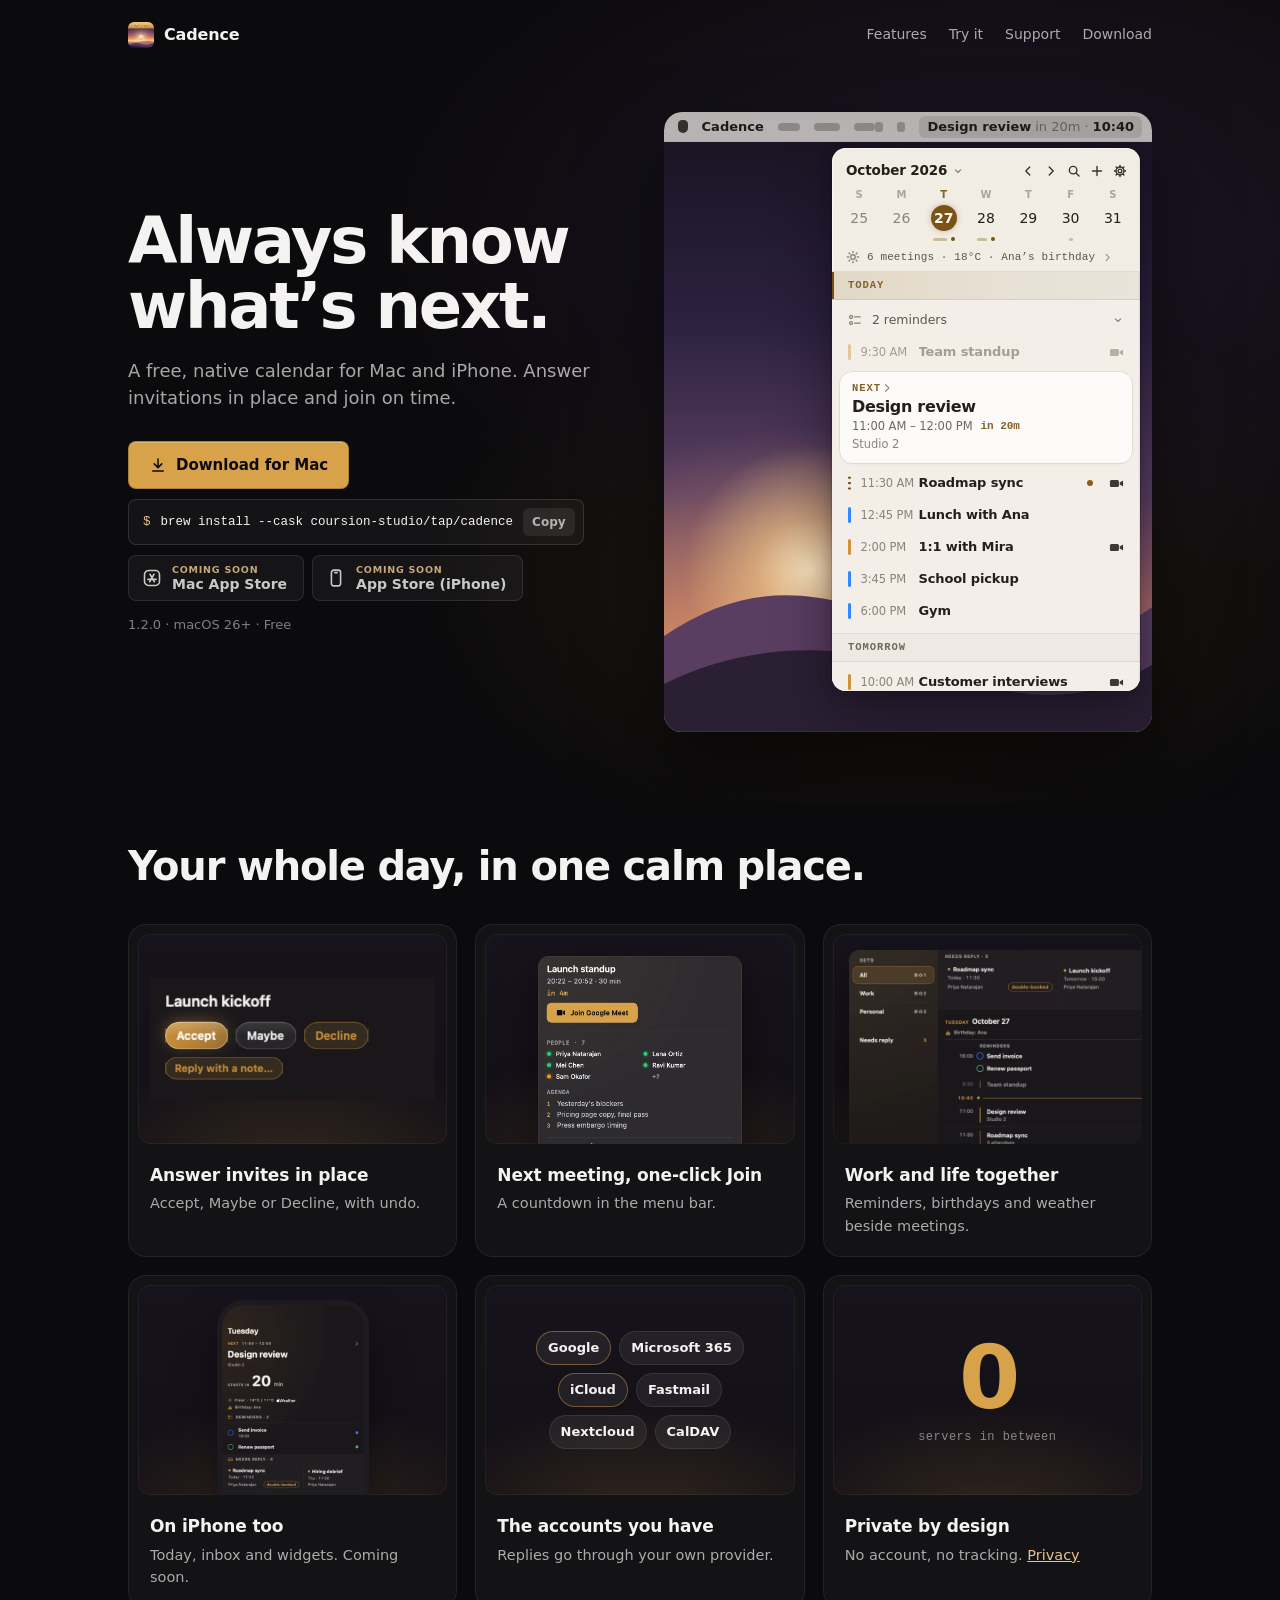
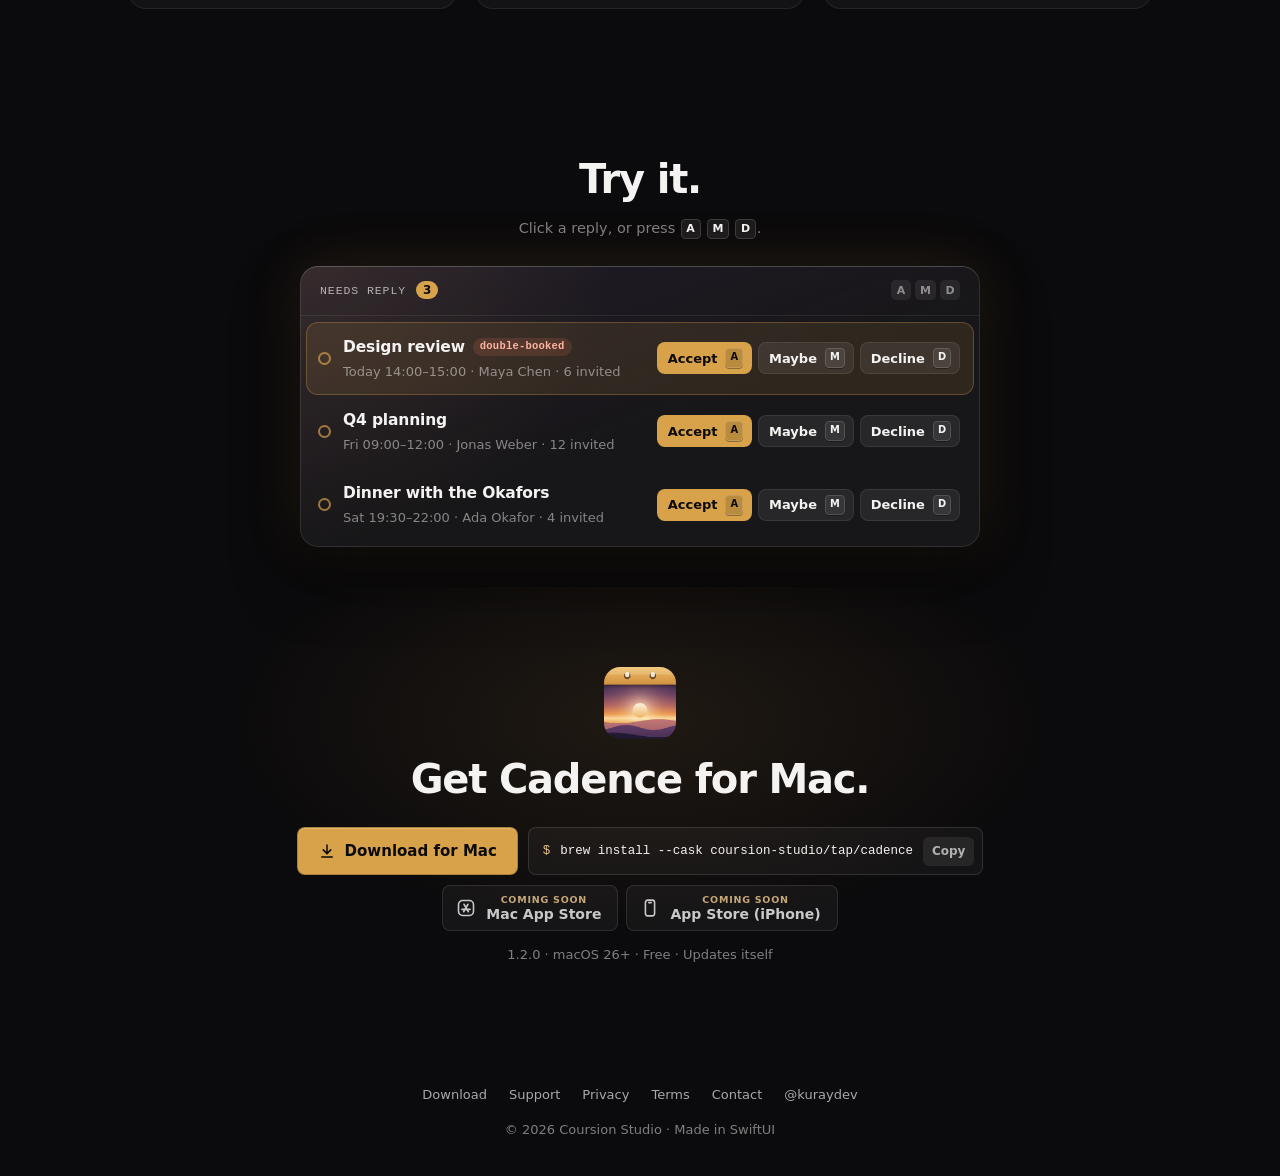
<file: index.html>
<!doctype html>
<html lang="en">
<head>
  <meta charset="utf-8" />
  <meta name="viewport" content="width=device-width, initial-scale=1" />
  <title>Cadence — Always know what’s next</title>
  <meta name="description" content="A free, native calendar for Mac and iPhone. Answer invitations in place, keep work and life in one view, and join every meeting on time." />
  <link rel="canonical" href="https://cadence.coursion.studio/" />
  <link rel="icon" type="image/png" href="favicon.png" />
  <link rel="apple-touch-icon" href="icon-256.png" />
  <link rel="stylesheet" href="stage.css?v=1d5ceac846" />
  <link rel="stylesheet" href="cadence.css?v=r3" />
  <link rel="stylesheet" href="panel.css?v=2" />
  <link rel="stylesheet" href="home.css?v=r3" />
  <meta property="og:type" content="website" />
  <meta property="og:url" content="https://cadence.coursion.studio/" />
  <meta property="og:title" content="Cadence — Always know what’s next" />
  <meta property="og:description" content="A free, native calendar for Mac and iPhone. Answer invitations in place and join every meeting on time." />
  <meta property="og:image" content="https://cadence.coursion.studio/shots/og.png?v=b6ed1aa1eb" />
  <meta property="og:image:width" content="1200" />
  <meta property="og:image:height" content="630" />
  <meta name="twitter:card" content="summary_large_image" />
  <meta name="twitter:title" content="Cadence — Always know what’s next" />
  <meta name="twitter:description" content="A free, native calendar for Mac and iPhone. Answer invitations in place and join every meeting on time." />
  <meta name="theme-color" content="#0B0A0C" />
  <script type="application/ld+json">
  {
    "@context": "https://schema.org",
    "@type": "SoftwareApplication",
    "name": "Cadence",
    "url": "https://cadence.coursion.studio/",
    "image": "https://cadence.coursion.studio/icon.png",
    "screenshot": "https://cadence.coursion.studio/shots/og.png",
    "applicationCategory": "ProductivityApplication",
    "operatingSystem": "macOS 26",
    "softwareVersion": "1.2.0",
    "downloadUrl": "https://github.com/Coursion-Studio/cadence-release/releases/latest/download/Cadence.dmg",
    "description": "A free, native calendar for Mac and iPhone. Answer invitations in place, keep work and life in one view, and join every meeting on time.",
    "offers": { "@type": "Offer", "price": "0", "priceCurrency": "USD" },
    "publisher": { "@type": "Organization", "name": "Coursion Studio" }
  }
  </script>
  <script>document.documentElement.classList.add("js");window.__rv=setTimeout(function(){document.documentElement.classList.add("reveal-all")},4000);</script>
  <script defer src="palettes.js?v=23e8e6f854"></script>
  <script>
    window.STAGE = { palette: "cadence" };
  </script>
  <script defer src="stage.js?v=bda7026e0e"></script>
  <script defer src="cadence.js?v=r3"></script>
  <script defer src="panel.js?v=2"></script>
</head>
<body>
  <a class="skip" href="#features">Skip to the features</a>

  <header class="hero reveal">
    <div class="container">
      <nav class="top" aria-label="Main">
        <a class="brand" href="./"><img src="icon-256.png" alt="" width="26" height="26" /><span>Cadence</span></a>
        <div class="links">
          <a href="#features">Features</a>
          <a href="#try">Try it</a>
          <a href="support.html">Support</a>
          <a class="keep" href="#download">Download</a>
        </div>
      </nav>

      <div class="hero-grid">
        <div class="hero-text">
          <h1 class="rise">Always know what’s&nbsp;next.</h1>
          <p class="sub rise" style="--d:.06s">A free, native calendar for Mac and iPhone. Answer invitations in place and join on time.</p>
          <div class="dl-row rise" style="--d:.12s">
            <a class="btn primary dl" href="https://github.com/Coursion-Studio/cadence-release/releases/latest/download/Cadence.dmg"><svg viewBox="0 0 24 24" fill="none" stroke="currentColor" stroke-width="2" stroke-linecap="round" stroke-linejoin="round" aria-hidden="true"><path d="M12 4v11M7 10.5l5 5 5-5M5 20h14"/></svg>Download for Mac</a>
            <button type="button" class="brew" data-cmd="brew install --cask coursion-studio/tap/cadence" aria-label="Copy the Homebrew install command"><span class="brew-pr" aria-hidden="true">$</span><code>brew install --cask coursion-studio/tap/cadence</code><span class="brew-state" aria-live="polite">Copy</span></button>
          </div>
          <div class="rise" style="--d:.14s"><div class="store-row"><a class="btn outline store" data-store="mac" aria-disabled="true" role="link" aria-label="Mac App Store, coming soon"><svg viewBox="0 0 24 24" fill="none" stroke="currentColor" stroke-width="1.9" stroke-linecap="round" stroke-linejoin="round" aria-hidden="true"><rect x="3" y="3" width="18" height="18" rx="5"/><path d="M9.6 7.5 14.8 16.5M14.4 7.5 9.2 16.5M7 13.6h10"/></svg><span class="st-tx"><small class="soon">Coming soon</small><span>Mac App Store</span></span></a><a class="btn outline store" data-store="iphone" aria-disabled="true" role="link" aria-label="App Store for iPhone, coming soon"><svg viewBox="0 0 24 24" fill="none" stroke="currentColor" stroke-width="1.9" stroke-linecap="round" stroke-linejoin="round" aria-hidden="true"><rect x="6.5" y="2.5" width="11" height="19" rx="2.8"/><path d="M10.5 5.5h3"/></svg><span class="st-tx"><small class="soon">Coming soon</small><span>App Store (iPhone)</span></span></a></div></div>
          <p class="dl-meta rise" style="--d:.16s">1.2.0 · macOS 26+ · Free</p>
        </div>

        <div class="hd rise" style="--d:.1s" role="group" aria-label="A working copy of the Cadence menu bar panel. Click a day, an event or the menu bar item.">
          <div class="hd-wall" aria-hidden="true">
            <svg class="hd-hills" viewBox="0 0 800 220" preserveAspectRatio="none"><path class="hl1" d="M0 120 C140 60 260 70 400 110 S660 150 800 90 V220 H0z"/><path class="hl2" d="M0 170 C160 120 320 130 460 160 S700 190 800 150 V220 H0z"/></svg>
          </div>
          <div class="hd-bar">
            <span class="hd-bar-l" aria-hidden="true"><i class="hd-apple"></i><b>Cadence</b><i style="width:26px"></i><i style="width:30px"></i><i style="width:24px"></i></span>
            <span class="hd-bar-r">
              <i class="hd-ico" aria-hidden="true"></i><i class="hd-ico" aria-hidden="true"></i>
              <button type="button" class="hd-item on" aria-expanded="true" aria-label="Design review in 20 minutes. Show or hide the panel.">
                <b>Design review</b> <span class="hd-in">in <span class="rl" data-roll="left"><span>20</span></span>m</span> <span class="hd-sep">·</span> <b>10:4<span class="rl" data-roll="min"><span>0</span></span></b>
              </button>
            </span>
          </div>
          <div class="hd-drop">
            <div class="pn" tabindex="-1" aria-label="Cadence panel">
              <div class="pn-pages">
                <div class="pn-main">
                  <div class="pn-top">
                    <div class="pn-head">
                      <button type="button" class="pn-month">October 2026<svg class="ic" viewBox="0 0 16 16" aria-hidden="true"><path d="M4.5 6.5 8 10l3.5-3.5"/></svg></button>
                      <button type="button" class="pn-todaypill" data-act="today" hidden>Today</button>
                      <span class="pn-tools">
                        <button type="button" data-act="prev" aria-label="Previous day"><svg class="ic" viewBox="0 0 16 16" aria-hidden="true"><path d="M10 3.5 5.5 8l4.5 4.5"/></svg></button>
                        <button type="button" data-act="next" aria-label="Next day"><svg class="ic" viewBox="0 0 16 16" aria-hidden="true"><path d="M6 3.5 10.5 8 6 12.5"/></svg></button>
                        <button type="button" aria-label="Search"><svg class="ic" viewBox="0 0 16 16" aria-hidden="true"><circle cx="7" cy="7" r="4.3"/><path d="m10.3 10.3 3.4 3.4"/></svg></button>
                        <button type="button" aria-label="New event"><svg class="ic" viewBox="0 0 16 16" aria-hidden="true"><path d="M8 2.8v10.4M2.8 8h10.4"/></svg></button>
                        <button type="button" aria-label="Settings"><svg class="ic" viewBox="0 0 16 16" aria-hidden="true"><circle cx="8" cy="8" r="2.1"/><circle cx="8" cy="8" r="4.6"/><path d="M8 1.6v1.8M8 12.6v1.8M1.6 8h1.8M12.6 8h1.8M3.5 3.5l1.3 1.3M11.2 11.2l1.3 1.3M3.5 12.5l1.3-1.3M11.2 4.8l1.3-1.3"/></svg></button>
                      </span>
                    </div>
                    <div class="pn-strip"></div>
                    <button type="button" class="pn-ctx"></button>
                  </div>
                  <div class="pn-agenda"><div class="pn-agenda-in"></div></div>
                </div>
                <div class="pn-sub"></div>
              </div>
            </div>
          </div>
        </div>
      </div>
    </div>
  </header>

  <main>
    <section id="features" class="ft-sec reveal" aria-labelledby="features-title">
      <div class="container">
        <h2 id="features-title" class="rise">Your whole day, in one calm place.</h2>
        <ul class="ft-grid">
          <li class="ft rise">
            <div class="ft-art ft-art-reply"><img src="shots/reply.webp" width="900" height="390" loading="lazy" alt="Accept, Maybe and Decline buttons under Launch kickoff, with Reply with a note." /></div>
            <h3>Answer invites in place</h3>
            <p>Accept, Maybe or Decline, with undo.</p>
          </li>
          <li class="ft rise" style="--d:.04s">
            <div class="ft-art ft-art-prep"><img src="shots/prep-card.webp?v=d54884dc61" width="719" height="949" loading="lazy" alt="The pre-meeting card with a Join Google Meet button and who is coming." /></div>
            <h3>Next meeting, one-click Join</h3>
            <p>A countdown in the menu bar.</p>
          </li>
          <li class="ft rise" style="--d:.08s">
            <div class="ft-art ft-art-life"><img src="shots/agenda.webp?v=cd857073a3" width="1600" height="1000" loading="lazy" alt="The agenda with reminders beside the day’s meetings." /></div>
            <h3>Work and life together</h3>
            <p>Reminders, birthdays and weather beside meetings.</p>
          </li>
          <li class="ft rise">
            <div class="ft-art ft-art-phone"><img src="shots/iphone-inbox.webp?v=ce338b55f8" width="400" height="870" loading="lazy" alt="Cadence’s Today screen on iPhone." /></div>
            <h3>On iPhone too</h3>
            <p>Today, inbox and widgets. Coming soon.</p>
          </li>
          <li class="ft rise" style="--d:.04s">
            <div class="ft-art ft-art-acc" aria-hidden="true">
              <span>Google</span><span>Microsoft 365</span><span>iCloud</span><span>Fastmail</span><span>Nextcloud</span><span>CalDAV</span>
            </div>
            <h3>The accounts you have</h3>
            <p>Replies go through your own provider.</p>
          </li>
          <li class="ft rise" style="--d:.08s">
            <div class="ft-art ft-art-priv" aria-hidden="true"><b>0</b><span>servers in between</span></div>
            <h3>Private by design</h3>
            <p>No account, no tracking. <a href="privacy.html">Privacy</a></p>
          </li>
        </ul>
      </div>
    </section>

    <section id="try" class="sec reveal" data-stage="inbox" aria-labelledby="inbox-title">
      <div class="container">
        <div class="sec-head center">
          <h2 id="inbox-title" class="rise">Try it.</h2>
          <p class="hint rise" style="--d:.06s">Click a reply, or press <span class="combo"><kbd>A</kbd> <kbd>M</kbd> <kbd>D</kbd></span>.</p>
        </div>
        <div class="ibx rise" role="group" aria-label="A demo invitation inbox">
          <div class="ibx-head">
            <span class="ibx-label">Needs reply</span>
            <span class="ibx-count" aria-live="polite">3</span>
            <span class="ibx-keys" aria-hidden="true"><kbd>A</kbd><kbd>M</kbd><kbd>D</kbd></span>
          </div>
          <ul class="ibx-list" role="listbox" aria-label="Invitations"></ul>
          <div class="ibx-done">
            <p>All answered.</p>
            <button type="button" class="ibx-reset">Bring them back</button>
          </div>
        </div>
      </div>
    </section>

    <section id="download" class="get-band reveal" aria-labelledby="dl-title">
      <div class="container">
        <img class="get-icon rise" src="icon-256.png" alt="" width="72" height="72" loading="lazy" />
        <h2 id="dl-title" class="rise" style="--d:.04s">Get Cadence for Mac.</h2>
        <div class="dl-row rise" style="--d:.08s">
          <a class="btn primary dl" href="https://github.com/Coursion-Studio/cadence-release/releases/latest/download/Cadence.dmg"><svg viewBox="0 0 24 24" fill="none" stroke="currentColor" stroke-width="2" stroke-linecap="round" stroke-linejoin="round" aria-hidden="true"><path d="M12 4v11M7 10.5l5 5 5-5M5 20h14"/></svg>Download for Mac</a>
          <button type="button" class="brew" data-cmd="brew install --cask coursion-studio/tap/cadence" aria-label="Copy the Homebrew install command"><span class="brew-pr" aria-hidden="true">$</span><code>brew install --cask coursion-studio/tap/cadence</code><span class="brew-state" aria-live="polite">Copy</span></button>
        </div>
        <div class="rise" style="--d:.1s"><div class="store-row center"><a class="btn outline store" data-store="mac" aria-disabled="true" role="link" aria-label="Mac App Store, coming soon"><svg viewBox="0 0 24 24" fill="none" stroke="currentColor" stroke-width="1.9" stroke-linecap="round" stroke-linejoin="round" aria-hidden="true"><rect x="3" y="3" width="18" height="18" rx="5"/><path d="M9.6 7.5 14.8 16.5M14.4 7.5 9.2 16.5M7 13.6h10"/></svg><span class="st-tx"><small class="soon">Coming soon</small><span>Mac App Store</span></span></a><a class="btn outline store" data-store="iphone" aria-disabled="true" role="link" aria-label="App Store for iPhone, coming soon"><svg viewBox="0 0 24 24" fill="none" stroke="currentColor" stroke-width="1.9" stroke-linecap="round" stroke-linejoin="round" aria-hidden="true"><rect x="6.5" y="2.5" width="11" height="19" rx="2.8"/><path d="M10.5 5.5h3"/></svg><span class="st-tx"><small class="soon">Coming soon</small><span>App Store (iPhone)</span></span></a></div></div>
        <p class="dl-meta rise" style="--d:.12s">1.2.0 · macOS 26+ · Free · Updates itself</p>
      </div>
    </section>
  </main>

  <div class="container">
    <footer>
      <div class="links">
        <a href="#download">Download</a>
        <a href="support.html">Support</a>
        <a href="privacy.html">Privacy</a>
        <a href="terms.html">Terms</a>
        <a href="mailto:support@coursion.studio">Contact</a>
        <a href="https://x.com/kuraydev" target="_blank" rel="noopener">@kuraydev</a>
      </div>
      <div>© 2026 Coursion Studio · Made in SwiftUI</div>
    </footer>
  </div>
</body>
</html>
</file>
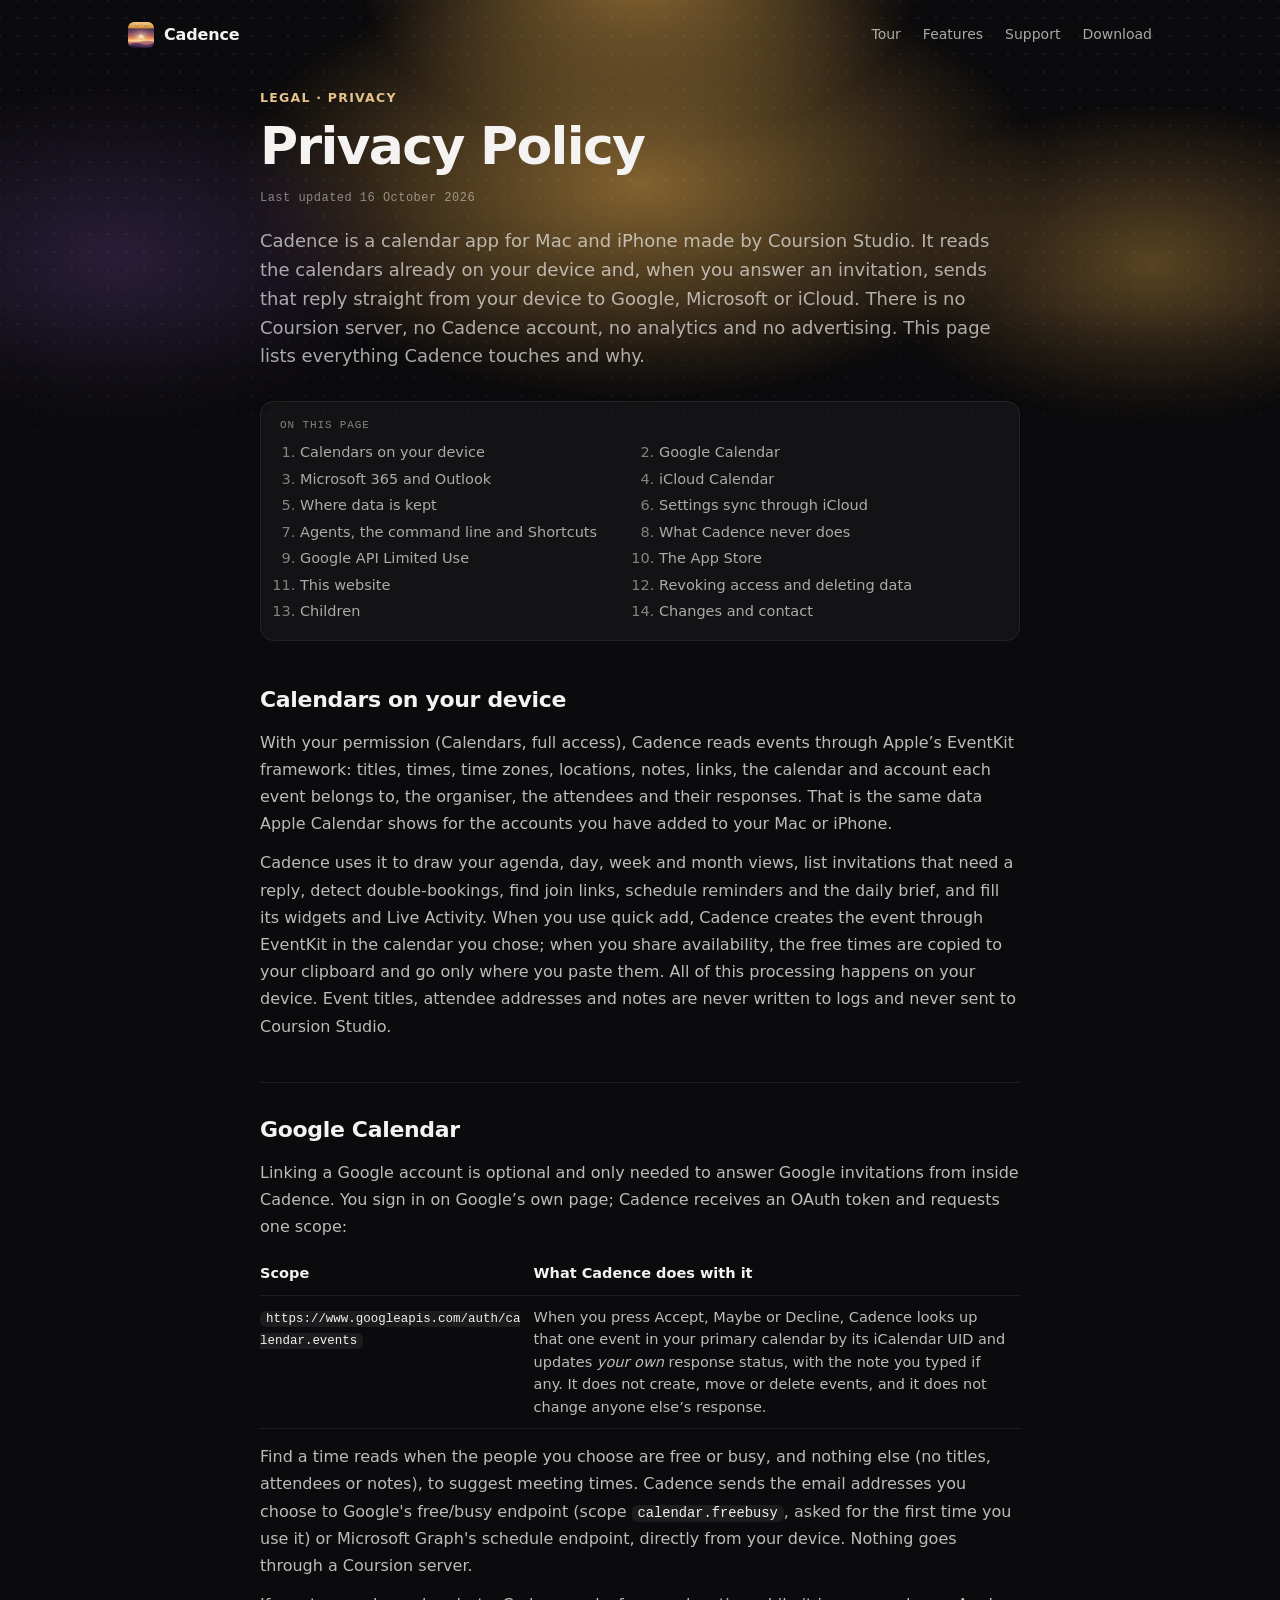
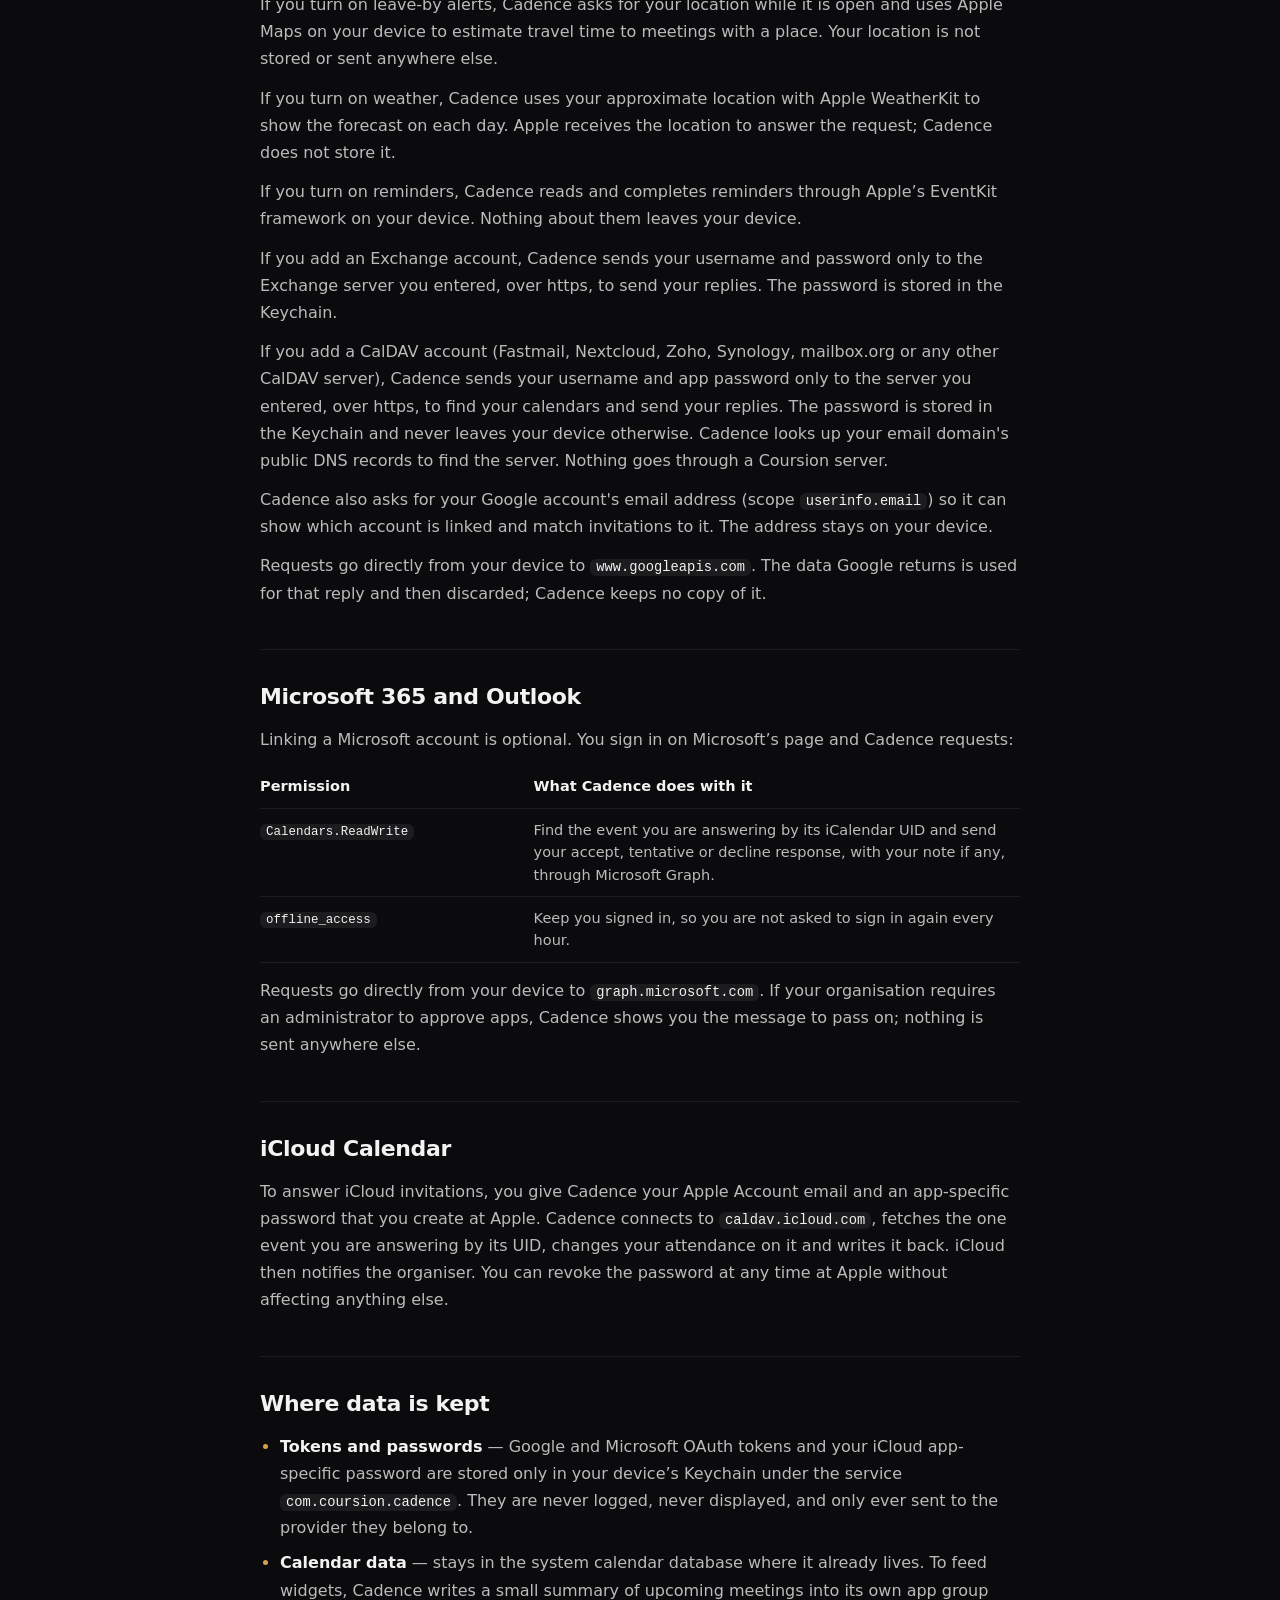
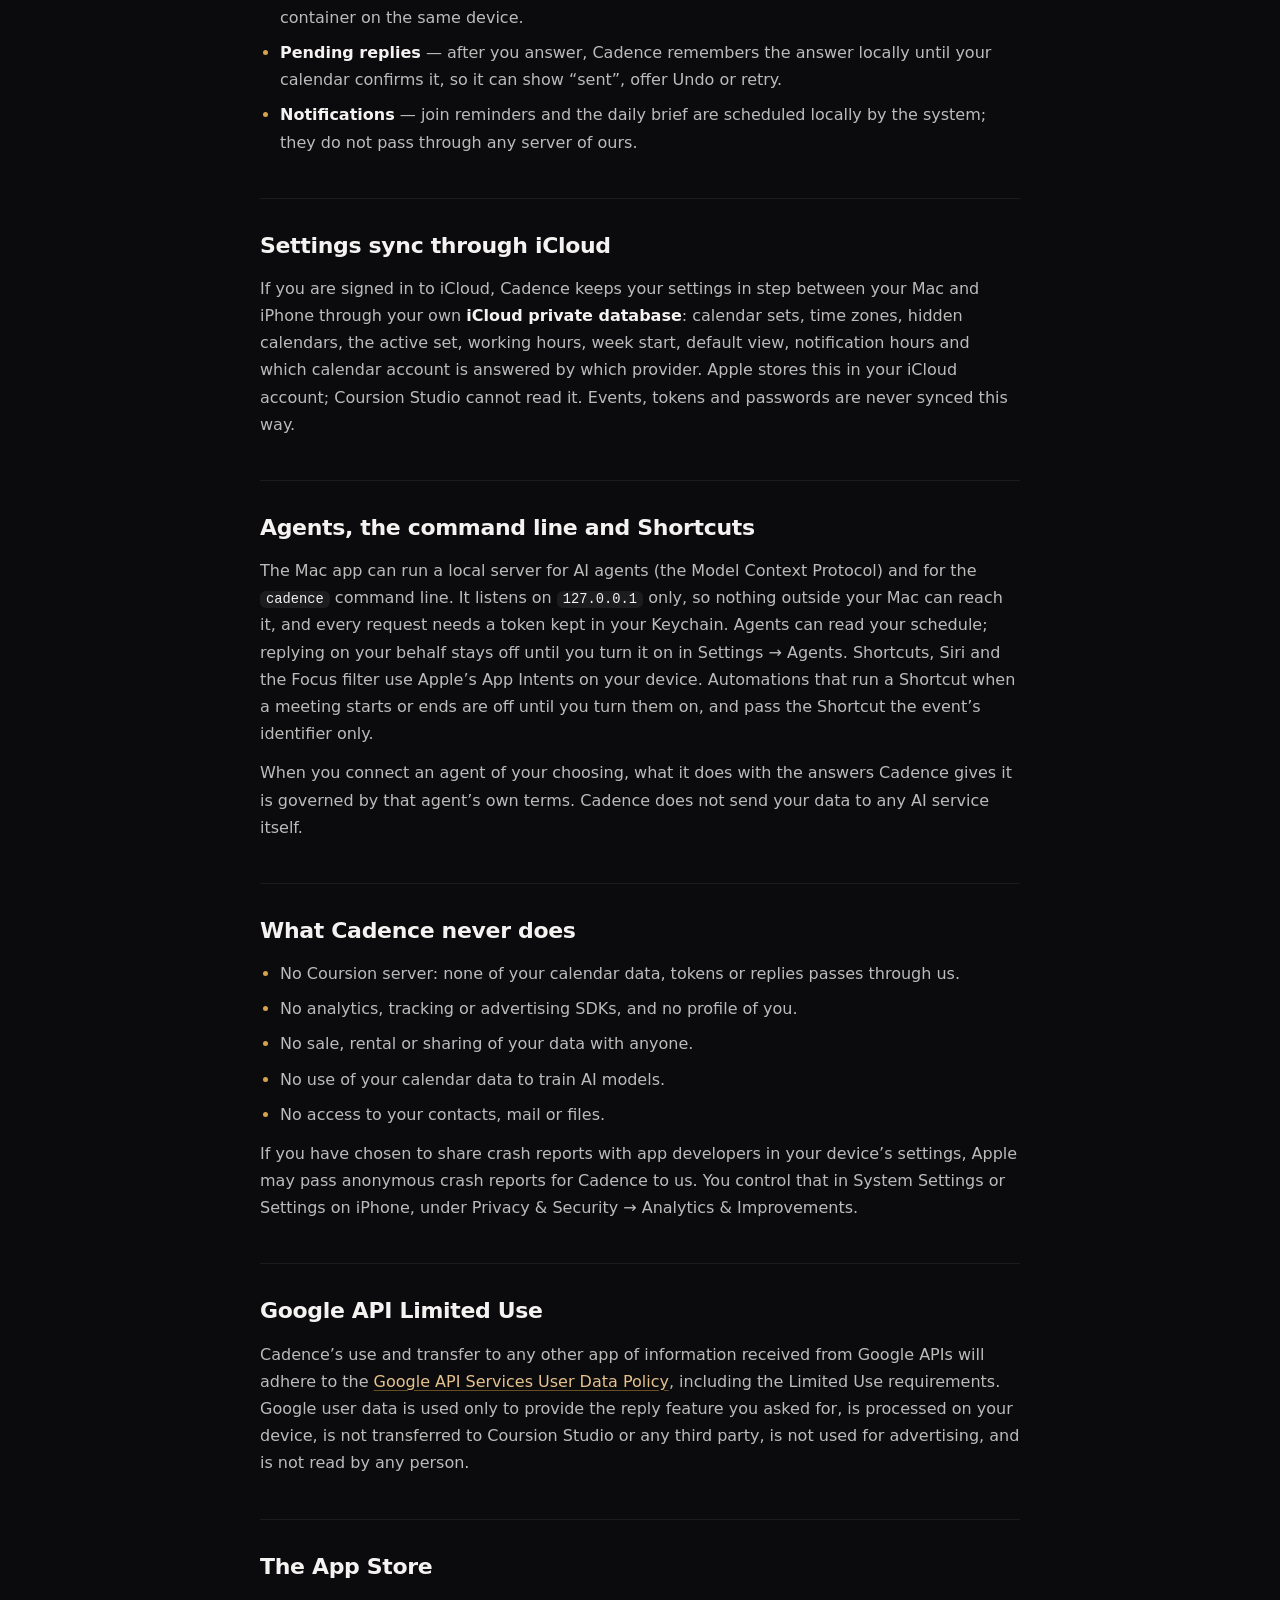
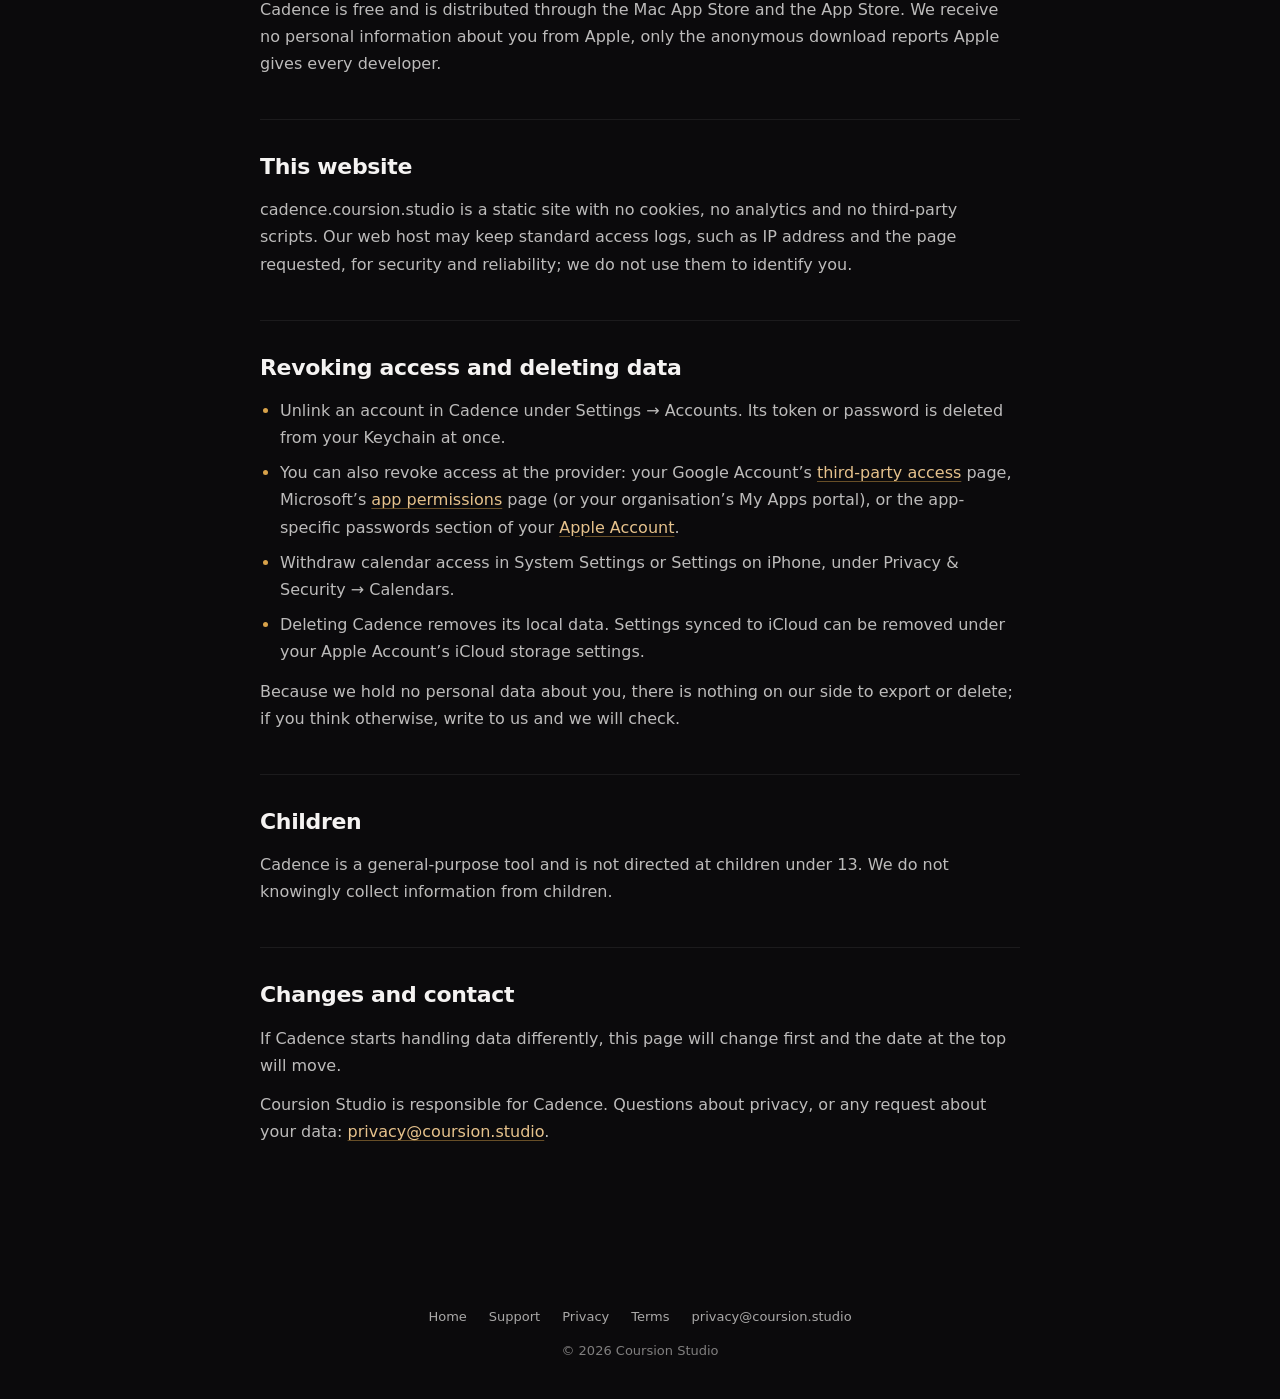
<file: privacy.html>
<!doctype html>
<html lang="en">
<head>
  <meta charset="utf-8" />
  <meta name="viewport" content="width=device-width, initial-scale=1" />
  <title>Privacy Policy — Cadence</title>
  <meta name="description" content="What Cadence accesses, why, and where it goes: on your device, to your own calendar provider, and nowhere else." />
  <link rel="canonical" href="https://cadence.coursion.studio/privacy.html" />
  <link rel="icon" type="image/png" href="favicon.png" />
  <link rel="apple-touch-icon" href="icon-256.png" />
  <link rel="stylesheet" href="stage.css?v=1d5ceac846" />
  <link rel="stylesheet" href="cadence.css?v=c683698096" />
  <meta name="theme-color" content="#0B0A0C" />
  <script>document.documentElement.classList.add("js");window.__rv=setTimeout(function(){document.documentElement.classList.add("reveal-all")},4000);</script>
  <script defer src="palettes.js?v=23e8e6f854"></script>
  <script>window.STAGE = { palette: "cadence" };</script>
  <script defer src="stage.js?v=bda7026e0e"></script>
</head>
<body>
  <a class="skip" href="#main">Skip to content</a>
  <div class="legal-wrap">
    <div class="mesh" aria-hidden="true"><i class="m1"></i><i class="m2"></i><i class="m3"></i><i class="m4"></i></div>
    <div class="container">
      <nav class="top" aria-label="Main">
        <a class="brand" href="./"><img src="icon-256.png" alt="" width="26" height="26" /><span>Cadence</span></a>
        <div class="links">
          <a href="./#inbox">Tour</a>
          <a href="./#features">Features</a>
          <a href="support.html">Support</a>
          <a class="keep" href="./#download">Download</a>
        </div>
      </nav>

      <main id="main" class="legal">
        <div class="legal-head">
          <p class="eyebrow">Legal · Privacy</p>
          <h1>Privacy Policy</h1>
          <span class="updated">Last updated 16 October 2026</span>
          <p class="lede">Cadence is a calendar app for Mac and iPhone made by Coursion Studio. It reads the calendars already on your device and, when you answer an invitation, sends that reply straight from your device to Google, Microsoft or iCloud. There is no Coursion server, no Cadence account, no analytics and no advertising. This page lists everything Cadence touches and why.</p>
        </div>

        <nav class="legal-toc" aria-label="On this page">
          <h2>On this page</h2>
          <ol>
            <li><a href="#calendars">Calendars on your device</a></li>
            <li><a href="#google">Google Calendar</a></li>
            <li><a href="#microsoft">Microsoft 365 and Outlook</a></li>
            <li><a href="#icloud">iCloud Calendar</a></li>
            <li><a href="#storage">Where data is kept</a></li>
            <li><a href="#icloud-sync">Settings sync through iCloud</a></li>
            <li><a href="#agents">Agents, the command line and Shortcuts</a></li>
            <li><a href="#none">What Cadence never does</a></li>
            <li><a href="#limited-use">Google API Limited Use</a></li>
            <li><a href="#app-store">The App Store</a></li>
            <li><a href="#website">This website</a></li>
            <li><a href="#control">Revoking access and deleting data</a></li>
            <li><a href="#children">Children</a></li>
            <li><a href="#changes">Changes and contact</a></li>
          </ol>
        </nav>

        <div class="legal-copy">
          <section>
            <h2 id="calendars">Calendars on your device</h2>
            <p>With your permission (Calendars, full access), Cadence reads events through Apple’s EventKit framework: titles, times, time zones, locations, notes, links, the calendar and account each event belongs to, the organiser, the attendees and their responses. That is the same data Apple Calendar shows for the accounts you have added to your Mac or iPhone.</p>
            <p>Cadence uses it to draw your agenda, day, week and month views, list invitations that need a reply, detect double-bookings, find join links, schedule reminders and the daily brief, and fill its widgets and Live Activity. When you use quick add, Cadence creates the event through EventKit in the calendar you chose; when you share availability, the free times are copied to your clipboard and go only where you paste them. All of this processing happens on your device. Event titles, attendee addresses and notes are never written to logs and never sent to Coursion Studio.</p>
          </section>

          <section>
            <h2 id="google">Google Calendar</h2>
            <p>Linking a Google account is optional and only needed to answer Google invitations from inside Cadence. You sign in on Google’s own page; Cadence receives an OAuth token and requests one scope:</p>
            <table>
              <tr><th>Scope</th><th>What Cadence does with it</th></tr>
              <tr><td><code>https://www.googleapis.com/auth/calendar.events</code></td><td>When you press Accept, Maybe or Decline, Cadence looks up that one event in your primary calendar by its iCalendar UID and updates <em>your own</em> response status, with the note you typed if any. It does not create, move or delete events, and it does not change anyone else’s response.</td></tr>
            </table>
            <p>Find a time reads when the people you choose are free or busy, and nothing else (no titles, attendees or notes), to suggest meeting times. Cadence sends the email addresses you choose to Google's free/busy endpoint (scope <code>calendar.freebusy</code>, asked for the first time you use it) or Microsoft Graph's schedule endpoint, directly from your device. Nothing goes through a Coursion server.</p>
            <p>If you turn on leave-by alerts, Cadence asks for your location while it is open and uses Apple Maps on your device to estimate travel time to meetings with a place. Your location is not stored or sent anywhere else.</p>
            <p>If you turn on weather, Cadence uses your approximate location with Apple WeatherKit to show the forecast on each day. Apple receives the location to answer the request; Cadence does not store it.</p>
            <p>If you turn on reminders, Cadence reads and completes reminders through Apple’s EventKit framework on your device. Nothing about them leaves your device.</p>
            <p>If you add an Exchange account, Cadence sends your username and password only to the Exchange server you entered, over https, to send your replies. The password is stored in the Keychain.</p>
            <p>If you add a CalDAV account (Fastmail, Nextcloud, Zoho, Synology, mailbox.org or any other CalDAV server), Cadence sends your username and app password only to the server you entered, over https, to find your calendars and send your replies. The password is stored in the Keychain and never leaves your device otherwise. Cadence looks up your email domain's public DNS records to find the server. Nothing goes through a Coursion server.</p>
            <p>Cadence also asks for your Google account's email address (scope <code>userinfo.email</code>) so it can show which account is linked and match invitations to it. The address stays on your device.</p>
            <p>Requests go directly from your device to <code>www.googleapis.com</code>. The data Google returns is used for that reply and then discarded; Cadence keeps no copy of it.</p>
          </section>

          <section>
            <h2 id="microsoft">Microsoft 365 and Outlook</h2>
            <p>Linking a Microsoft account is optional. You sign in on Microsoft’s page and Cadence requests:</p>
            <table>
              <tr><th>Permission</th><th>What Cadence does with it</th></tr>
              <tr><td><code>Calendars.ReadWrite</code></td><td>Find the event you are answering by its iCalendar UID and send your accept, tentative or decline response, with your note if any, through Microsoft Graph.</td></tr>
              <tr><td><code>offline_access</code></td><td>Keep you signed in, so you are not asked to sign in again every hour.</td></tr>
            </table>
            <p>Requests go directly from your device to <code>graph.microsoft.com</code>. If your organisation requires an administrator to approve apps, Cadence shows you the message to pass on; nothing is sent anywhere else.</p>
          </section>

          <section>
            <h2 id="icloud">iCloud Calendar</h2>
            <p>To answer iCloud invitations, you give Cadence your Apple Account email and an app-specific password that you create at Apple. Cadence connects to <code>caldav.icloud.com</code>, fetches the one event you are answering by its UID, changes your attendance on it and writes it back. iCloud then notifies the organiser. You can revoke the password at any time at Apple without affecting anything else.</p>
          </section>

          <section>
            <h2 id="storage">Where data is kept</h2>
            <ul>
              <li><strong>Tokens and passwords</strong> — Google and Microsoft OAuth tokens and your iCloud app-specific password are stored only in your device’s Keychain under the service <code>com.coursion.cadence</code>. They are never logged, never displayed, and only ever sent to the provider they belong to.</li>
              <li><strong>Calendar data</strong> — stays in the system calendar database where it already lives. To feed widgets, Cadence writes a small summary of upcoming meetings into its own app group container on the same device.</li>
              <li><strong>Pending replies</strong> — after you answer, Cadence remembers the answer locally until your calendar confirms it, so it can show “sent”, offer Undo or retry.</li>
              <li><strong>Notifications</strong> — join reminders and the daily brief are scheduled locally by the system; they do not pass through any server of ours.</li>
            </ul>
          </section>

          <section>
            <h2 id="icloud-sync">Settings sync through iCloud</h2>
            <p>If you are signed in to iCloud, Cadence keeps your settings in step between your Mac and iPhone through your own <strong>iCloud private database</strong>: calendar sets, time zones, hidden calendars, the active set, working hours, week start, default view, notification hours and which calendar account is answered by which provider. Apple stores this in your iCloud account; Coursion Studio cannot read it. Events, tokens and passwords are never synced this way.</p>
          </section>

          <section>
            <h2 id="agents">Agents, the command line and Shortcuts</h2>
            <p>The Mac app can run a local server for AI agents (the Model Context Protocol) and for the <code>cadence</code> command line. It listens on <code>127.0.0.1</code> only, so nothing outside your Mac can reach it, and every request needs a token kept in your Keychain. Agents can read your schedule; replying on your behalf stays off until you turn it on in Settings → Agents. Shortcuts, Siri and the Focus filter use Apple’s App Intents on your device. Automations that run a Shortcut when a meeting starts or ends are off until you turn them on, and pass the Shortcut the event’s identifier only.</p>
            <p>When you connect an agent of your choosing, what it does with the answers Cadence gives it is governed by that agent’s own terms. Cadence does not send your data to any AI service itself.</p>
          </section>

          <section>
            <h2 id="none">What Cadence never does</h2>
            <ul>
              <li>No Coursion server: none of your calendar data, tokens or replies passes through us.</li>
              <li>No analytics, tracking or advertising SDKs, and no profile of you.</li>
              <li>No sale, rental or sharing of your data with anyone.</li>
              <li>No use of your calendar data to train AI models.</li>
              <li>No access to your contacts, mail or files.</li>
            </ul>
            <p>If you have chosen to share crash reports with app developers in your device’s settings, Apple may pass anonymous crash reports for Cadence to us. You control that in System Settings or Settings on iPhone, under Privacy &amp; Security → Analytics &amp; Improvements.</p>
          </section>

          <section>
            <h2 id="limited-use">Google API Limited Use</h2>
            <p>Cadence’s use and transfer to any other app of information received from Google APIs will adhere to the <a href="https://developers.google.com/terms/api-services-user-data-policy">Google API Services User Data Policy</a>, including the Limited Use requirements. Google user data is used only to provide the reply feature you asked for, is processed on your device, is not transferred to Coursion Studio or any third party, is not used for advertising, and is not read by any person.</p>
          </section>

          <section>
            <h2 id="app-store">The App Store</h2>
            <p>Cadence is free and is distributed through the Mac App Store and the App Store. We receive no personal information about you from Apple, only the anonymous download reports Apple gives every developer.</p>
          </section>

          <section>
            <h2 id="website">This website</h2>
            <p>cadence.coursion.studio is a static site with no cookies, no analytics and no third-party scripts. Our web host may keep standard access logs, such as IP address and the page requested, for security and reliability; we do not use them to identify you.</p>
          </section>

          <section>
            <h2 id="control">Revoking access and deleting data</h2>
            <ul>
              <li>Unlink an account in Cadence under Settings → Accounts. Its token or password is deleted from your Keychain at once.</li>
              <li>You can also revoke access at the provider: your Google Account’s <a href="https://myaccount.google.com/permissions">third-party access</a> page, Microsoft’s <a href="https://account.live.com/consent/Manage">app permissions</a> page (or your organisation’s My Apps portal), or the app-specific passwords section of your <a href="https://account.apple.com">Apple Account</a>.</li>
              <li>Withdraw calendar access in System Settings or Settings on iPhone, under Privacy &amp; Security → Calendars.</li>
              <li>Deleting Cadence removes its local data. Settings synced to iCloud can be removed under your Apple Account’s iCloud storage settings.</li>
            </ul>
            <p>Because we hold no personal data about you, there is nothing on our side to export or delete; if you think otherwise, write to us and we will check.</p>
          </section>

          <section>
            <h2 id="children">Children</h2>
            <p>Cadence is a general-purpose tool and is not directed at children under 13. We do not knowingly collect information from children.</p>
          </section>

          <section>
            <h2 id="changes">Changes and contact</h2>
            <p>If Cadence starts handling data differently, this page will change first and the date at the top will move.</p>
            <p>Coursion Studio is responsible for Cadence. Questions about privacy, or any request about your data: <a href="mailto:privacy@coursion.studio">privacy@coursion.studio</a>.</p>
          </section>
        </div>
      </main>
    </div>
  </div>

  <div class="container">
    <footer>
      <div class="links">
        <a href="./">Home</a>
        <a href="support.html">Support</a>
        <a href="privacy.html" aria-current="page">Privacy</a>
        <a href="terms.html">Terms</a>
        <a href="mailto:privacy@coursion.studio">privacy@coursion.studio</a>
      </div>
      <div>© 2026 Coursion Studio</div>
    </footer>
  </div>
</body>
</html>
</file>
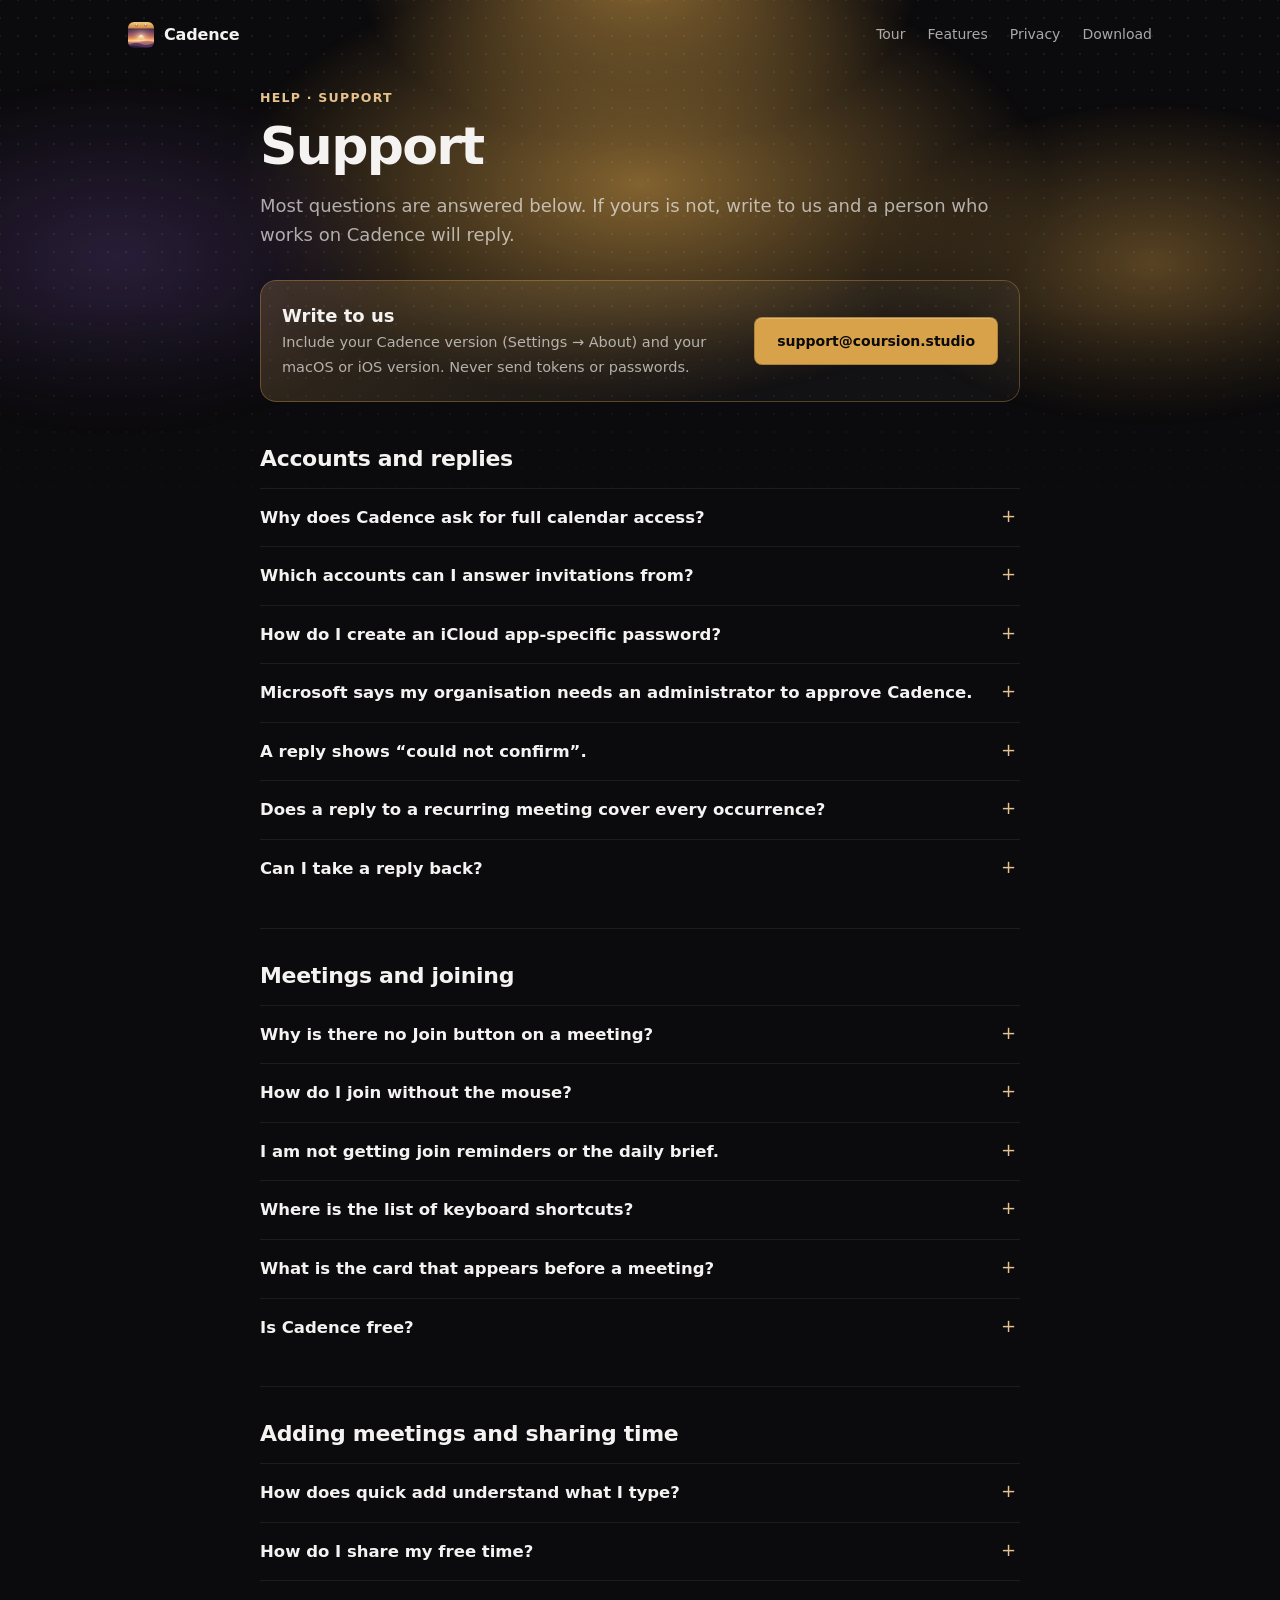
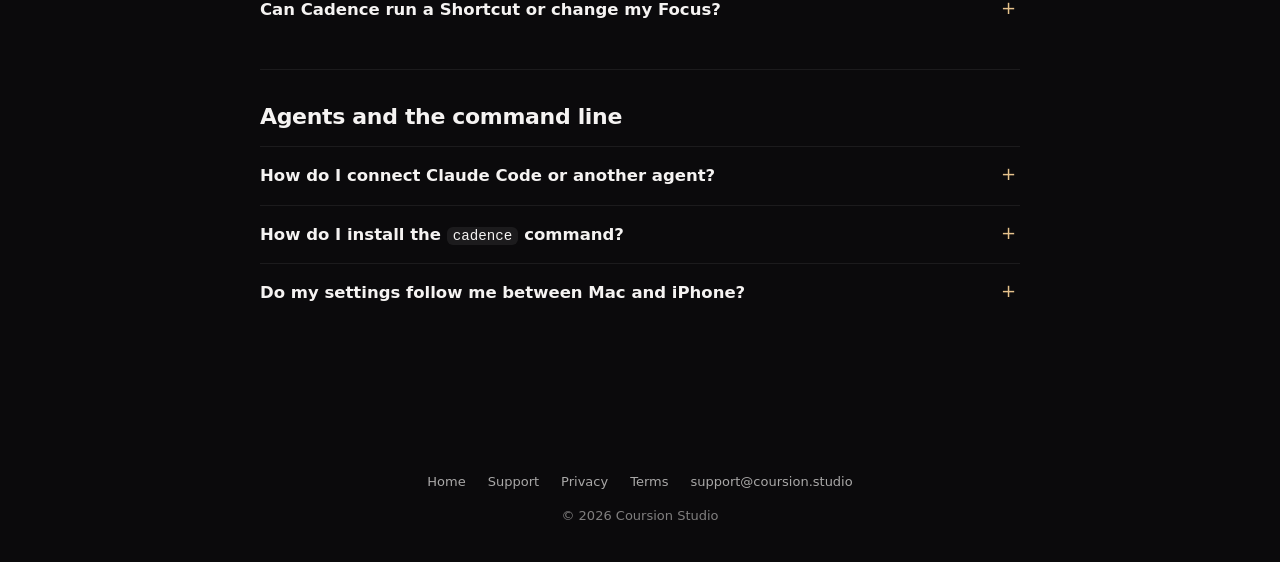
<file: support.html>
<!doctype html>
<html lang="en">
<head>
  <meta charset="utf-8" />
  <meta name="viewport" content="width=device-width, initial-scale=1" />
  <title>Support — Cadence</title>
  <meta name="description" content="Help with Cadence: linking accounts, replies, join links, agents and the command line." />
  <link rel="canonical" href="https://cadence.coursion.studio/support.html" />
  <link rel="icon" type="image/png" href="favicon.png" />
  <link rel="apple-touch-icon" href="icon-256.png" />
  <link rel="stylesheet" href="stage.css?v=1d5ceac846" />
  <link rel="stylesheet" href="cadence.css?v=c683698096" />
  <meta name="theme-color" content="#0B0A0C" />
  <script>document.documentElement.classList.add("js");window.__rv=setTimeout(function(){document.documentElement.classList.add("reveal-all")},4000);</script>
  <script defer src="palettes.js?v=23e8e6f854"></script>
  <script>window.STAGE = { palette: "cadence" };</script>
  <script defer src="stage.js?v=bda7026e0e"></script>
</head>
<body>
  <a class="skip" href="#main">Skip to content</a>
  <div class="legal-wrap">
    <div class="mesh" aria-hidden="true"><i class="m1"></i><i class="m2"></i><i class="m3"></i><i class="m4"></i></div>
    <div class="container">
      <nav class="top" aria-label="Main">
        <a class="brand" href="./"><img src="icon-256.png" alt="" width="26" height="26" /><span>Cadence</span></a>
        <div class="links">
          <a href="./#inbox">Tour</a>
          <a href="./#features">Features</a>
          <a href="privacy.html">Privacy</a>
          <a class="keep" href="./#download">Download</a>
        </div>
      </nav>

      <main id="main" class="legal">
        <div class="legal-head">
          <p class="eyebrow">Help · Support</p>
          <h1>Support</h1>
          <p class="lede">Most questions are answered below. If yours is not, write to us and a person who works on Cadence will reply.</p>
        </div>

        <div class="contact-card">
          <div><b>Write to us</b><span>Include your Cadence version (Settings → About) and your macOS or iOS version. Never send tokens or passwords.</span></div>
          <a class="btn primary" href="mailto:support@coursion.studio">support@coursion.studio</a>
        </div>

        <div class="legal-copy">
          <section class="faq">
            <h2 id="accounts">Accounts and replies</h2>
            <details>
              <summary>Why does Cadence ask for full calendar access?</summary>
              <p>Cadence shows the calendars already on your device, including attendees and their responses, and that needs full access. It reads them on your device only. See the <a href="privacy.html">privacy policy</a> for exactly what happens to the data.</p>
            </details>
            <details>
              <summary>Which accounts can I answer invitations from?</summary>
              <p>Google, Microsoft 365 or Outlook, and iCloud. Link them in Settings → Accounts, then check that each calendar account is mapped to the provider that answers for it. For an account Cadence cannot answer, the Mac offers Open in Calendar and the iPhone shows the system event sheet.</p>
            </details>
            <details>
              <summary>How do I create an iCloud app-specific password?</summary>
              <p>Sign in at <a href="https://account.apple.com">account.apple.com</a>, open Sign-In and Security → App-Specific Passwords, create one named Cadence and paste it into Settings → Accounts. You can revoke it there at any time.</p>
            </details>
            <details>
              <summary>Microsoft says my organisation needs an administrator to approve Cadence.</summary>
              <p>Some workplaces only allow apps an administrator has approved. Cadence shows the exact message to forward to your IT team; once they approve it, sign in again.</p>
            </details>
            <details>
              <summary>A reply shows “could not confirm”.</summary>
              <p>Cadence marks a reply as sent at once and waits for your calendar to confirm it. If no confirmation arrives within ten minutes, the row offers Retry. Check that you are online and that the account is still linked in Settings → Accounts.</p>
            </details>
            <details>
              <summary>Does a reply to a recurring meeting cover every occurrence?</summary>
              <p>Yes. In this version a reply answers the whole series.</p>
            </details>
            <details>
              <summary>Can I take a reply back?</summary>
              <p>Yes. Every reply waits ten seconds before it is sent, with Undo next to it, so even your first answer to an invitation can be taken back. Quitting Cadence or leaving the app sends waiting replies at once. Replies made by agents and Siri are sent straight away.</p>
            </details>
          </section>

          <section class="faq">
            <h2 id="meetings">Meetings and joining</h2>
            <details>
              <summary>Why is there no Join button on a meeting?</summary>
              <p>Cadence looks for Zoom, Google Meet, Microsoft Teams, Webex and FaceTime links in the event’s link, location and notes. If the organiser put the link somewhere else, such as an attachment, there is nothing to join from.</p>
            </details>
            <details>
              <summary>How do I join without the mouse?</summary>
              <p>Tap the panel hotkey (<span class="combo"><kbd>⌃</kbd><kbd>⌥</kbd><kbd>F</kbd></span> unless you changed it) twice, double-click the menu bar countdown, press Return in the panel, or press J in the window. Double-clicking a meeting in the agenda, day or week view joins it too.</p>
            </details>
            <details>
              <summary>I am not getting join reminders or the daily brief.</summary>
              <p>Allow notifications for Cadence in System Settings or Settings on iPhone, then pick the reminder lead and brief hour in Settings → Notifications.</p>
            </details>
            <details>
              <summary>Where is the list of keyboard shortcuts?</summary>
              <p>Press <span class="combo"><kbd>⌘</kbd><kbd>/</kbd></span> on the Mac, or open Help → Keyboard Shortcuts. Help → Show Welcome Tour replays the tour.</p>
            </details>
            <details>
              <summary>What is the card that appears before a meeting?</summary>
              <p>In the five minutes before a meeting with people or a link, the menu bar panel leads with Join, who is coming and the agenda from the notes. To have it open by itself two minutes before, without taking focus, turn it on in Settings → Notifications.</p>
            </details>
            <details>
              <summary>Is Cadence free?</summary>
              <p>Yes. Cadence is free on Mac and iPhone, with no account and no subscription. Replies, join, conflicts, widgets and agents are all included.</p>
            </details>
          </section>

          <section class="faq">
            <h2 id="planning">Adding meetings and sharing time</h2>
            <details>
              <summary>How does quick add understand what I type?</summary>
              <p>Press <span class="combo"><kbd>⌘</kbd><kbd>N</kbd></span> or + in the toolbar on the Mac, or + on the iPhone’s Today tab, and type something like “Lunch with Ana tomorrow 1pm”. Cadence previews the date, time, link and calendar as you type and adds the event with Return. It understands repeats daily, on weekdays or weekly, and offers Undo for ten seconds. Pick the calendar it adds to in Settings → Calendars.</p>
            </details>
            <details>
              <summary>How do I share my free time?</summary>
              <p>Drag on empty time in the day or week view to select slots (hold <kbd>⌘</kbd> to add more), choose a time zone and press Copy. Suggest (<span class="combo"><kbd>⌘</kbd><kbd>⇧</kbd><kbd>A</kbd></span>) picks the next free half hours for you. On iPhone, use Share free time in the Calendar tab.</p>
            </details>
            <details>
              <summary>Can Cadence run a Shortcut or change my Focus?</summary>
              <p>Yes. Settings → Automations can run a Shortcut when a meeting starts and when it ends; both are off by default. The Cadence Focus filter switches the active calendar set during a Focus, can hide declined events, and restores the previous set when the Focus ends.</p>
            </details>
          </section>

          <section class="faq">
            <h2 id="agents">Agents and the command line</h2>
            <details>
              <summary>How do I connect Claude Code or another agent?</summary>
              <p>Open Settings → Agents on the Mac and copy the <code>claude mcp add</code> command, or the JSON snippet for other clients. The server only listens on your Mac. Agents can read your schedule; to let them reply, turn on replies from agents on the same page.</p>
            </details>
            <details>
              <summary>How do I install the <code>cadence</code> command?</summary>
              <p>Settings → Agents shows two ways to install it. Run <code>cadence status</code> to check it can reach the app.</p>
            </details>
            <details>
              <summary>Do my settings follow me between Mac and iPhone?</summary>
              <p>Yes, through your iCloud private database when you are signed in to iCloud: calendar sets, zones, hidden calendars, working hours and the rest. Tokens and passwords stay on each device, so link accounts on each one.</p>
            </details>
          </section>
        </div>
      </main>
    </div>
  </div>

  <div class="container">
    <footer>
      <div class="links">
        <a href="./">Home</a>
        <a href="support.html" aria-current="page">Support</a>
        <a href="privacy.html">Privacy</a>
        <a href="terms.html">Terms</a>
        <a href="mailto:support@coursion.studio">support@coursion.studio</a>
      </div>
      <div>© 2026 Coursion Studio</div>
    </footer>
  </div>
</body>
</html>
</file>
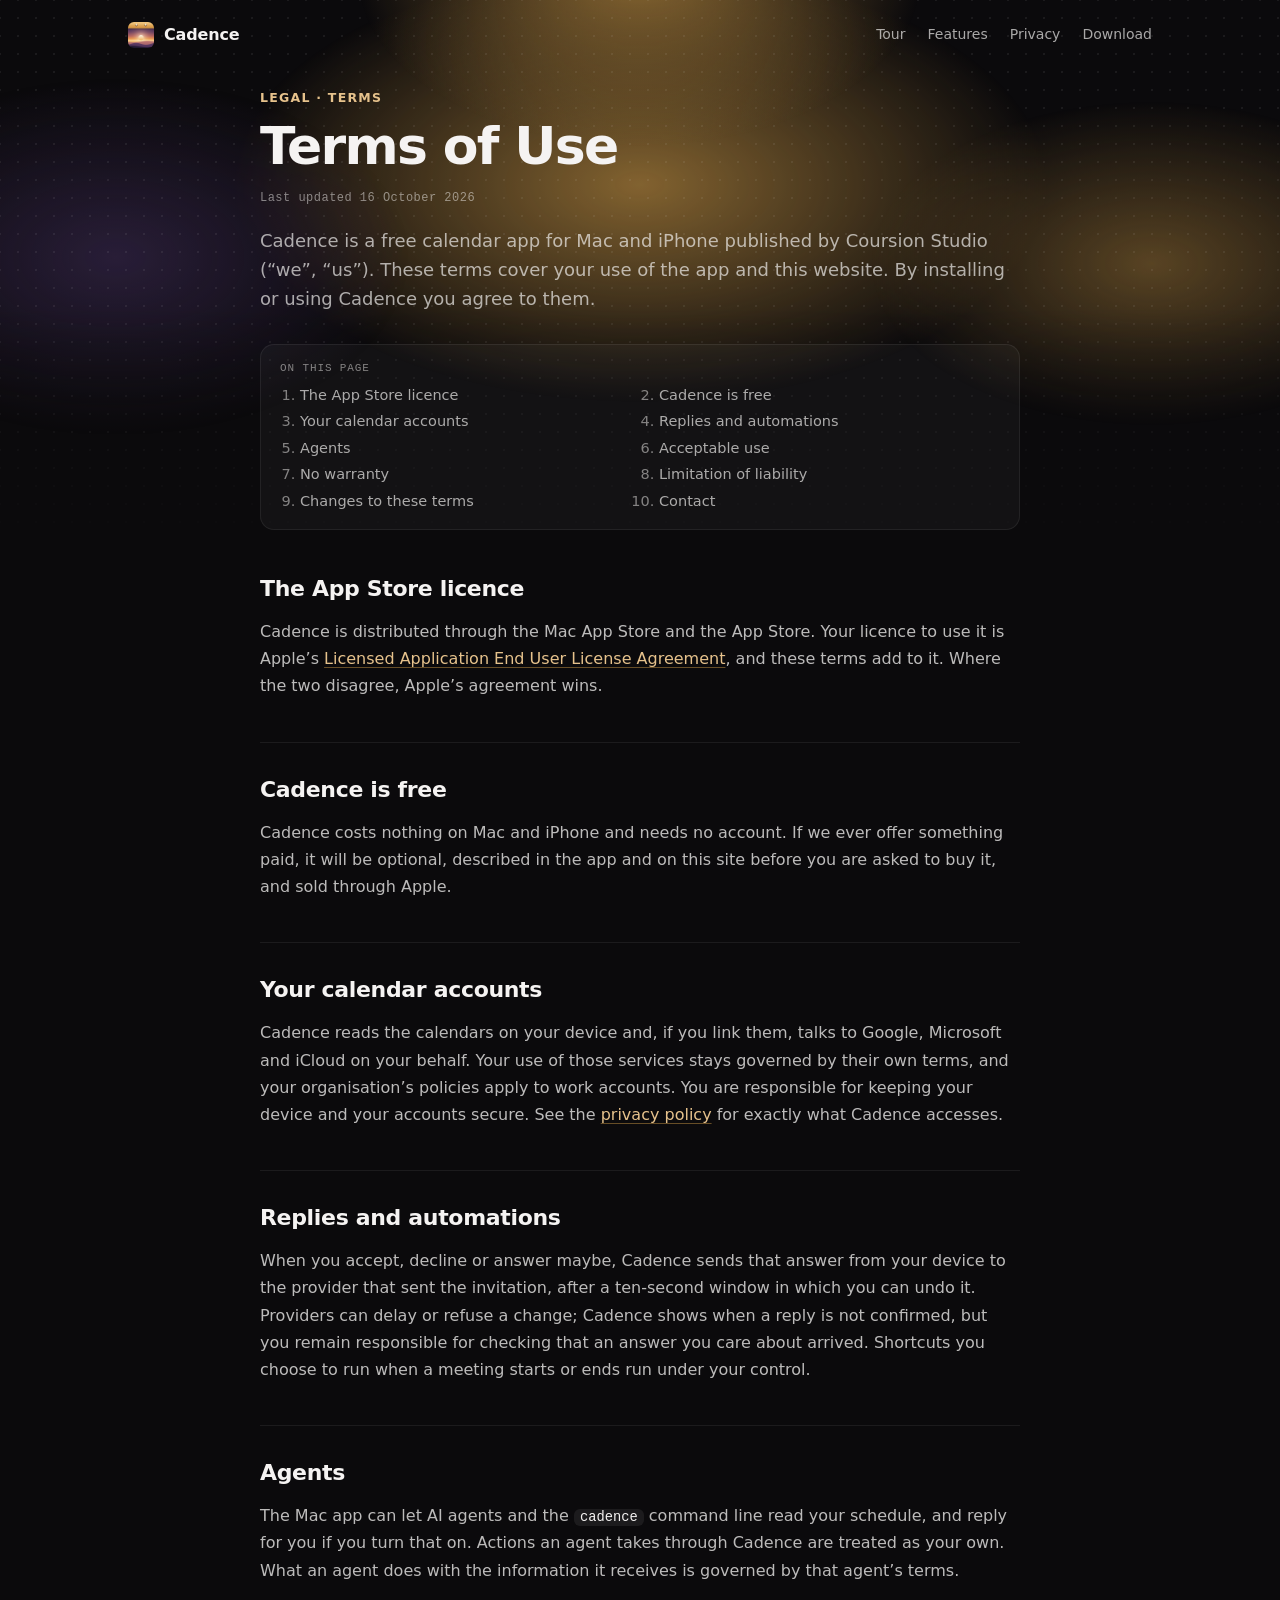
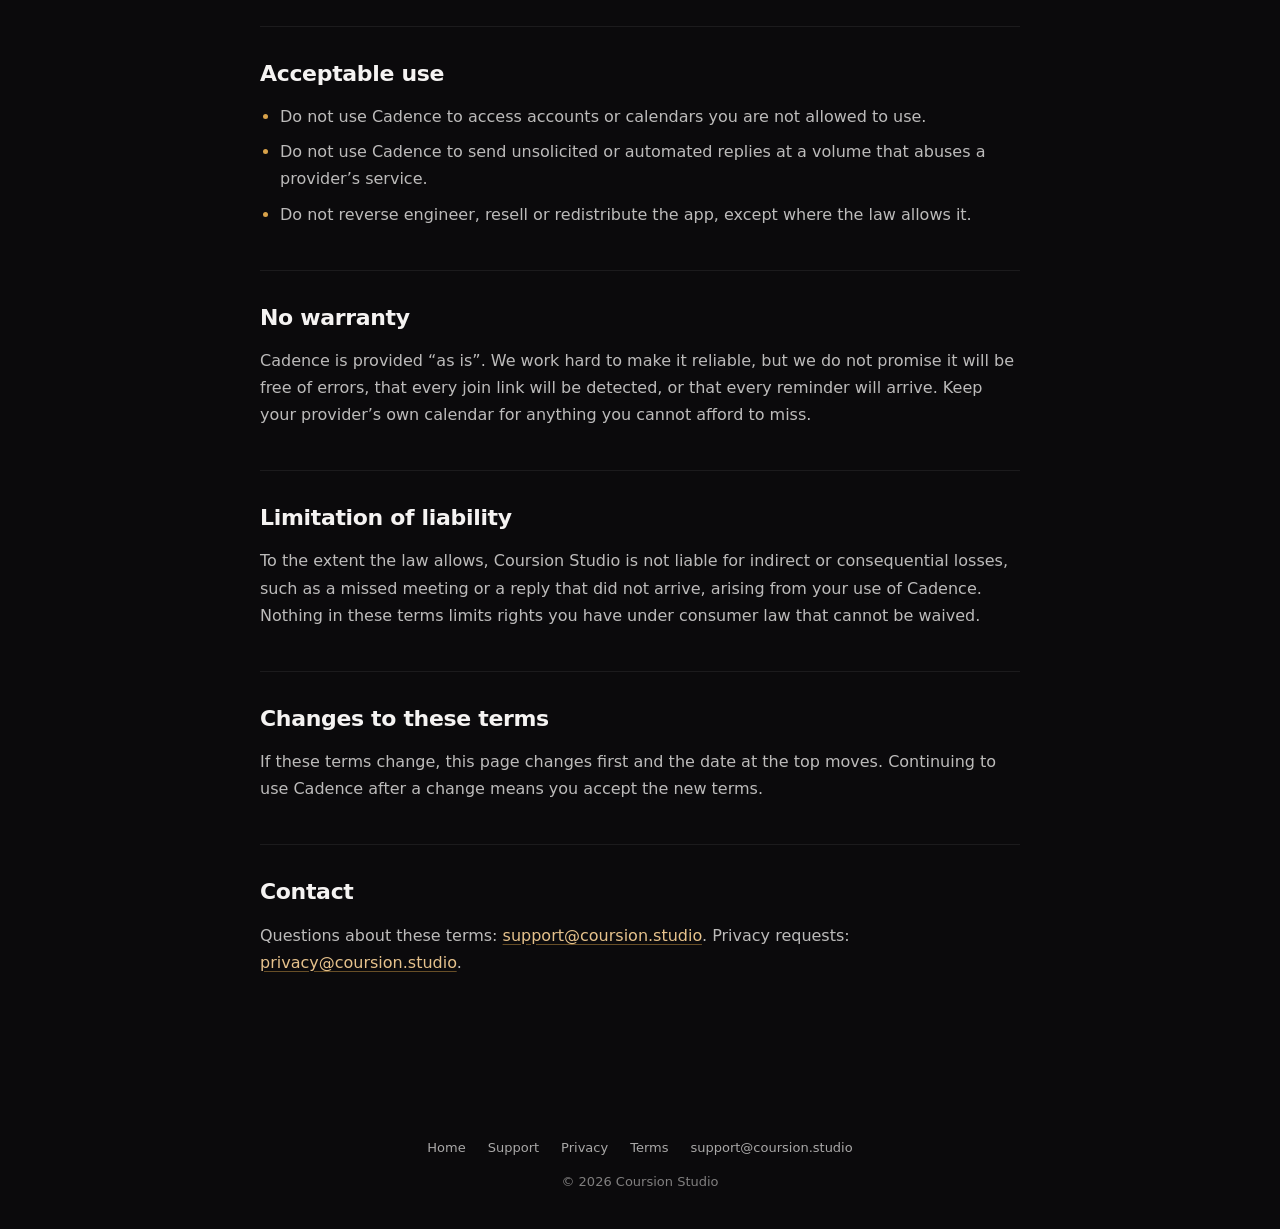
<file: terms.html>
<!doctype html>
<html lang="en">
<head>
  <meta charset="utf-8" />
  <meta name="viewport" content="width=device-width, initial-scale=1" />
  <title>Terms of Use — Cadence</title>
  <meta name="description" content="Terms of use for Cadence, a free calendar for Mac and iPhone by Coursion Studio." />
  <link rel="canonical" href="https://cadence.coursion.studio/terms.html" />
  <link rel="icon" type="image/png" href="favicon.png" />
  <link rel="apple-touch-icon" href="icon-256.png" />
  <link rel="stylesheet" href="stage.css?v=1d5ceac846" />
  <link rel="stylesheet" href="cadence.css?v=c683698096" />
  <meta name="theme-color" content="#0B0A0C" />
  <script>document.documentElement.classList.add("js");window.__rv=setTimeout(function(){document.documentElement.classList.add("reveal-all")},4000);</script>
  <script defer src="palettes.js?v=23e8e6f854"></script>
  <script>window.STAGE = { palette: "cadence" };</script>
  <script defer src="stage.js?v=bda7026e0e"></script>
</head>
<body>
  <a class="skip" href="#main">Skip to content</a>
  <div class="legal-wrap">
    <div class="mesh" aria-hidden="true"><i class="m1"></i><i class="m2"></i><i class="m3"></i><i class="m4"></i></div>
    <div class="container">
      <nav class="top" aria-label="Main">
        <a class="brand" href="./"><img src="icon-256.png" alt="" width="26" height="26" /><span>Cadence</span></a>
        <div class="links">
          <a href="./#inbox">Tour</a>
          <a href="./#features">Features</a>
          <a href="privacy.html">Privacy</a>
          <a class="keep" href="./#download">Download</a>
        </div>
      </nav>

      <main id="main" class="legal">
        <div class="legal-head">
          <p class="eyebrow">Legal · Terms</p>
          <h1>Terms of Use</h1>
          <span class="updated">Last updated 16 October 2026</span>
          <p class="lede">Cadence is a free calendar app for Mac and iPhone published by Coursion Studio (“we”, “us”). These terms cover your use of the app and this website. By installing or using Cadence you agree to them.</p>
        </div>

        <nav class="legal-toc" aria-label="On this page">
          <h2>On this page</h2>
          <ol>
            <li><a href="#app-store">The App Store licence</a></li>
            <li><a href="#free">Cadence is free</a></li>
            <li><a href="#accounts">Your calendar accounts</a></li>
            <li><a href="#replies">Replies and automations</a></li>
            <li><a href="#agents">Agents</a></li>
            <li><a href="#use">Acceptable use</a></li>
            <li><a href="#warranty">No warranty</a></li>
            <li><a href="#liability">Limitation of liability</a></li>
            <li><a href="#changes">Changes to these terms</a></li>
            <li><a href="#contact">Contact</a></li>
          </ol>
        </nav>

        <div class="legal-copy">
          <section>
            <h2 id="app-store">The App Store licence</h2>
            <p>Cadence is distributed through the Mac App Store and the App Store. Your licence to use it is Apple’s <a href="https://www.apple.com/legal/internet-services/itunes/dev/stdeula/">Licensed Application End User License Agreement</a>, and these terms add to it. Where the two disagree, Apple’s agreement wins.</p>
          </section>

          <section>
            <h2 id="free">Cadence is free</h2>
            <p>Cadence costs nothing on Mac and iPhone and needs no account. If we ever offer something paid, it will be optional, described in the app and on this site before you are asked to buy it, and sold through Apple.</p>
          </section>

          <section>
            <h2 id="accounts">Your calendar accounts</h2>
            <p>Cadence reads the calendars on your device and, if you link them, talks to Google, Microsoft and iCloud on your behalf. Your use of those services stays governed by their own terms, and your organisation’s policies apply to work accounts. You are responsible for keeping your device and your accounts secure. See the <a href="privacy.html">privacy policy</a> for exactly what Cadence accesses.</p>
          </section>

          <section>
            <h2 id="replies">Replies and automations</h2>
            <p>When you accept, decline or answer maybe, Cadence sends that answer from your device to the provider that sent the invitation, after a ten-second window in which you can undo it. Providers can delay or refuse a change; Cadence shows when a reply is not confirmed, but you remain responsible for checking that an answer you care about arrived. Shortcuts you choose to run when a meeting starts or ends run under your control.</p>
          </section>

          <section>
            <h2 id="agents">Agents</h2>
            <p>The Mac app can let AI agents and the <code>cadence</code> command line read your schedule, and reply for you if you turn that on. Actions an agent takes through Cadence are treated as your own. What an agent does with the information it receives is governed by that agent’s terms.</p>
          </section>

          <section>
            <h2 id="use">Acceptable use</h2>
            <ul>
              <li>Do not use Cadence to access accounts or calendars you are not allowed to use.</li>
              <li>Do not use Cadence to send unsolicited or automated replies at a volume that abuses a provider’s service.</li>
              <li>Do not reverse engineer, resell or redistribute the app, except where the law allows it.</li>
            </ul>
          </section>

          <section>
            <h2 id="warranty">No warranty</h2>
            <p>Cadence is provided “as is”. We work hard to make it reliable, but we do not promise it will be free of errors, that every join link will be detected, or that every reminder will arrive. Keep your provider’s own calendar for anything you cannot afford to miss.</p>
          </section>

          <section>
            <h2 id="liability">Limitation of liability</h2>
            <p>To the extent the law allows, Coursion Studio is not liable for indirect or consequential losses, such as a missed meeting or a reply that did not arrive, arising from your use of Cadence. Nothing in these terms limits rights you have under consumer law that cannot be waived.</p>
          </section>

          <section>
            <h2 id="changes">Changes to these terms</h2>
            <p>If these terms change, this page changes first and the date at the top moves. Continuing to use Cadence after a change means you accept the new terms.</p>
          </section>

          <section>
            <h2 id="contact">Contact</h2>
            <p>Questions about these terms: <a href="mailto:support@coursion.studio">support@coursion.studio</a>. Privacy requests: <a href="mailto:privacy@coursion.studio">privacy@coursion.studio</a>.</p>
          </section>
        </div>
      </main>
    </div>
  </div>

  <div class="container">
    <footer>
      <div class="links">
        <a href="./">Home</a>
        <a href="support.html">Support</a>
        <a href="privacy.html">Privacy</a>
        <a href="terms.html" aria-current="page">Terms</a>
        <a href="mailto:support@coursion.studio">support@coursion.studio</a>
      </div>
      <div>© 2026 Coursion Studio</div>
    </footer>
  </div>
</body>
</html>
</file>
<file: stage.css>
@property --pal-accent { syntax: "<color>"; inherits: true; initial-value: #9D4EDD; }
@property --pal-second { syntax: "<color>"; inherits: true; initial-value: #4B0082; }

:root {
  --pal-base: #07050F;
  --pal-accent: #9D4EDD;
  --pal-second: #4B0082;
  --pal-s1: rgb(157 78 221 / 0.28);
  --pal-s2: rgb(75 0 130 / 0.16);
  --pal-s3: rgb(6 4 15 / 0.65);
  --pal-text: #FFFFFF;
  --pal-text2: #C9C9D8;
  --pal-text3: rgb(255 255 255 / 0.58);
  --pal-chip: rgb(255 255 255 / 0.08);
  --pal-rule: rgb(255 255 255 / 0.06);
  --pal-border: rgb(255 255 255 / 0.12);
  --on-accent: #FFFFFF;

  --page: #0E0C14;
  --accent-text: color-mix(in oklab, var(--pal-accent) 66%, white);
  --text-primary: #F5F3F2;
  --text-secondary: rgb(245 243 242 / 0.68);
  --text-tertiary: rgb(245 243 242 / 0.5);
  --rule: rgb(245 243 242 / 0.09);
  --success: #2ECC71;
  --warning: #F39C12;

  --sans: -apple-system, BlinkMacSystemFont, "SF Pro Display", "SF Pro Text", "Inter", system-ui, sans-serif;
  --mono: ui-monospace, SFMono-Regular, "SF Mono", Menlo, monospace;
  --rounded: ui-rounded, "SF Pro Rounded", -apple-system, BlinkMacSystemFont, system-ui, sans-serif;
  --radius-btn: 8px;

  --spring: linear(0, 0.0202, 0.0705, 0.14, 0.2204, 0.3054, 0.3905, 0.4724, 0.5492, 0.6196, 0.6828, 0.7387, 0.7874, 0.8293, 0.8639, 0.8939, 0.9188, 0.9393, 0.9558, 0.969, 0.9793, 0.9873, 0.9934, 0.9979, 1.0011, 1.0033, 1.0047, 1.0055, 1.0059, 1.0059, 1.0058, 1.0054, 1.005, 1.0045, 1.004, 1.0035, 1.003, 1.0025, 1.0021, 1.0018, 1);
  --spring-t: 0.6s;
  --spring-key: linear(0, 0.0869, 0.2654, 0.4735, 0.6576, 0.8056, 0.9156, 0.9845, 1.0244, 1.0414, 1.0444, 1.0394, 1.031, 1.0221, 1.0139, 1.0076, 1.003, 1.0003, 0.9987, 0.9981, 0.998, 0.9983, 0.9987, 0.9991, 1);
  --spring-snappy: linear(0, 0.0378, 0.1255, 0.2372, 0.3559, 0.4707, 0.5755, 0.6671, 0.7447, 0.8085, 0.8598, 0.8989, 0.9301, 0.9537, 0.9709, 0.9833, 0.9918, 0.9975, 1.0011, 1.0032, 1.0042, 1.0046, 1.0045, 1.0041, 1.0036, 1.0031, 1.0025, 1.0021, 1.0016, 1.0012, 1);
  --ease-out: cubic-bezier(0.23, 1, 0.32, 1);

  transition: --pal-accent 0.45s ease, --pal-second 0.45s ease;
}


* { box-sizing: border-box; }
html, body { margin: 0; padding: 0; overflow-x: hidden; }
body {
  background: var(--page);
  color: var(--text-primary);
  font: 16px/1.55 var(--sans);
  -webkit-font-smoothing: antialiased;
  -moz-osx-font-smoothing: grayscale;
}
::selection { background: color-mix(in srgb, var(--pal-accent) 38%, transparent); color: #fff; }
:focus-visible { outline: 2px solid var(--pal-accent); outline-offset: 3px; }
.container { max-width: 1080px; margin: 0 auto; padding: 0 28px; }
.skip { position: absolute; left: -999px; top: 8px; z-index: 50; padding: 8px 14px; border-radius: 8px; background: var(--pal-accent); color: var(--on-accent); }
.skip:focus { left: 12px; }
.combo { white-space: nowrap; }
:is(p, h3, li) kbd:not([class]) {
  display: inline-block;
  min-width: 1.6em;
  padding: 0 0.42em;
  margin: 0 0.08em;
  font: 600 0.76em/1.65 var(--rounded);
  text-align: center;
  color: var(--text-primary);
  background: rgb(255 255 255 / 0.07);
  border: 1px solid rgb(255 255 255 / 0.14);
  border-radius: 0.42em;
  box-shadow: 0 1px 0 rgb(0 0 0 / 0.35);
  vertical-align: 0.06em;
}

nav.top { position: relative; z-index: 2; display: flex; align-items: center; justify-content: space-between; padding: 22px 0 8px; }
nav.top .brand { display: flex; align-items: center; gap: 10px; font-weight: 600; letter-spacing: -0.01em; color: inherit; text-decoration: none; }
nav.top .brand img { width: 26px; height: 26px; border-radius: 6px; }
nav.top .links { display: flex; align-items: center; gap: 22px; }
nav.top .links a { color: var(--text-secondary); text-decoration: none; font-size: 14px; font-weight: 500; transition: color 0.15s; }
nav.top .links a:hover { color: var(--text-primary); }

.btn {
  display: inline-flex;
  align-items: center;
  gap: 10px;
  height: 48px;
  padding: 0 22px;
  border-radius: var(--radius-btn);
  font: 600 14px var(--sans);
  text-decoration: none;
  color: #fff;
  border: 1px solid rgb(255 255 255 / 0.22);
  cursor: pointer;
  transition: transform 0.12s ease, box-shadow 0.15s ease, background 0.15s ease;
}
.btn.primary { background: var(--pal-accent); color: var(--on-accent); border-color: rgb(0 0 0 / 0.2); box-shadow: 0 1px 0 rgb(255 255 255 / 0.22) inset; }
.btn.primary:hover { transform: translateY(-1px); box-shadow: 0 1px 0 rgb(255 255 255 / 0.22) inset, 0 6px 18px color-mix(in srgb, var(--pal-accent) 35%, transparent); }
.btn.primary:active { transform: scale(0.98); }
.btn.outline { background: rgb(255 255 255 / 0.05); border-color: rgb(255 255 255 / 0.12); color: rgb(255 255 255 / 0.9); }
.btn.outline:hover { background: rgb(255 255 255 / 0.09); }
.cta-row { display: flex; flex-wrap: wrap; gap: 10px; }
.req-note { color: var(--text-tertiary); font-size: 13px; margin: 20px 0 0; }


.js .reveal .rise { opacity: 0; transform: translateY(14px); }
.js .reveal.in .rise,
.reveal-all .reveal .rise {
  opacity: 1;
  transform: none;
  transition: opacity 0.45s var(--ease-out) var(--d, 0s), transform var(--spring-t) var(--spring) var(--d, 0s);
}


.stage-hero { position: relative; isolation: isolate; overflow: hidden; padding-bottom: 84px; }
.mesh {
  position: absolute;
  inset: 0 0 -10% 0;
  z-index: -1;
  pointer-events: none;
  -webkit-mask-image: linear-gradient(#000 0, #000 55%, transparent 100%);
  mask-image: linear-gradient(#000 0, #000 55%, transparent 100%);
}
.mesh i { position: absolute; border-radius: 50%; will-change: transform; animation: drift 26s ease-in-out infinite alternate; }
.mesh .m1 { left: 18%; top: -6%; width: 64%; height: 78%; opacity: 0.75; background: radial-gradient(closest-side, color-mix(in srgb, var(--pal-accent) 78%, var(--page)), transparent); }
.mesh .m2 { left: 28%; top: -34%; width: 44%; height: 60%; animation-duration: 31s; animation-delay: -9s; background: radial-gradient(closest-side, color-mix(in srgb, var(--pal-accent) 60%, var(--page)), transparent); }
.mesh .m3 { left: -14%; top: 14%; width: 46%; height: 64%; opacity: 0.9; animation-duration: 37s; animation-delay: -4s; background: radial-gradient(closest-side, color-mix(in srgb, var(--pal-second) 70%, var(--page)), transparent); }
.mesh .m4 { right: -12%; top: 18%; width: 44%; height: 58%; opacity: 0.85; animation-duration: 29s; animation-delay: -15s; background: radial-gradient(closest-side, color-mix(in srgb, var(--pal-accent) 45%, var(--page)), transparent); }
.mesh::after {
  content: "";
  position: absolute;
  inset: 0;
  background-image: radial-gradient(circle, rgb(255 255 255 / 0.07) 0.7px, transparent 1.1px);
  background-size: 18px 18px;
  background-position: 9px 9px;
}
@keyframes drift {
  0% { transform: translate3d(0, 0, 0) scale(1); }
  50% { transform: translate3d(6%, 5%, 0) scale(1.08); }
  100% { transform: translate3d(-5%, -3%, 0) scale(0.96); }
}
[data-live]:not(.live) :is(.mesh i, .shimmer) { animation-play-state: paused; }

.fan { --k: 1.22; --cy: 128px; position: relative; height: 350px; margin: 26px auto 0; perspective: 900px; }
.fan::before {
  content: "";
  position: absolute;
  left: 50%;
  top: var(--cy);
  width: 420px;
  height: 420px;
  margin: -210px 0 0 -210px;
  border-radius: 50%;
  z-index: 1;
  background: radial-gradient(closest-side, color-mix(in srgb, var(--pal-accent) 52%, transparent), color-mix(in srgb, var(--pal-accent) 22%, transparent) 45%, transparent);
}
.fan-icon {
  position: absolute;
  left: 50%;
  top: var(--cy);
  z-index: 2;
  width: 160px;
  height: 160px;
  margin: -80px 0 0 -80px;
  border-radius: 36px;
  filter: drop-shadow(0 12px 22px rgb(0 0 0 / 0.45));
}
.fan-item {
  --at: translate(calc(var(--x, 0) * var(--k) * 1px - 50%), calc(var(--y, 0) * var(--ky, var(--k)) * 1px - 28px)) rotate(var(--r, 0deg));
  position: absolute;
  left: 50%;
  top: var(--cy);
  z-index: 3;
  display: flex;
  flex-direction: column;
  align-items: center;
  gap: 9px;
  transform: var(--at);
}
.fan-item b { font-size: 13px; font-weight: 500; color: var(--text-secondary); white-space: nowrap; transition: color 0.15s ease; }
.js .stage-hero .fan-icon { opacity: 0; transform: scale(0.7) rotateX(-18deg); }
.js .stage-hero .fan-item { opacity: 0; transform: translate(-50%, -18px) scale(0.35); }
.js .stage-hero.in .fan-icon,
.reveal-all .stage-hero .fan-icon { opacity: 1; transform: none; transition: opacity 0.3s var(--ease-out), transform var(--spring-t) var(--spring); }
.js .stage-hero.in .fan-item,
.reveal-all .stage-hero .fan-item {
  opacity: 1;
  transform: var(--at);
  transition: opacity 0.3s var(--ease-out) calc(0.18s + var(--i, 0) * 0.045s), transform var(--spring-t) var(--spring) calc(0.18s + var(--i, 0) * 0.045s);
}

.hero-copy { position: relative; max-width: 920px; margin: 6px auto 0; text-align: center; }
.hero-copy h1 { margin: 0 0 18px; font-size: clamp(36px, 5.1vw, 62px); font-weight: 650; letter-spacing: -0.032em; line-height: 1.04; text-wrap: balance; }
.hero-copy .sub { max-width: 600px; margin: 0 auto 30px; font-size: 18px; line-height: 1.55; color: var(--text-secondary); text-wrap: pretty; }
.hero-copy .cta-row, .cta-row.center { justify-content: center; }


.tile {
  position: relative;
  display: grid;
  place-items: center;
  width: 56px;
  height: 56px;
  border-radius: 15px;
  color: var(--pal-accent);
  background: linear-gradient(rgb(255 255 255 / 0.07), rgb(255 255 255 / 0.07)), rgb(22 20 24 / 0.88);
  box-shadow: inset 0 1px 0 rgb(255 255 255 / 0.16), inset 0 0 0 1px rgb(255 255 255 / 0.07), 0 9px 18px rgb(0 0 0 / 0.4);
  transition: transform 0.38s var(--spring-key);
}
.tile::after { content: ""; position: absolute; inset: 0; border-radius: inherit; pointer-events: none; background: linear-gradient(rgb(255 255 255 / 0.1), rgb(255 255 255 / 0.02) 30%, transparent 55%); }
.tile :is(img, svg) { width: 62%; height: 62%; object-fit: contain; }
@media (hover: hover) and (pointer: fine) {
  .fan-item:hover .tile { transform: scale(1.08); }
  .fan-item:hover b { color: var(--text-primary); }
}

.feature-grid { list-style: none; margin: 0; padding: 0; display: grid; grid-template-columns: repeat(var(--cols, 3), minmax(0, 1fr)); gap: 14px; }
.feature-card {
  display: flex;
  gap: 16px;
  padding: 20px 20px 22px;
  border-radius: 18px;
  background: linear-gradient(180deg, rgb(255 255 255 / 0.05), rgb(255 255 255 / 0.015));
  border: 1px solid color-mix(in srgb, var(--pal-accent) 24%, rgb(255 255 255 / 0.06));
}
.feature-card .tile { flex: none; width: 52px; height: 52px; border-radius: 14px; }
.feature-card h3 { display: flex; flex-wrap: wrap; align-items: center; gap: 4px 10px; margin: 2px 0 6px; font-size: 18px; font-weight: 650; letter-spacing: -0.01em; }
.feature-card p { margin: 0; font-size: 14.5px; line-height: 1.5; color: var(--text-secondary); }
.tier { padding: 2px 8px; border-radius: 999px; font-size: 11px; font-weight: 650; letter-spacing: 0.06em; text-transform: uppercase; white-space: nowrap; }
.tier-free { color: #4BDB8A; background: rgb(46 204 113 / 0.13); }
.tier-mixed { color: var(--accent-text); background: color-mix(in srgb, var(--pal-accent) 16%, transparent); }
.tier-paid { color: var(--text-secondary); background: rgb(255 255 255 / 0.08); }


.sec { position: relative; isolation: isolate; padding: 104px 0; }
.sec + .sec { border-top: 1px solid rgb(255 255 255 / 0.05); }
.sec .glow {
  position: absolute;
  left: 50%;
  top: 6%;
  z-index: -1;
  width: min(900px, 120vw);
  height: 420px;
  margin-left: max(-450px, -60vw);
  border-radius: 50%;
  pointer-events: none;
  background: radial-gradient(closest-side, color-mix(in srgb, var(--pal-accent) 22%, transparent), transparent);
}
.sec-head h2, .split-copy h2 { margin: 0 0 14px; font-size: clamp(30px, 3.7vw, 46px); font-weight: 650; letter-spacing: -0.03em; line-height: 1.06; text-wrap: balance; }
.sec-head p, .split-copy p { max-width: 600px; margin: 0; font-size: 17.5px; line-height: 1.6; color: var(--text-secondary); text-wrap: pretty; }
.sec-head.center { max-width: 680px; margin: 44px auto 0; text-align: center; }
.sec-head.center p { margin: 0 auto; }
.sec-head:not(.center) { margin-bottom: 40px; }
.split-copy .aside { margin-top: 18px; font-size: 15px; color: var(--text-tertiary); }
.split { display: grid; grid-template-columns: minmax(0, 0.74fr) minmax(0, 1.26fr); gap: 56px; align-items: center; }
.split.reverse { grid-template-columns: minmax(0, 1.26fr) minmax(0, 0.74fr); }
.split.reverse .split-copy { order: 2; }
.split-stage { min-width: 0; display: flex; flex-direction: column; align-items: center; }
.sec-split .glow { left: 62%; top: 14%; }
.sec-split:has(.reverse) .glow { left: 38%; }


.kb-stage { display: flex; justify-content: center; padding-top: 6px; perspective: 1500px; }
.kb {
  --u: 46px;
  position: relative;
  width: calc(14.5 * var(--u) + 28px);
  padding: 14px;
  border-radius: 22px;
  background: linear-gradient(#211e25, #121015);
  box-shadow: inset 0 1px 0 rgb(255 255 255 / 0.12), inset 0 0 0 1px rgb(255 255 255 / 0.06), 0 34px 60px rgb(0 0 0 / 0.55), 0 0 70px color-mix(in srgb, var(--pal-accent) 16%, transparent);
  transform: rotateX(24deg);
  transform-origin: 50% 100%;
}
.kb::after {
  content: "";
  position: absolute;
  inset: 0;
  border-radius: inherit;
  pointer-events: none;
  opacity: 0;
  box-shadow: inset 0 0 0 1.5px color-mix(in srgb, var(--pal-accent) 75%, transparent), 0 0 60px color-mix(in srgb, var(--pal-accent) 40%, transparent);
  transition: opacity 0.25s ease;
}
.kb.live::after { opacity: 1; }
.kb-row { display: flex; }
.key { width: calc(var(--w, 1) * var(--u)); height: var(--u); padding: calc(var(--u) * 0.055); }
.key.stack { display: flex; flex-direction: column; gap: calc(var(--u) * 0.055); }
.key.stack .cap { height: 50%; }
.cap {
  position: relative;
  display: grid;
  place-items: center;
  height: 100%;
  border-radius: calc(var(--u) * 0.17);
  background: linear-gradient(#333136, #222024);
  box-shadow: inset 0 0 0 0.75px rgb(255 255 255 / 0.08), 0 1.5px 0 rgb(0 0 0 / 0.55);
  font: 500 calc(var(--u) * 0.29)/1 var(--rounded);
  color: rgb(255 255 255 / 0.72);
  transition: transform 0.38s var(--spring-key), color 0.15s ease;
}
.cap.sm { font-size: calc(var(--u) * 0.25); }
.cap::before, .cap::after { content: ""; position: absolute; inset: 0; border-radius: inherit; opacity: 0; transition: opacity 0.16s ease; }
.cap::before { background: linear-gradient(color-mix(in oklab, var(--pal-accent) 72%, white), var(--pal-accent)); box-shadow: inset 0 0 0 0.75px rgb(255 255 255 / 0.35); }
.cap::after { z-index: -1; box-shadow: 0 0 16px color-mix(in srgb, var(--pal-accent) 85%, transparent); }
.cap span { position: relative; }
.cap.on { transform: translateY(1px); color: #120d18; }
.cap.on::before, .cap.on::after { opacity: 1; }
.kb-pill {
  display: inline-flex !important;
  align-items: center;
  gap: 12px;
  min-height: 46px;
  max-width: none !important;
  margin: 26px auto 0 !important;
  padding: 9px 12px 9px 16px;
  border-radius: 14px;
  background: rgb(255 255 255 / 0.04);
  border: 1px solid rgb(255 255 255 / 0.1);
  font-size: 15px !important;
  font-weight: 600;
  color: var(--text-primary) !important;
}
.kb-pill .dot { flex: none; width: 9px; height: 9px; border-radius: 50%; background: rgb(255 255 255 / 0.45); transition: background 0.2s ease, box-shadow 0.2s ease; }
.kb-pill.live .dot { background: #FF5F57; box-shadow: 0 0 10px rgb(255 95 87 / 0.7); }
.kb-pill-keys { display: inline-flex; gap: 5px; }
.kb-pill-keys:empty { display: none; }


.lp {
  --row: 52px;
  position: relative;
  width: min(680px, 100%);
  margin: 0 auto;
  overflow: hidden;
  border-radius: 18px;
  color: var(--pal-text);
  text-align: left;
  background:
    linear-gradient(135deg, color-mix(in srgb, var(--pal-accent) 22%, transparent), color-mix(in srgb, var(--pal-accent) 6%, transparent) 50%, transparent),
    linear-gradient(135deg, var(--pal-s1), var(--pal-s2), var(--pal-s3)),
    color-mix(in srgb, var(--pal-base) 55%, rgb(40 38 46 / 0.86));
  -webkit-backdrop-filter: blur(26px) saturate(1.5);
  backdrop-filter: blur(26px) saturate(1.5);
  box-shadow: 0 30px 60px rgb(0 0 0 / 0.5), 0 0 60px color-mix(in srgb, var(--pal-accent) 18%, transparent);
}
.lp::before {
  content: "";
  position: absolute;
  inset: 0;
  z-index: 3;
  border-radius: inherit;
  pointer-events: none;
  background: linear-gradient(rgb(255 255 255 / 0.1), rgb(255 255 255 / 0.02) 25%, transparent 55%);
  box-shadow: inset 0 0 0 1px var(--pal-border);
}
.lp[data-light] { background: rgb(250 250 250 / 0.92); }
.lp[data-mat="ledger"] {
  background: radial-gradient(440px circle at 4% -6%, color-mix(in srgb, var(--pal-accent) 7%, transparent), transparent), color-mix(in srgb, #fff 10%, var(--pal-base));
  -webkit-backdrop-filter: none;
  backdrop-filter: none;
}
.lp[data-mat="ledger"][data-light] { background: radial-gradient(440px circle at 4% -6%, color-mix(in srgb, var(--pal-accent) 7%, transparent), transparent), var(--pal-base); }
.lp[data-mat="ledger"]::before { background: none; }
.lp[data-mat="compact"] { --row: 42px; background: color-mix(in srgb, var(--pal-base) 40%, rgb(34 34 38 / 0.72)); }
.lp[data-mat="compact"][data-light] { background: color-mix(in srgb, var(--pal-base) 55%, rgb(240 240 242 / 0.8)); }
.lp > * { position: relative; z-index: 1; }
.lp-field { display: flex; align-items: center; gap: 12px; height: 64px; padding: 0 20px; border-bottom: 1px solid var(--pal-rule); }
.lp[data-mat="compact"] .lp-field { height: 54px; }
.lp-glass { flex: none; width: 19px; height: 19px; color: var(--pal-text3); }
.lp-field input, .lp-q { flex: 1; min-width: 0; padding: 0; border: 0; background: none; outline: none; font: 400 21px/1.2 var(--sans); color: var(--pal-text); caret-color: var(--pal-accent); }
.lp-field input::placeholder { color: var(--pal-text2); opacity: 0.85; }
.lp-field input:focus-visible { outline: none; }
.lp-live:focus-within { box-shadow: 0 30px 60px rgb(0 0 0 / 0.5), 0 0 0 2px color-mix(in srgb, var(--pal-accent) 70%, transparent), 0 0 60px color-mix(in srgb, var(--pal-accent) 24%, transparent); }
.lp-q { display: flex; align-items: center; }
.caret { display: inline-block; width: 2px; height: 24px; margin-left: 1px; border-radius: 1px; background: var(--pal-accent); animation: blink 1.1s steps(1) infinite; }
@keyframes blink { 50% { opacity: 0; } }
.lp-chip, .lp-hint b { padding: 5px 7px; border-radius: 6px; font: 600 11.5px/1 var(--rounded); color: var(--pal-text3); background: var(--pal-chip); }
.lp-results { position: relative; height: calc(3 * var(--row) + 14px); padding: 7px; }
.lp-results.static { height: auto; }
.lp-results ul { position: relative; margin: 0; padding: 0; list-style: none; }
.lp-sel {
  position: absolute;
  left: 7px;
  right: 7px;
  top: 7px;
  height: var(--row);
  border-radius: 11px;
  background: color-mix(in srgb, var(--pal-accent) 16%, transparent);
  transform: translateY(calc(var(--sel, 0) * var(--row)));
  transition: transform 0.34s var(--spring-snappy), opacity 0.15s ease;
}
.lp-results.empty .lp-sel { opacity: 0; }
.lp-empty { position: absolute; inset: 0; display: grid; place-items: center; margin: 0; font-size: 13.5px; color: var(--pal-text3); opacity: 0; pointer-events: none; transition: opacity 0.2s ease; }
.lp-results.empty .lp-empty { opacity: 1; }
.lp-row { display: flex; align-items: center; gap: 12px; height: var(--row); padding: 0 12px; border-radius: 11px; cursor: default; transition: opacity 0.22s var(--ease-out), transform 0.34s var(--spring-snappy); }
.lp-row.stat.sel { background: color-mix(in srgb, var(--pal-accent) 16%, transparent); }
.lp[data-mat="compact"] :is(.lp-sel, .lp-row.stat.sel) { background: color-mix(in srgb, var(--pal-text) 10%, transparent); }
.lp-row.enter { opacity: 0; transform: translateY(-8px); transition: none; }
.lp-ico { flex: none; display: grid; place-items: center; width: 34px; height: 34px; border-radius: 9px; color: var(--pal-text2); background: var(--pal-chip); }
.lp[data-mat="compact"] .lp-ico { width: 28px; height: 28px; border-radius: 7px; }
.lp-ico svg { width: 56%; height: 56%; }
.lp-row.sel .lp-ico.sym { color: var(--pal-accent); background: color-mix(in srgb, var(--pal-accent) 24%, transparent); }
.lp-ico.app { color: #fff; box-shadow: inset 0 0 0 0.5px rgb(255 255 255 / 0.25), inset 0 1px 0 rgb(255 255 255 / 0.3), 0 2px 5px rgb(0 0 0 / 0.3); }
.lp-tx { flex: 1; min-width: 0; display: flex; flex-direction: column; }
.lp-t { overflow: hidden; font-size: 15px; line-height: 1.25; color: var(--pal-text); white-space: nowrap; text-overflow: ellipsis; font-variant-numeric: tabular-nums; }
.lp-row.sel .lp-t { font-weight: 600; }
.lp-s { overflow: hidden; font-size: 12px; line-height: 1.3; color: var(--pal-text3); white-space: nowrap; text-overflow: ellipsis; }
.lp[data-mat="compact"] .lp-s { display: none; }
.lp-tr { font-size: 12px; font-weight: 500; color: var(--pal-text3); opacity: 0; transition: opacity 0.15s ease; }
.lp-row.sel .lp-tr { opacity: 1; }
.lp-foot { display: flex; align-items: center; gap: 16px; height: 38px; padding: 0 18px; border-top: 1px solid var(--pal-rule); font-size: 12px; color: var(--pal-text3); }
.lp-label { margin-right: auto; font-size: 11px; font-weight: 700; letter-spacing: 0.08em; text-transform: uppercase; }
.lp[data-mat="ledger"] .lp-label { font-family: var(--mono); font-weight: 500; letter-spacing: 0.05em; }
.lp-label.flash { color: var(--pal-accent); }
.lp-hint { display: inline-flex; align-items: center; gap: 6px; }
.lp-hint b { padding: 3px 5px; font-size: 11px; }
.chips { display: flex; flex-wrap: wrap; justify-content: center; gap: 10px; margin-top: 22px; }
.chip-q {
  padding: 10px 16px;
  border-radius: 999px;
  font: 500 15px/1 var(--mono);
  color: var(--text-primary);
  background: rgb(255 255 255 / 0.05);
  border: 1px solid rgb(255 255 255 / 0.12);
  cursor: pointer;
  transition: background 0.15s ease, transform 0.12s ease;
}
.chip-q:hover { background: rgb(255 255 255 / 0.09); }
.chip-q:active { transform: scale(0.97); }


.desk-wrap { width: 100%; max-width: 580px; perspective: 1000px; }
.desk {
  position: relative;
  aspect-ratio: 560 / 300;
  overflow: hidden;
  border-radius: 14px;
  transform: rotateX(8deg);
  transform-origin: 50% 100%;
  background:
    radial-gradient(60% 80% at 20% 10%, rgb(255 255 255 / 0.12), transparent 70%),
    radial-gradient(70% 90% at 75% 85%, color-mix(in srgb, var(--pal-accent) 45%, transparent), transparent 70%),
    linear-gradient(135deg, color-mix(in srgb, var(--pal-accent) 65%, #000), var(--pal-base) 55%, color-mix(in srgb, var(--pal-second) 40%, #000));
  box-shadow: inset 0 0 0 1px rgb(255 255 255 / 0.14), 0 26px 50px rgb(0 0 0 / 0.5), 0 0 60px color-mix(in srgb, var(--pal-accent) 18%, transparent);
}
.desk-menubar { position: absolute; inset: 0 0 auto 0; z-index: 5; display: flex; align-items: center; gap: 11px; height: 20px; padding: 0 12px; background: rgb(0 0 0 / 0.28); }
.desk-menubar i { height: 4px; border-radius: 2px; background: rgb(255 255 255 / 0.45); }
.desk-menubar .sp { flex: 1; }
.desk-menubar .mine { width: 10px; height: 10px; border-radius: 3px; background: var(--pal-accent); }
.win { position: absolute; inset: 0; pointer-events: none; }
.win-skin, .win-content { position: absolute; left: 0; top: 0; transform-origin: 0 0; will-change: transform; }
.win-skin { border-radius: 7px; background: #1c1c1e; box-shadow: inset 0 0 0 1px rgb(255 255 255 / 0.1), 0 6px 14px rgb(0 0 0 / 0.32); transition: box-shadow 0.2s ease; }
.win + .win .win-skin { background: #242426; }
.win.front .win-skin { box-shadow: inset 0 0 0 1.25px color-mix(in srgb, var(--pal-accent) 85%, transparent), 0 10px 24px rgb(0 0 0 / 0.5); }
.win-bar { display: flex; align-items: center; gap: 5px; height: 21px; padding: 0 9px; }
.win-bar i { width: 7px; height: 7px; border-radius: 50%; background: #FF5F57; opacity: 0.35; transition: opacity 0.2s ease; }
.win-bar i:nth-child(2) { background: #FEBC2E; }
.win-bar i:nth-child(3) { background: #28C840; }
.win.front .win-bar i { opacity: 0.95; }
.win-body { display: flex; flex-direction: column; gap: 7px; padding: 8px 11px; }
.win-body .banner { height: 36px; border-radius: 4px; background: linear-gradient(90deg, color-mix(in srgb, var(--pal-accent) 60%, transparent), color-mix(in srgb, var(--pal-second) 40%, transparent)); }
.win-body .ln { height: 4px; border-radius: 2px; background: rgb(255 255 255 / 0.15); }
.win-body .ln.short { width: 30%; }
.snaps { display: flex; flex-wrap: wrap; justify-content: center; gap: 8px; margin-top: 26px; }
.snap { position: relative; display: inline-flex; gap: 4px; padding: 7px; border: 0; border-radius: 12px; background: rgb(255 255 255 / 0.035); cursor: pointer; transition: background 0.15s ease, transform 0.12s ease; }
.snap::after { content: ""; position: absolute; inset: 0; border-radius: inherit; pointer-events: none; opacity: 0; box-shadow: 0 0 22px color-mix(in srgb, var(--pal-accent) 50%, transparent); transition: opacity 0.15s ease; }
.snap:hover { background: rgb(255 255 255 / 0.07); }
.snap:active { transform: scale(0.97); }
.snap.on { background: color-mix(in srgb, var(--pal-accent) 15%, transparent); }
.snap.on::after { opacity: 1; }
.keycap, .snap kbd {
  display: grid;
  place-items: center;
  min-width: 30px;
  height: 30px;
  padding: 0 6px;
  border-radius: 8px;
  font: 600 13.5px/1 var(--rounded);
  color: var(--text-primary);
  background: rgb(255 255 255 / 0.07);
  border: 1px solid rgb(255 255 255 / 0.13);
  box-shadow: 0 1px 0 rgb(0 0 0 / 0.35);
  transition: background 0.15s ease, color 0.15s ease, border-color 0.15s ease;
}
.snap.on kbd, .keycap.on { background: var(--pal-accent); color: var(--on-accent); border-color: transparent; }


.shelf-fit { position: relative; width: 100%; max-width: 640px; height: calc(300px * var(--s, 1)); }
.shelf-stage { position: absolute; left: 0; top: 0; width: 640px; height: 300px; transform: scale(var(--s, 1)); transform-origin: 0 0; }
.shelf-stage.narrow { width: 520px; }
.shelf-stage.narrow .shelf { left: 268px; }
.source {
  position: absolute;
  left: 16px;
  top: 40px;
  width: 260px;
  height: 214px;
  overflow: hidden;
  border-radius: 13px;
  background: #1f1e21;
  box-shadow: inset 0 0 0 1px rgb(255 255 255 / 0.1), inset 0 1px 0 rgb(255 255 255 / 0.12), 0 18px 34px rgb(0 0 0 / 0.45);
}
.source-bar { display: flex; align-items: center; gap: 5px; height: 30px; padding: 0 11px; background: rgb(255 255 255 / 0.04); }
.source-bar i { width: 8px; height: 8px; border-radius: 50%; background: #FF5F57; }
.source-bar i:nth-child(2) { background: #FEBC2E; }
.source-bar i:nth-child(3) { background: #28C840; }
.source-bar b { flex: 1; margin-right: 34px; text-align: center; font-size: 11.5px; font-weight: 600; color: rgb(255 255 255 / 0.62); }
.source-slot { position: absolute; left: 46px; top: 58px; width: 80px; height: 108px; border: 1px dashed rgb(255 255 255 / 0.2); border-radius: 8px; opacity: 0; transition: opacity 0.2s ease; }
.shelf-stage.away .source-slot { opacity: 1; }
.shelf {
  position: absolute;
  left: 380px;
  top: 128px;
  width: 244px;
  height: 152px;
  padding: 14px 16px;
  border-radius: 18px;
  opacity: 0;
  transform: translateY(18px) scale(0.4);
  transform-origin: 50% 100%;
  background: linear-gradient(color-mix(in srgb, var(--pal-accent) 9%, transparent), color-mix(in srgb, var(--pal-accent) 9%, transparent)), rgb(16 14 17 / 0.94);
  box-shadow: inset 0 0 0 1.2px color-mix(in srgb, var(--pal-accent) 32%, transparent), inset 0 1px 0 rgb(255 255 255 / 0.12), 0 0 26px color-mix(in srgb, var(--pal-accent) 16%, transparent), 0 14px 28px rgb(0 0 0 / 0.4);
  transition: transform var(--spring-t) var(--spring), opacity 0.2s ease;
}
.shelf::after { content: ""; position: absolute; inset: 0; border-radius: inherit; opacity: 0; box-shadow: inset 0 0 0 1.5px color-mix(in srgb, var(--pal-accent) 80%, transparent), 0 0 34px color-mix(in srgb, var(--pal-accent) 45%, transparent); transition: opacity 0.15s ease; }
.shelf-stage.shelf-up .shelf { opacity: 1; transform: none; }
.shelf-stage.hot .shelf::after { opacity: 1; }
.shelf-head { display: flex; align-items: center; gap: 7px; font-size: 13px; font-weight: 600; color: var(--text-secondary); }
.shelf-head .n { margin-left: auto; font: 600 12.5px var(--mono); }
.shelf-slots { display: flex; gap: 12px; margin-top: 12px; }
.shelf-slots i { width: 60px; height: 82px; border: 1px dashed rgb(255 255 255 / 0.13); border-radius: 9px; }
.file {
  position: absolute;
  left: 0;
  top: 0;
  z-index: 4;
  display: flex;
  flex-direction: column;
  align-items: center;
  gap: 7px;
  width: 84px;
  height: 116px;
  margin: -58px 0 0 -42px;
  padding: 0;
  border: 0;
  background: none;
  cursor: grab;
  touch-action: none;
  -webkit-user-select: none;
  user-select: none;
  will-change: transform;
}
.file.dragging { cursor: grabbing; }
.thumb { position: relative; display: flex; flex-direction: column; gap: 5px; width: 72px; height: 90px; padding: 6px 6px 0; border-radius: 5px; background: #fff; box-shadow: 0 3px 8px rgb(0 0 0 / 0.25); transition: box-shadow 0.25s ease; }
.file.lifted .thumb { box-shadow: 0 16px 30px rgb(0 0 0 / 0.55); }
.thumb .pic { height: 50px; border-radius: 3px; background: linear-gradient(var(--pal-accent), var(--pal-second)); }
.thumb i { width: 46px; height: 3.5px; border-radius: 2px; background: rgb(0 0 0 / 0.24); }
.thumb i + i { width: 32px; background: rgb(0 0 0 / 0.14); }
.file .name { padding: 2px 8px; border-radius: 999px; font-size: 11px; font-weight: 600; white-space: nowrap; color: var(--on-accent); background: var(--pal-accent); transition: opacity 0.2s ease; }
.file.parked .name { opacity: 0; }
.cursor { position: absolute; left: 0; top: 0; z-index: 5; width: 15px; height: 22px; opacity: 0; pointer-events: none; filter: drop-shadow(0 1px 2px rgb(0 0 0 / 0.4)); transition: opacity 0.2s ease; }
.cursor.on { opacity: 1; }
.stage-status { min-height: 1.5em; margin: 22px 0 0; font-size: 14.5px; text-align: center; color: var(--text-tertiary); }


.look-stage { position: relative; min-height: 236px; padding-top: 8px; }
.look-stage .lp { transition: opacity 0.32s ease, transform 0.32s ease; }
.look-stage .lp.ghost { position: absolute; left: 50%; top: 0; transform: translateX(-50%); pointer-events: none; }
.look-stage .lp.fresh { opacity: 0; transform: scale(0.985); }
.materials { display: flex; flex-wrap: wrap; justify-content: center; gap: 8px; margin-top: 26px; }
.mat {
  display: inline-flex;
  align-items: center;
  gap: 8px;
  padding: 9px 17px;
  border-radius: 999px;
  font: 500 15px var(--sans);
  color: var(--text-secondary);
  background: rgb(255 255 255 / 0.04);
  border: 1px solid rgb(255 255 255 / 0.1);
  cursor: pointer;
  transition: color 0.15s ease, background 0.15s ease, border-color 0.15s ease;
}
.mat:hover { color: var(--text-primary); }
.mat[aria-checked="true"] { font-weight: 600; color: var(--text-primary); background: color-mix(in srgb, var(--pal-accent) 20%, transparent); border-color: color-mix(in srgb, var(--pal-accent) 60%, transparent); }
.swatches { display: flex; flex-wrap: wrap; justify-content: center; gap: 11px; margin-top: 20px; }
.swatch { position: relative; width: 30px; height: 30px; padding: 0; border: 0; border-radius: 50%; background: var(--b); cursor: pointer; box-shadow: inset 0 0 0 1px rgb(255 255 255 / 0.16); transition: transform 0.38s var(--spring-key); }
.swatch::before { content: ""; position: absolute; inset: 7px; border-radius: 50%; background: var(--a); }
.swatch::after { content: ""; position: absolute; inset: -4px; border-radius: 50%; opacity: 0; box-shadow: inset 0 0 0 2px var(--a); transition: opacity 0.15s ease; }
.swatch[aria-checked="true"] { transform: scale(1.08); }
.swatch[aria-checked="true"]::after { opacity: 1; }
.swatch-name { min-height: 1.5em; margin: 14px 0 0 !important; font-size: 13.5px !important; color: var(--text-tertiary) !important; }
.swatch-name b { font-weight: 600; color: var(--accent-text); }


.perm { width: 100%; max-width: 560px; padding: 18px; border-radius: 18px; background: linear-gradient(#29272c, #1f1d22); box-shadow: inset 0 0 0 1px rgb(255 255 255 / 0.1), inset 0 1px 0 rgb(255 255 255 / 0.14), 0 28px 50px rgb(0 0 0 / 0.5); }
.perm-bar { display: flex; align-items: center; gap: 7px; height: 26px; }
.perm-bar i { width: 11px; height: 11px; border-radius: 50%; background: #FF5F57; }
.perm-bar i:nth-child(2) { background: #FEBC2E; }
.perm-bar i:nth-child(3) { background: #28C840; }
.perm-bar b { margin-left: 16px; font-size: 17px; font-weight: 700; }
.perm-lede { margin: 14px 2px 12px !important; font-size: 13.5px !important; color: var(--text-secondary) !important; }
.perm-list { overflow: hidden; border-radius: 12px; background: rgb(255 255 255 / 0.04); }
.perm-row { position: relative; display: flex; align-items: center; gap: 12px; height: 64px; padding: 0 14px; }
.perm-row + .perm-row { border-top: 1px solid rgb(255 255 255 / 0.07); }
.perm-row.mine { background: color-mix(in srgb, var(--pal-accent) 12%, transparent); transition: background 0.3s ease; }
.perm-row.mine.granted { background: rgb(255 255 255 / 0.02); }
.perm-ghost-icon { width: 40px; height: 40px; border-radius: 10px; border: 1px dashed rgb(255 255 255 / 0.2); background: rgb(255 255 255 / 0.04); }
.perm-ghost-name { width: 150px; height: 7px; margin-right: auto; border-radius: 4px; background: rgb(255 255 255 / 0.12); }
.perm-icon { width: 40px; height: 40px; border-radius: 9px; filter: drop-shadow(0 3px 6px rgb(0 0 0 / 0.4)); }
.perm-title { display: inline-flex; align-items: center; gap: 10px; margin-right: auto; font-size: 16px; font-weight: 600; }
.perm-ok { width: 22px; height: 22px; color: var(--success); opacity: 0; transform: scale(0.5); transition: opacity 0.2s ease, transform 0.5s var(--spring-key); }
.granted .perm-ok { opacity: 1; transform: none; }
.sw { position: relative; flex: none; width: 52px; height: 30px; padding: 0; border: 0; border-radius: 999px; background: rgb(255 255 255 / 0.13); box-shadow: inset 0 0 0 1px rgb(255 255 255 / 0.08); transition: background 0.2s ease, box-shadow 0.25s ease; }
button.sw { cursor: pointer; }
.sw i { position: absolute; left: 3px; top: 3px; width: 24px; height: 24px; border-radius: 50%; background: #fff; box-shadow: 0 1px 3px rgb(0 0 0 / 0.3); transition: transform 0.42s var(--spring-key); }
.sw.on { background: rgb(255 255 255 / 0.22); }
.sw.on i, .sw[aria-checked="true"] i { transform: translateX(22px); }
.sw.on i { background: rgb(255 255 255 / 0.62); }
.sw[aria-checked="true"] { background: var(--success); box-shadow: 0 0 18px rgb(46 204 113 / 0.55); }
.burst { position: absolute; right: 40px; top: 50%; width: 0; height: 0; pointer-events: none; }
.burst span { position: absolute; left: 0; top: 0; border-radius: 50%; }
.perm-status { display: inline-flex !important; align-items: center; gap: 9px; margin-top: 24px !important; padding: 8px 15px; border-radius: 999px; font-size: 15px !important; font-weight: 600; color: var(--warning) !important; background: rgb(243 156 18 / 0.12); transition: color 0.2s ease, background 0.2s ease; }
.perm-status svg { width: 19px; height: 19px; }
.perm-status.ok { color: #4BDB8A !important; background: rgb(46 204 113 / 0.12); }
.trust { display: grid; grid-template-columns: repeat(3, minmax(0, 1fr)); gap: 36px; margin: 72px 0 0; padding: 28px 0 0; list-style: none; border-top: 1px solid rgb(255 255 255 / 0.08); }
.trust b { display: block; margin-bottom: 6px; font-size: 16px; font-weight: 650; }
.trust span { font-size: 14.5px; line-height: 1.55; color: var(--text-secondary); }


.price-stage { display: flex; justify-content: center; padding-top: 8px; perspective: 1100px; }
.price-card {
  position: relative;
  display: flex;
  align-items: center;
  gap: 30px;
  width: min(680px, 100%);
  padding: 30px 34px;
  overflow: hidden;
  border-radius: 24px;
  background: linear-gradient(135deg, color-mix(in srgb, var(--pal-accent) 30%, transparent), color-mix(in srgb, var(--pal-accent) 6%, transparent)), rgb(16 14 17 / 0.94);
  box-shadow: inset 0 0 0 1px color-mix(in srgb, var(--pal-accent) 48%, transparent), inset 0 1px 0 rgb(255 255 255 / 0.16), 0 0 46px color-mix(in srgb, var(--pal-accent) 30%, transparent), 0 26px 50px rgb(0 0 0 / 0.5);
  transform: rotate3d(1, -0.4, 0, 5deg);
}
.price-main { flex: none; display: flex; flex-direction: column; }
.price-lbl { font-size: 12.5px; font-weight: 650; letter-spacing: 0.1em; text-transform: uppercase; color: var(--accent-text); }
.price-num { font: 700 70px/1.05 var(--rounded); letter-spacing: -0.035em; color: #fff; }
.price-once { font-size: 13px; color: var(--text-tertiary); }
.price-rule { align-self: stretch; width: 1px; background: rgb(255 255 255 / 0.1); }
.price-list { display: flex; flex-direction: column; gap: 12px; margin: 0; padding: 0; list-style: none; }
.price-list li { display: flex; align-items: center; gap: 11px; font-size: 16px; color: rgb(245 243 242 / 0.92); }
.price-list li::before { content: ""; flex: none; width: 19px; height: 19px; border-radius: 50%; background: var(--pal-accent) url("data:image/svg+xml,%3Csvg xmlns='http://www.w3.org/2000/svg' viewBox='0 0 24 24'%3E%3Cpath d='m7.5 12.3 3 3 6-6.3' fill='none' stroke='%23fff' stroke-width='2.4' stroke-linecap='round' stroke-linejoin='round'/%3E%3C/svg%3E") center / 100% no-repeat; }
.shimmer {
  position: absolute;
  top: -100%;
  left: 0;
  width: 45%;
  height: 300%;
  pointer-events: none;
  background: linear-gradient(90deg, transparent, rgb(255 255 255 / 0.04), rgb(255 255 255 / 0.1), rgb(255 255 255 / 0.04), transparent);
  transform: translateX(-140%) rotate(18deg);
  animation: shimmer 4.2s linear infinite;
}
@keyframes shimmer {
  0% { transform: translateX(-140%) rotate(18deg); }
  70%, 100% { transform: translateX(360%) rotate(18deg); }
}
.free-chips { display: flex; flex-wrap: wrap; justify-content: center; gap: 9px; margin: 24px 0 0; padding: 0; list-style: none; }
.free-chips li { display: inline-flex; align-items: center; gap: 8px; padding: 7px 14px 7px 9px; border-radius: 999px; font-size: 14.5px; font-weight: 500; background: rgb(46 204 113 / 0.1); box-shadow: inset 0 0 0 1px rgb(46 204 113 / 0.32); }
.free-chips :is(img, svg) { width: 18px; height: 18px; color: var(--pal-accent); }
.sec-price .cta-row { margin-top: 30px; }

.cta-band { padding: 56px 0 40px; border-top: 1px solid var(--rule); }
.cta-band h2 { margin: 0 0 8px; font-size: clamp(28px, 4vw, 36px); font-weight: 700; letter-spacing: -0.02em; }
.cta-band .lede { max-width: 620px; margin: 0; color: var(--text-secondary); }
.cta-band .cta-row { margin-top: 22px; }
footer { padding: 48px 0 36px; font-size: 13px; text-align: center; color: var(--text-tertiary); }
footer .links { display: flex; flex-wrap: wrap; justify-content: center; gap: 10px 22px; margin-bottom: 14px; }
footer a { color: var(--text-secondary); text-decoration: none; }
footer a:hover { color: var(--text-primary); }


@media (max-width: 980px) {
  .feature-grid { --cols: 2; }
  .split, .split.reverse { grid-template-columns: 1fr; gap: 40px; }
  .split.reverse .split-copy { order: 0; }
  .split-copy { text-align: center; }
  .split-copy p { margin-left: auto; margin-right: auto; }
  .sec-split .glow, .sec-split:has(.reverse) .glow { left: 50%; top: 30%; }
  .kb { --u: 38px; }
}
@media (max-width: 720px) {
  .fan { --k: 0.62; --ky: 1.02; --cy: 82px; height: 250px; margin-top: 12px; }
  .fan-icon { width: 112px; height: 112px; margin: -56px 0 0 -56px; border-radius: 26px; }
  .fan::before { width: 150px; height: 150px; margin: -75px 0 0 -75px; }
  .fan-item { gap: 0; }
  .fan-item b { display: none; }
  .fan-item .tile { width: 46px; height: 46px; border-radius: 12px; }
  .hero-copy .sub { font-size: 16.5px; }
  .sec { padding: 72px 0; }
  .feature-grid { --cols: 1; }
  .kb { --u: 22px; padding: 8px; border-radius: 12px; transform: rotateX(18deg); }
  .cap { font-size: 9px; }
  .trust { grid-template-columns: 1fr; gap: 22px; margin-top: 52px; }
  .price-card { flex-direction: column; align-items: flex-start; gap: 18px; padding: 24px; transform: none; }
  .price-rule { width: 100%; height: 1px; }
  .lp { --row: 48px; }
  .lp-field input, .lp-q { font-size: 18px; }
  .lp-foot .lp-hint:last-child { display: none; }
  .snap kbd { min-width: 24px; height: 24px; padding: 0 4px; border-radius: 6px; font-size: 11.5px; }
  .snaps { gap: 5px; }
  .snap { gap: 3px; padding: 5px; }
  .perm-ghost-name { width: 90px; }
}
@media (max-width: 560px) {
  nav.top .links a:not(.keep) { display: none; }
  .kb-pill-keys { display: none; }
}

.static, .static *, .static *::before, .static *::after { transition: none !important; animation: none !important; }

@media (prefers-reduced-motion: reduce) {
  :root { transition: none; }
  .js .reveal .rise, .js .stage-hero .fan-icon { transform: none; }
  .js .stage-hero .fan-item { transform: var(--at); }
  .js .reveal.in .rise, .js .stage-hero.in .fan-icon, .js .stage-hero.in .fan-item { transition: opacity 0.3s ease; }
  .mesh i, .shimmer, .caret { animation: none; }
  .cap, .tile, .swatch, .sw i, .perm-ok, .lp-row, .lp-sel, .shelf { transition-property: opacity, color, background, box-shadow; }
}
</file>
<file: cadence.css>
:root { --page: #0B0A0C; --ok: #4BDB8A; }

.btn.store[aria-disabled="true"] { cursor: default; }
.btn.store svg { width: 18px; height: 18px; flex: none; }
.btn .soon { margin-left: 2px; padding: 3px 8px; border-radius: 999px; font: 600 10.5px/1.2 var(--sans); letter-spacing: 0.06em; text-transform: uppercase; background: rgb(0 0 0 / 0.16); }
.btn.outline .soon { color: var(--accent-text); background: color-mix(in srgb, var(--pal-accent) 16%, transparent); }

.hint { margin-top: 16px !important; font-size: 14.5px !important; color: var(--text-tertiary) !important; }
.eyebrow { margin: 0 0 12px !important; font-size: 12.5px !important; font-weight: 650; letter-spacing: 0.1em; text-transform: uppercase; color: var(--accent-text) !important; }
.split-copy code, .sec-head code { padding: 1px 6px; border-radius: 6px; font: 500 0.88em var(--mono); background: rgb(255 255 255 / 0.07); color: var(--text-primary); }
.keylist, .ticks { display: flex; flex-direction: column; gap: 10px; margin: 24px 0 0; padding: 0; list-style: none; }
.keylist li { display: flex; align-items: center; gap: 14px; font-size: 15px; color: var(--text-secondary); }
.keylist .combo { min-width: 132px; font-size: 13px; color: var(--text-tertiary); }
.ticks li { display: flex; gap: 11px; font-size: 15.5px; line-height: 1.5; color: var(--text-secondary); }
.ticks li::before { content: ""; flex: none; width: 6px; height: 6px; margin-top: 0.62em; border-radius: 50%; background: var(--pal-accent); }

.ibx { width: min(680px, 100%); margin: 0 auto; text-align: left; }
.ibx { position: relative; overflow: hidden; border-radius: 18px; background: radial-gradient(520px circle at 0% -10%, color-mix(in srgb, var(--pal-accent) 12%, transparent), transparent 60%), linear-gradient(160deg, color-mix(in srgb, var(--pal-second) 30%, transparent), transparent 55%), color-mix(in srgb, #fff 5%, var(--pal-base)); box-shadow: inset 0 0 0 1px rgb(255 255 255 / 0.1), inset 0 1px 0 rgb(255 255 255 / 0.12), 0 30px 60px rgb(0 0 0 / 0.5), 0 0 60px color-mix(in srgb, var(--pal-accent) 14%, transparent); }
.ibx-head { display: flex; align-items: center; gap: 10px; height: 50px; padding: 0 20px; border-bottom: 1px solid rgb(255 255 255 / 0.07); }
.ibx-label { font: 500 11.5px/1 var(--mono); letter-spacing: 0.08em; text-transform: uppercase; color: var(--text-secondary); }
.ibx-count { min-width: 22px; padding: 3px 7px; border-radius: 999px; font: 650 12px/1 var(--rounded); text-align: center; color: var(--on-accent); background: var(--pal-accent); transition: transform 0.38s var(--spring-key); }
.ibx-count.bump { transform: scale(1.18); }
.ibx-keys { display: inline-flex; gap: 4px; margin-left: auto; }
.ibx-keys kbd, .ibx-btn kbd, .mb-join kbd { display: inline-grid; place-items: center; min-width: 20px; height: 20px; padding: 0 5px; border-radius: 5px; font: 600 11px/1 var(--rounded); color: var(--text-tertiary); background: rgb(255 255 255 / 0.07); }
.ibx-list { margin: 0; padding: 6px; list-style: none; }
.ibx-row { display: grid; grid-template-rows: 1fr; transition: grid-template-rows var(--spring-t) var(--spring), opacity 0.3s var(--ease-out); }
.ibx-row.gone { grid-template-rows: 0fr; opacity: 0; }
.ibx-in { position: relative; display: flex; align-items: center; gap: 14px; min-height: 0; overflow: hidden; padding: 0 14px; border-radius: 12px; cursor: default; transition: background 0.2s ease; }
.ibx-in > * { margin: 13px 0; }
.ibx-row[aria-selected="true"] .ibx-in { background: color-mix(in srgb, var(--pal-accent) 12%, transparent); box-shadow: inset 0 0 0 1px color-mix(in srgb, var(--pal-accent) 30%, transparent); }
.ibx-dot { flex: none; width: 9px; height: 9px; border-radius: 50%; box-shadow: 0 0 0 2px color-mix(in srgb, var(--pal-accent) 70%, transparent); background: transparent; transition: background 0.2s ease, box-shadow 0.2s ease; }
.ibx-tx { flex: 1; min-width: 0; display: flex; flex-direction: column; gap: 3px; }
.ibx-t { display: flex; align-items: center; gap: 8px; font-size: 15.5px; font-weight: 600; letter-spacing: -0.01em; white-space: nowrap; }
.ibx-t span { overflow: hidden; text-overflow: ellipsis; transition: color 0.2s ease; }
.ibx-clash { flex: none; padding: 2px 7px; border-radius: 999px; font: 600 10.5px/1.3 var(--mono); letter-spacing: 0.02em; color: #FFB4A1; background: rgb(255 122 89 / 0.14); }
.ibx-m { overflow: hidden; font-size: 13px; color: var(--text-tertiary); white-space: nowrap; text-overflow: ellipsis; }
.ibx-act { position: relative; flex: none; display: flex; align-items: center; justify-content: flex-end; min-width: 252px; }
.ibx-btns { display: flex; gap: 6px; transition: opacity 0.2s ease, transform 0.34s var(--spring-snappy); }
.ibx-btn { display: inline-flex; align-items: center; gap: 7px; height: 32px; padding: 0 8px 0 11px; border: 0; border-radius: 8px; font: 600 13px var(--sans); color: var(--text-primary); background: rgb(255 255 255 / 0.07); box-shadow: inset 0 0 0 1px rgb(255 255 255 / 0.08); cursor: pointer; transition: background 0.15s ease, transform 0.12s ease; }
.ibx-btn:hover { background: rgb(255 255 255 / 0.12); }
.ibx-btn:active { transform: scale(0.96); }
.ibx-btn.accept { color: var(--on-accent); background: var(--pal-accent); box-shadow: none; }
.ibx-btn.accept kbd { color: inherit; background: rgb(0 0 0 / 0.14); }
.ibx-state { position: absolute; right: 0; top: 50%; display: flex; align-items: center; gap: 10px; opacity: 0; transform: translate(10px, -50%); pointer-events: none; transition: opacity 0.2s ease, transform 0.34s var(--spring-snappy); white-space: nowrap; }
.ibx-chip { display: inline-flex; align-items: center; gap: 7px; padding: 6px 11px; border-radius: 999px; font-size: 13px; font-weight: 600; background: rgb(255 255 255 / 0.07); }
.ibx-chip::before { content: ""; width: 7px; height: 7px; border-radius: 50%; background: currentColor; }
.ibx-word { font-weight: 600; }
.ibx-chip .sub { font-weight: 500; color: var(--text-tertiary); }
.ibx-undo { padding: 6px 10px; border: 0; border-radius: 8px; font: 600 12.5px var(--sans); color: var(--text-secondary); background: none; cursor: pointer; }
.ibx-undo:hover { color: var(--text-primary); background: rgb(255 255 255 / 0.06); }
.ibx-row[data-state] .ibx-btns { opacity: 0; transform: translateX(-10px); pointer-events: none; }
.ibx-row[data-state] .ibx-state { opacity: 1; transform: translate(0, -50%); pointer-events: auto; }
.ibx-row[data-state="accept"] .ibx-chip { color: var(--ok); background: rgb(46 204 113 / 0.12); }
.ibx-row[data-state="maybe"] .ibx-chip { color: var(--accent-text); background: color-mix(in srgb, var(--pal-accent) 14%, transparent); }
.ibx-row[data-state="decline"] .ibx-chip { color: var(--text-secondary); }
.ibx-row[data-state="accept"] .ibx-dot { background: var(--ok); box-shadow: none; }
.ibx-row[data-state="maybe"] .ibx-dot { background: repeating-linear-gradient(45deg, var(--pal-accent) 0 2px, transparent 2px 4px); box-shadow: 0 0 0 1px var(--pal-accent); }
.ibx-row[data-state="decline"] .ibx-dot { background: rgb(255 255 255 / 0.25); box-shadow: none; }
.ibx-row[data-state="decline"] .ibx-t span { color: var(--text-tertiary); text-decoration: line-through; }
.ibx-row[data-state="accept"] .ibx-in { animation: lift 0.6s var(--spring); }
@keyframes lift { 0% { transform: scale(1); } 30% { transform: scale(1.012); background: rgb(46 204 113 / 0.1); } 100% { transform: none; } }
.ibx-done { display: none; flex-direction: column; align-items: center; gap: 12px; padding: 30px 20px 34px; text-align: center; }
.ibx-done p { margin: 0; font-size: 15px; color: var(--text-secondary); }
.ibx.empty .ibx-done { display: flex; }
.ibx-reset, .cf-reset { padding: 8px 14px; border-radius: 999px; border: 1px solid rgb(255 255 255 / 0.14); font: 600 13px var(--sans); color: var(--text-primary); background: rgb(255 255 255 / 0.05); cursor: pointer; }
.ibx-reset:hover, .cf-reset:hover { background: rgb(255 255 255 / 0.09); }

.mb-stage {
  position: relative;
  width: 100%;
  max-width: 580px;
  height: 380px;
  overflow: hidden;
  border-radius: 14px;
  background:
    radial-gradient(60% 80% at 15% 10%, rgb(255 255 255 / 0.1), transparent 70%),
    radial-gradient(70% 90% at 80% 90%, color-mix(in srgb, var(--pal-accent) 38%, transparent), transparent 70%),
    linear-gradient(140deg, color-mix(in srgb, var(--pal-second) 85%, #000), var(--pal-base) 60%, color-mix(in srgb, var(--pal-accent) 30%, #000));
  box-shadow: inset 0 0 0 1px rgb(255 255 255 / 0.14), 0 26px 50px rgb(0 0 0 / 0.5), 0 0 60px color-mix(in srgb, var(--pal-accent) 16%, transparent);
}
.mb-bar { display: flex; align-items: center; gap: 12px; height: 28px; padding: 0 12px; background: rgb(0 0 0 / 0.32); -webkit-backdrop-filter: blur(12px); backdrop-filter: blur(12px); }
.mb-bar > i { height: 5px; border-radius: 3px; background: rgb(255 255 255 / 0.42); }
.mb-bar .sp { flex: 1; }
.mb-item { display: inline-flex; align-items: center; gap: 7px; height: 22px; padding: 0 9px; border: 0; border-radius: 6px; font: 600 12.5px/1 var(--sans); color: #fff; background: none; cursor: pointer; font-variant-numeric: tabular-nums; transition: background 0.15s ease; }
.mb-item:hover, .mb-item[aria-expanded="true"] { background: rgb(255 255 255 / 0.16); }
.mb-dot { width: 6px; height: 6px; border-radius: 50%; background: var(--pal-accent); box-shadow: 0 0 8px var(--pal-accent); }
.mb-item.now { color: var(--on-accent); background: var(--pal-accent); }
.mb-item.now .mb-dot { background: var(--on-accent); box-shadow: none; }
.mb-panel {
  position: absolute;
  right: 56px;
  top: 36px;
  width: 300px;
  padding: 8px;
  border-radius: 16px;
  opacity: 0;
  transform: translateY(-8px) scale(0.96);
  transform-origin: 80% 0;
  pointer-events: none;
  background: linear-gradient(180deg, color-mix(in srgb, var(--pal-accent) 8%, transparent), transparent 40%), rgb(22 20 24 / 0.94);
  box-shadow: inset 0 0 0 1px rgb(255 255 255 / 0.1), inset 0 1px 0 rgb(255 255 255 / 0.12), 0 24px 48px rgb(0 0 0 / 0.55);
  transition: opacity 0.18s ease, transform var(--spring-t) var(--spring);
}
.mb-panel.open { opacity: 1; transform: none; pointer-events: auto; }
.mb-hero { position: relative; display: flex; flex-direction: column; gap: 3px; padding: 12px 12px 14px; border-radius: 11px; background: color-mix(in srgb, var(--pal-accent) 12%, transparent); box-shadow: inset 2px 0 0 var(--pal-accent); }
.mb-when { font: 500 11px/1.3 var(--mono); letter-spacing: 0.03em; color: var(--accent-text); font-variant-numeric: tabular-nums; }
.mb-name { font-size: 18px; letter-spacing: -0.015em; }
.mb-meta { font-size: 12.5px; color: var(--text-tertiary); }
.mb-join { position: absolute; right: 12px; bottom: 14px; display: inline-flex; align-items: center; gap: 7px; height: 30px; padding: 0 7px 0 13px; border: 0; border-radius: 8px; font: 650 13px var(--sans); color: var(--on-accent); background: var(--pal-accent); cursor: pointer; transition: transform 0.12s ease, box-shadow 0.2s ease; }
.mb-join kbd { color: inherit; background: rgb(0 0 0 / 0.14); }
.mb-join:active { transform: scale(0.96); }
.mb-join.flash { box-shadow: 0 0 0 4px color-mix(in srgb, var(--pal-accent) 30%, transparent), 0 0 24px var(--pal-accent); }
.mb-next { margin: 6px 0 0; padding: 0; list-style: none; }
.mb-next li { display: flex; align-items: center; gap: 10px; height: 34px; padding: 0 12px; font-size: 13px; }
.mb-next .t { width: 40px; font: 500 11.5px var(--mono); color: var(--text-tertiary); }
.mb-next .n { flex: 1; overflow: hidden; white-space: nowrap; text-overflow: ellipsis; }
.mb-next .s { font-size: 11.5px; color: var(--text-tertiary); }
.mb-inbox { display: flex; align-items: center; gap: 9px; margin: 4px 4px 0; padding: 9px 8px; border-top: 1px solid rgb(255 255 255 / 0.07); font-size: 12.5px; color: var(--text-secondary); }
.mb-inbox .dot { width: 6px; height: 6px; border-radius: 50%; background: var(--pal-accent); }
.mb-foot { display: flex; gap: 14px; padding: 8px 8px 4px; border-top: 1px solid rgb(255 255 255 / 0.07); font-size: 12px; color: var(--text-tertiary); }
.mb-toast { position: absolute; left: 50%; bottom: 18px; margin: 0; padding: 8px 14px; border-radius: 999px; font-size: 13px; font-weight: 600; white-space: nowrap; color: var(--text-primary); background: rgb(16 14 17 / 0.9); box-shadow: inset 0 0 0 1px rgb(255 255 255 / 0.1); opacity: 0; transform: translate(-50%, 8px); transition: opacity 0.2s ease, transform 0.34s var(--spring-snappy); }
.mb-toast.on { opacity: 1; transform: translate(-50%, 0); }

.cf { width: 100%; max-width: 580px; padding: 18px; }
.cf { border-radius: 18px; background: radial-gradient(520px circle at 0% -10%, color-mix(in srgb, var(--pal-accent) 10%, transparent), transparent 60%), color-mix(in srgb, #fff 5%, var(--pal-base)); box-shadow: inset 0 0 0 1px rgb(255 255 255 / 0.1), inset 0 1px 0 rgb(255 255 255 / 0.12), 0 30px 60px rgb(0 0 0 / 0.5); }
.cf-track { position: relative; height: 98px; margin: 0 6px 16px; border-bottom: 1px solid rgb(255 255 255 / 0.08); }
.cf-h { position: absolute; bottom: 4px; left: calc(var(--at) * 100%); transform: translateX(-50%); font: 500 11px var(--mono); color: var(--text-tertiary); }
.cf-h:first-child { transform: none; }
.cf-h:nth-child(3) { transform: translateX(-100%); }
.cf-h::after { content: ""; position: absolute; left: 50%; bottom: 18px; width: 1px; height: 76px; background: rgb(255 255 255 / 0.06); }
.cf-h:first-child::after { left: 0; }
.cf-h:nth-child(3)::after { left: auto; right: 0; }
.cf-bar { position: absolute; height: 24px; border-radius: 6px; transition: opacity 0.3s ease, box-shadow 0.3s ease, background 0.3s ease; }
.cf-bar.a { left: 25%; width: 50%; top: 24px; background: rgb(90 174 255 / 0.3); box-shadow: inset 2px 0 0 #5AAEFF, 0 0 0 1.5px var(--pal-accent); }
.cf-bar.b { left: 50%; width: 50%; top: 52px; background: rgb(63 212 133 / 0.28); box-shadow: inset 2px 0 0 #3FD485, 0 0 0 1.5px var(--pal-accent); }
.cf-pill { position: absolute; left: 62.5%; top: 2px; padding: 2px 8px; border-radius: 999px; transform: translateX(-50%); font: 600 10.5px/1.4 var(--mono); color: var(--on-accent); background: var(--pal-accent); white-space: nowrap; transition: opacity 0.25s ease, transform 0.34s var(--spring-snappy); }
.cf-track { border-bottom: 0; }
.cf-cards { display: grid; grid-template-columns: 1fr 1fr; gap: 12px; }
.cf-card { display: flex; flex-direction: column; gap: 4px; padding: 14px; border-radius: 13px; background: rgb(255 255 255 / 0.04); box-shadow: inset 0 0 0 1.5px color-mix(in srgb, var(--pal-accent) 55%, transparent); transition: opacity 0.3s ease, box-shadow 0.3s ease, transform 0.45s var(--spring); }
.cf-card b { font-size: 16px; letter-spacing: -0.01em; transition: color 0.2s ease; }
.cf-cal { display: inline-flex; align-items: center; gap: 7px; font-size: 11.5px; color: var(--text-tertiary); }
.cf-cal i { width: 7px; height: 7px; border-radius: 50%; }
.cf-time { font: 500 13px var(--mono); color: var(--text-secondary); }
.cf-who { font-size: 12.5px; color: var(--text-tertiary); }
.cf-decline { align-self: flex-start; margin-top: 10px; padding: 7px 13px; border: 0; border-radius: 8px; font: 600 13px var(--sans); color: var(--text-primary); background: rgb(255 255 255 / 0.08); box-shadow: inset 0 0 0 1px rgb(255 255 255 / 0.1); cursor: pointer; transition: background 0.15s ease, transform 0.12s ease; }
.cf-decline:hover { background: rgb(255 255 255 / 0.13); }
.cf-decline:active { transform: scale(0.96); }
.cf.resolved .cf-pill { opacity: 0; transform: translate(-50%, -6px); }
.cf.resolved .cf-bar { box-shadow: inset 2px 0 0 currentColor; }
.cf.resolved .cf-bar.a { color: #5AAEFF; }
.cf.resolved .cf-bar.b { color: #3FD485; }
.cf.resolved .cf-card { box-shadow: inset 0 0 0 1px rgb(255 255 255 / 0.08); }
.cf-card.declined { opacity: 0.5; transform: scale(0.98); }
.cf-card.declined b { color: var(--text-tertiary); text-decoration: line-through; }
.cf.resolved .cf-bar.gone { opacity: 0.18; }
.cf-status .cf-reset { margin-left: 10px; }

.zr { --row: 34px; --rail: 84px; width: min(820px, 100%); margin: 0 auto; padding: 0 0 12px; border-radius: 18px; outline-offset: 4px; touch-action: pan-y; cursor: ns-resize; text-align: left; background: radial-gradient(520px circle at 0% -10%, color-mix(in srgb, var(--pal-accent) 10%, transparent), transparent 60%), color-mix(in srgb, #fff 5%, var(--pal-base)); box-shadow: inset 0 0 0 1px rgb(255 255 255 / 0.1), inset 0 1px 0 rgb(255 255 255 / 0.12), 0 30px 60px rgb(0 0 0 / 0.5); }
.zr-head { display: grid; grid-template-columns: repeat(3, var(--rail)) 1fr; align-items: end; height: 48px; padding: 0 14px 8px; border-bottom: 1px solid rgb(255 255 255 / 0.07); font: 500 11px/1.25 var(--mono); letter-spacing: 0.04em; text-transform: uppercase; color: var(--text-secondary); }
.zr-head em { display: block; font-style: normal; color: var(--text-tertiary); text-transform: none; }
.zr-head .zr-day { padding-left: 14px; color: var(--text-primary); }
.zr-body { position: relative; padding: 10px 14px 0; }
.zr-row { display: grid; grid-template-columns: repeat(3, var(--rail)) 1fr; height: var(--row); }
.zr-row span { font: 500 11.5px/1 var(--mono); color: var(--text-tertiary); font-variant-numeric: tabular-nums; transform: translateY(-5px); }
.zr-row span.flip { color: var(--accent-text); }
.zr-row span:first-child { color: var(--text-secondary); }
.zr-row::after { content: ""; border-top: 1px solid rgb(255 255 255 / 0.06); }
.zr-ev { position: absolute; left: calc(14px + 3 * var(--rail) + 14px); right: 18px; display: flex; align-items: center; gap: 10px; padding: 0 12px; overflow: hidden; border-radius: 7px; font-size: 13px; font-weight: 600; white-space: nowrap; background: color-mix(in srgb, var(--c) 22%, transparent); box-shadow: inset 2px 0 0 var(--c); }
.zr-ev small { font: 500 11px var(--mono); color: var(--text-tertiary); overflow: hidden; text-overflow: ellipsis; }
.zr-ev.pend { background: transparent; box-shadow: inset 0 0 0 1.5px var(--pal-accent); }
.zr-scrub { position: absolute; left: 6px; right: 6px; top: 0; height: 0; pointer-events: none; transition: transform 0.34s var(--spring-snappy); }
.zr-scrub::after { content: ""; position: absolute; left: calc(3 * var(--rail) + 8px); right: 0; top: 0; border-top: 1.5px solid var(--pal-accent); box-shadow: 0 0 10px var(--pal-accent); }
.zr-scrub b { position: absolute; top: -11px; width: calc(var(--rail) - 10px); padding: 4px 0; border-radius: 6px; font: 650 11.5px/1 var(--mono); text-align: center; color: var(--on-accent); background: var(--pal-accent); font-variant-numeric: tabular-nums; }
.zr-scrub b:nth-child(2) { left: var(--rail); color: var(--text-primary); background: rgb(48 44 52); box-shadow: inset 0 0 0 1px rgb(255 255 255 / 0.12); }
.zr-scrub b:nth-child(3) { left: calc(2 * var(--rail)); color: var(--text-primary); background: rgb(48 44 52); box-shadow: inset 0 0 0 1px rgb(255 255 255 / 0.12); }
.zr-dragging .zr-scrub { transition: none; }

.code-stack { display: flex; flex-direction: column; gap: 14px; width: 100%; max-width: 600px; }
.code { margin: 0; overflow: hidden; border-radius: 14px; background: rgb(14 13 16 / 0.92); box-shadow: inset 0 0 0 1px rgb(255 255 255 / 0.09), 0 24px 44px rgb(0 0 0 / 0.45); }
.code figcaption { display: flex; align-items: center; justify-content: space-between; height: 38px; padding: 0 8px 0 16px; border-bottom: 1px solid rgb(255 255 255 / 0.06); font: 500 11.5px var(--mono); letter-spacing: 0.04em; color: var(--text-tertiary); }
.copy { padding: 5px 10px; border: 0; border-radius: 7px; font: 600 12px var(--sans); color: var(--text-secondary); background: rgb(255 255 255 / 0.06); cursor: pointer; }
.copy:hover { color: var(--text-primary); background: rgb(255 255 255 / 0.1); }
.copy.done { color: var(--ok); }
.code pre { margin: 0; padding: 14px 16px 16px; overflow-x: auto; font: 500 12.5px/1.65 var(--mono); color: var(--text-primary); }
.code .pr { color: var(--accent-text); -webkit-user-select: none; user-select: none; }
.code .out { color: var(--text-secondary); }

.wg { display: flex; align-items: center; justify-content: center; gap: 44px; flex-wrap: wrap; }
.wg-phone {
  position: relative;
  display: flex;
  flex-direction: column;
  gap: 10px;
  width: 270px;
  height: 500px;
  padding: 16px 12px;
  border-radius: 46px;
  background:
    radial-gradient(90% 60% at 50% 100%, color-mix(in srgb, var(--pal-accent) 45%, transparent), transparent 70%),
    linear-gradient(180deg, color-mix(in srgb, var(--pal-second) 90%, #000), color-mix(in srgb, var(--pal-second) 45%, #000) 55%, #120d0a);
  box-shadow: inset 0 0 0 7px #050506, inset 0 0 0 8.5px rgb(255 255 255 / 0.12), 0 30px 60px rgb(0 0 0 / 0.55);
}
.island { display: flex; align-items: center; gap: 7px; align-self: center; height: 32px; margin-top: 4px; padding: 0 6px 0 8px; border-radius: 999px; background: #000; font-size: 11.5px; font-weight: 600; transition: width 0.45s var(--spring); }
.isl-ico { width: 16px; height: 16px; border-radius: 5px; background: var(--pal-accent); }
.isl-t { color: #fff; }
.isl-c { font: 600 11.5px var(--mono); color: var(--accent-text); font-variant-numeric: tabular-nums; }
.isl-j { padding: 4px 9px; border-radius: 999px; font-size: 11px; color: var(--on-accent); background: var(--pal-accent); }
.lock-time { margin: 18px 0 24px; font: 600 64px/1 var(--rounded); letter-spacing: -0.02em; text-align: center; color: rgb(255 255 255 / 0.92); font-variant-numeric: tabular-nums; }
.note, .la { padding: 11px 12px; border-radius: 20px; background: rgb(40 36 44 / 0.62); -webkit-backdrop-filter: blur(16px); backdrop-filter: blur(16px); box-shadow: inset 0 0 0 0.5px rgb(255 255 255 / 0.14); }
.note { display: flex; gap: 10px; }
.note img { flex: none; width: 20px; height: 20px; border-radius: 5px; margin-top: 1px; }
.note b { display: block; font-size: 12.5px; }
.note span { font-size: 12px; line-height: 1.4; color: rgb(255 255 255 / 0.78); }
.la { position: relative; display: flex; flex-direction: column; gap: 10px; }
.live-top { display: flex; align-items: center; gap: 8px; font-size: 13px; }
.live-top img { width: 22px; height: 22px; border-radius: 6px; }
.live-left { margin-left: auto; font: 600 12.5px var(--mono); color: var(--accent-text); }
.live-row { display: flex; align-items: center; gap: 12px; }
.live-track { flex: 1; display: block; height: 5px; border-radius: 3px; background: rgb(255 255 255 / 0.14); }
.live-track i { display: block; width: 14%; height: 100%; border-radius: inherit; background: var(--pal-accent); }
.live-join { flex: none; padding: 5px 12px; border-radius: 999px; font-size: 12px; font-weight: 650; color: var(--on-accent); background: var(--pal-accent); }
.wg-grid { display: grid; grid-template-columns: 164px 164px; grid-template-rows: 164px auto; gap: 16px; }
.w { position: relative; display: flex; flex-direction: column; gap: 3px; padding: 15px; border-radius: 24px; background: linear-gradient(180deg, rgb(255 255 255 / 0.06), rgb(255 255 255 / 0.02)), color-mix(in srgb, #fff 4%, var(--pal-base)); box-shadow: inset 0 0 0 1px rgb(255 255 255 / 0.09), inset 0 1px 0 rgb(255 255 255 / 0.1), 0 20px 40px rgb(0 0 0 / 0.45); }
.w-k { font: 500 10.5px var(--mono); letter-spacing: 0.08em; text-transform: uppercase; color: var(--accent-text); }
.w-s b { margin-top: auto; font-size: 19px; letter-spacing: -0.02em; }
.w-t { font: 600 22px/1.1 var(--rounded); color: var(--text-primary); }
.w-m { font-size: 12px; color: var(--text-tertiary); }
.w-m2 { grid-column: 1 / -1; }
.w-m2 ul { display: flex; flex-direction: column; gap: 8px; margin: 10px 0 0; padding: 0; list-style: none; }
.w-m2 li { display: flex; align-items: center; gap: 10px; font-size: 13.5px; font-weight: 500; }
.w-m2 li i { width: 3px; height: 18px; border-radius: 2px; background: #5AAEFF; }
.w-m2 li span { width: 42px; font: 500 11.5px var(--mono); color: var(--text-tertiary); }
.w-m2 li.pend i { background: transparent; box-shadow: inset 0 0 0 1.5px var(--pal-accent); }
.w-acc { grid-row: 1; grid-column: 2; align-items: center; justify-content: center; gap: 10px; }
.acc-ring { position: relative; display: grid; place-items: center; width: 74px; height: 74px; }
.acc-ring::before { content: ""; position: absolute; inset: 0; border-radius: 50%; background: conic-gradient(var(--pal-accent) 0 66%, rgb(255 255 255 / 0.1) 66% 100%); -webkit-mask: radial-gradient(circle, transparent 0 28px, #000 29px); mask: radial-gradient(circle, transparent 0 28px, #000 29px); }
.acc-ring b { position: relative; font: 700 26px var(--rounded); }

.legal-wrap { position: relative; isolation: isolate; overflow: hidden; }
.legal-wrap .mesh { inset: 0 0 auto 0; height: 560px; }
.legal { max-width: 760px; margin: 0 auto; padding: 32px 0 72px; }
.legal-head { margin-bottom: 30px; }
.legal-head h1 { margin: 0 0 10px; font-size: clamp(34px, 4.6vw, 52px); font-weight: 650; letter-spacing: -0.032em; line-height: 1.06; }
.legal-head .updated { font: 500 12px var(--mono); letter-spacing: 0.04em; color: var(--text-tertiary); }
.legal-head .lede { margin: 18px 0 0; font-size: 18px; line-height: 1.6; color: var(--text-secondary); text-wrap: pretty; }
.legal-toc { margin: 0 0 12px; padding: 18px 20px; border-radius: 14px; background: rgb(255 255 255 / 0.035); box-shadow: inset 0 0 0 1px rgb(255 255 255 / 0.07); }
.legal-toc h2 { margin: 0 0 10px; font: 500 11px var(--mono); letter-spacing: 0.08em; text-transform: uppercase; color: var(--text-tertiary); }
.legal-toc ol { display: grid; grid-template-columns: repeat(2, minmax(0, 1fr)); gap: 4px 18px; margin: 0; padding-left: 20px; font-size: 14.5px; color: var(--text-tertiary); }
.legal-toc a { color: var(--text-secondary); text-decoration: none; }
.legal-toc a:hover { color: var(--text-primary); }
.legal-copy section { padding: 30px 0; border-top: 1px solid rgb(255 255 255 / 0.07); }
.legal-copy section:first-child { border-top: 0; }
.legal-copy h2 { margin: 0 0 12px; font-size: 22px; font-weight: 650; letter-spacing: -0.015em; scroll-margin-top: 24px; }
.legal-copy h3 { margin: 18px 0 8px; font-size: 16.5px; font-weight: 650; }
.legal-copy p, .legal-copy li { font-size: 16px; line-height: 1.7; color: rgb(245 243 242 / 0.76); }
.legal-copy p { margin: 0 0 12px; }
.legal-copy ul { margin: 0 0 12px; padding-left: 20px; }
.legal-copy li { margin-bottom: 8px; }
.legal-copy li::marker { color: var(--pal-accent); }
.legal-copy strong { color: var(--text-primary); font-weight: 650; }
.legal-copy code { padding: 1px 6px; border-radius: 6px; font: 500 0.86em var(--mono); background: rgb(255 255 255 / 0.07); color: var(--text-primary); word-break: break-word; }
.legal-copy a, .trust a { color: var(--accent-text); text-decoration: underline; text-decoration-color: color-mix(in srgb, var(--pal-accent) 45%, transparent); text-underline-offset: 3px; }
.legal-copy table { width: 100%; margin: 6px 0 14px; border-collapse: collapse; font-size: 14.5px; }
.legal-copy th, .legal-copy td { padding: 10px 12px 10px 0; text-align: left; vertical-align: top; border-bottom: 1px solid rgb(255 255 255 / 0.08); color: rgb(245 243 242 / 0.76); }
.legal-copy th { font-weight: 650; color: var(--text-primary); }
.faq details { padding: 16px 0; border-top: 1px solid rgb(255 255 255 / 0.07); }
.faq summary { position: relative; display: block; padding-right: 32px; font-size: 16.5px; font-weight: 600; cursor: pointer; list-style: none; }
.faq summary::-webkit-details-marker { display: none; }
.faq summary::after { content: "+"; position: absolute; right: 4px; top: 2px; font: 500 18px/1 var(--rounded); color: var(--accent-text); transition: transform 0.3s var(--spring); }
.faq details[open] summary::after { transform: rotate(45deg); }
.faq details p { margin: 10px 0 0; }
.contact-card { display: flex; flex-wrap: wrap; align-items: center; justify-content: space-between; gap: 16px; margin: 6px 0 10px; padding: 22px; border-radius: 16px; background: linear-gradient(135deg, color-mix(in srgb, var(--pal-accent) 18%, transparent), transparent 70%), rgb(255 255 255 / 0.03); box-shadow: inset 0 0 0 1px color-mix(in srgb, var(--pal-accent) 35%, transparent); }
.contact-card > div { flex: 1 1 320px; }
.contact-card b { display: block; font-size: 18px; }
.contact-card span { font-size: 14.5px; color: var(--text-secondary); }


@media (max-width: 980px) {
  .keylist { align-items: center; }
  .ticks { align-items: stretch; text-align: left; max-width: 520px; margin-left: auto; margin-right: auto; }
}
@media (max-width: 720px) {
  .btn.store { height: 46px; padding: 0 16px; }
  .ibx-in { flex-wrap: wrap; gap: 4px 12px; padding: 0 12px; }
  .ibx-in > * { margin: 0; }
  .ibx-in { padding-top: 12px; padding-bottom: 12px; }
  .ibx-tx { flex-basis: calc(100% - 30px); }
  .ibx-act { min-width: 0; width: 100%; justify-content: flex-start; padding-left: 23px; min-height: 34px; }
  .ibx-state { left: 23px; right: auto; }
  .ibx-keys { display: none; }
  .mb-stage { height: 360px; }
  .mb-panel { right: 10px; width: min(300px, calc(100% - 20px)); }
  .mb-bar > i:nth-last-child(-n+2) { display: none; }
  .cf { padding: 12px; }
  .cf-cards { gap: 8px; }
  .cf-card { padding: 11px; }
  .cf-card b { font-size: 14.5px; }
  .cf-who { display: none; }
  .zr { --rail: 58px; --row: 30px; }
  .zr-head { padding: 0 10px 8px; font-size: 9.5px; }
  .zr-head .zr-day { display: none; }
  .zr-body { padding: 10px 10px 0; }
  .zr-row span { font-size: 10.5px; }
  .zr-ev { left: calc(10px + 3 * var(--rail) + 6px); right: 10px; padding: 0 8px; font-size: 12px; }
  .zr-ev small { display: none; }
  .zr-scrub b { font-size: 10.5px; }
  .wg { gap: 28px; }
  .wg-grid { grid-template-columns: 150px 150px; grid-template-rows: 150px auto; gap: 12px; }
  .legal-toc ol { grid-template-columns: 1fr; }
}
@media (max-width: 380px) {
  .wg-grid { grid-template-columns: 140px 140px; grid-template-rows: 140px auto; }
}

@media (prefers-reduced-motion: reduce) {
  .ibx-row, .ibx-btns, .ibx-state, .mb-panel, .mb-toast, .cf-card, .cf-pill, .zr-scrub, .ibx-count { transition-property: opacity, color, background, box-shadow; }
  .ibx-row[data-state="accept"] .ibx-in { animation: none; }
}
.legal-copy td:first-child { width: 36%; }

.eyebrow-mono { margin: 14px 0 18px; font: 500 12.5px/1 var(--mono); letter-spacing: 0.02em; color: var(--accent-text); }
.req-note a { color: var(--text-secondary); text-decoration: none; }
.req-note a:hover { color: var(--text-primary); }

.section-label { display: inline-flex; align-items: center; gap: 9px; margin: 0 0 12px; font: 500 12px/1 var(--mono); color: var(--accent-text); }
.section-label::before { content: ""; width: 22px; height: 1px; background: currentColor; opacity: 0.5; }
.spec { display: inline-flex; align-items: center; gap: 9px; margin: 0 0 14px !important; font: 500 11.5px/1 var(--mono) !important; letter-spacing: 0.06em; text-transform: uppercase; color: var(--accent-text) !important; }
.spec > span { color: var(--text-tertiary); }
.sec-head.center .spec { justify-content: center; }

.tour { position: relative; isolation: isolate; padding: 0 0 72px; margin-top: -24px; }
.tour::before { content: ""; position: absolute; inset: -4% 0 12% 0; z-index: -1; pointer-events: none; background: radial-gradient(closest-side, color-mix(in srgb, var(--pal-accent) 16%, transparent), transparent); }
.composite { position: relative; max-width: 980px; margin: 0 auto; padding: 0 0 7%; }
.cp-base { display: block; width: 84%; height: auto; margin: 0 auto; border-radius: 14px; box-shadow: 0 60px 140px rgb(0 0 0 / 0.62), 0 10px 28px rgb(0 0 0 / 0.45), 0 0 0 1px rgb(255 255 255 / 0.08), 0 0 160px color-mix(in srgb, var(--pal-accent) 12%, transparent); }
.cp-panel { position: absolute; right: 0; bottom: 0; width: 25%; height: auto; border-radius: 13px; box-shadow: 0 30px 60px rgb(0 0 0 / 0.6), 0 0 0 1px rgb(255 255 255 / 0.1), 0 0 70px color-mix(in srgb, var(--pal-accent) 22%, transparent); }
.cp-phone { position: absolute; left: 1%; bottom: -2%; width: 19%; padding: 1.15%; border-radius: 16% / 7.4%; background: #050506; box-shadow: inset 0 0 0 1.5px rgb(255 255 255 / 0.16), 0 34px 70px rgb(0 0 0 / 0.62), 0 0 70px color-mix(in srgb, var(--pal-accent) 16%, transparent); }
.cp-phone img { display: block; width: 100%; height: auto; border-radius: 14.2% / 6.6%; }

.facts { display: grid; grid-template-columns: repeat(4, minmax(0, 1fr)); gap: 12px; max-width: 980px; margin: 44px auto 0; padding: 0; list-style: none; }
.facts li { display: flex; flex-direction: column; align-items: flex-start; gap: 3px; padding: 18px 18px 16px; border-radius: 14px; background: rgb(255 255 255 / 0.025); box-shadow: inset 0 0 0 1px rgb(255 255 255 / 0.08); transition: box-shadow 0.2s ease, background 0.2s ease; }
.facts li:hover { background: rgb(255 255 255 / 0.04); box-shadow: inset 0 0 0 1px color-mix(in srgb, var(--pal-accent) 34%, transparent); }
.fact-i { display: grid; place-items: center; width: 30px; height: 30px; margin-bottom: 9px; border-radius: 8px; color: var(--accent-text); box-shadow: inset 0 0 0 1px rgb(255 255 255 / 0.1); }
.fact-i svg { display: block; width: 15px; height: 15px; }
.facts strong { font-size: 15px; font-weight: 600; letter-spacing: -0.015em; color: var(--text-primary); }
.facts strong b { margin-right: 2px; font: 600 19px var(--mono); letter-spacing: -0.02em; color: var(--accent-text); }
.facts em { font-size: 12.5px; font-style: normal; line-height: 1.4; color: var(--text-secondary); }

.intro, .why { padding: 64px 0 40px; border-top: 1px solid var(--rule); }
.intro h2, .why h2, .gallery-head h2 { margin: 0 0 8px; font-size: clamp(28px, 4vw, 36px); font-weight: 700; letter-spacing: -0.02em; line-height: 1.12; text-wrap: balance; }
.intro .lede, .why .lede { max-width: 620px; margin: 0; font-size: 16.5px; line-height: 1.6; color: var(--text-secondary); }
.index-table { margin: 30px 0 0; padding: 0; list-style: none; border-top: 1px solid var(--rule); }
.index-table li { border-bottom: 1px solid var(--rule); }
.index-table a { display: grid; grid-template-columns: 34px 190px minmax(0, 1fr) auto; align-items: baseline; gap: 20px; padding: 15px 10px 15px 2px; color: inherit; text-decoration: none; transition: background 0.16s ease, padding-left 0.3s var(--spring); }
.index-table a:hover, .index-table a:focus-visible { padding-left: 8px; background: rgb(255 255 255 / 0.025); outline: none; }
.ix-n { font: 500 11px var(--mono); color: var(--text-tertiary); }
.index-table a:hover .ix-n, .index-table a:hover .ix-key { color: var(--accent-text); }
.ix-name { font-size: 15px; font-weight: 600; letter-spacing: -0.012em; }
.ix-what { min-width: 0; font-size: 13.5px; color: var(--text-secondary); }
.ix-key { justify-self: end; font: 500 11.5px var(--mono); white-space: nowrap; color: var(--text-secondary); }

.shot-stage { position: relative; display: grid; place-items: center; width: 100%; max-width: 560px; margin: 0; padding: 44px 40px; border-radius: 22px; overflow: hidden; background: radial-gradient(70% 60% at 50% 100%, color-mix(in srgb, var(--pal-accent) 18%, transparent), transparent 70%), rgb(255 255 255 / 0.02); box-shadow: inset 0 0 0 1px rgb(255 255 255 / 0.08); }
.shot-stage img { display: block; width: min(340px, 100%); height: auto; border-radius: 14px; box-shadow: 0 30px 60px rgb(0 0 0 / 0.55), 0 0 0 1px rgb(255 255 255 / 0.1); }

.plan .gallery-head { max-width: 640px; margin: 0 0 30px; }
.gallery-head > p:not(.section-label) { margin: 0; font-size: 16.5px; line-height: 1.6; color: var(--text-secondary); }
.gallery-grid { display: grid; grid-template-columns: repeat(2, minmax(0, 1fr)); gap: 18px; }
.gcard { display: flex; flex-direction: column; margin: 0; overflow: hidden; border-radius: 18px; background: rgb(255 255 255 / 0.02); box-shadow: inset 0 0 0 1px rgb(255 255 255 / 0.08); transition: box-shadow 0.2s ease, background 0.2s ease; scroll-margin-top: 24px; }
.gcard:hover { background: rgb(255 255 255 / 0.035); box-shadow: inset 0 0 0 1px rgb(255 255 255 / 0.16); }
.gpad { position: relative; display: grid; grid-template-columns: minmax(0, 1fr); place-items: center; aspect-ratio: 16 / 10; padding: 26px; overflow: hidden; background: radial-gradient(80% 70% at 50% 110%, color-mix(in srgb, var(--pal-accent) 16%, transparent), transparent 70%); border-bottom: 1px solid var(--rule); }
.gpad img { display: block; max-width: 100%; max-height: 100%; width: auto; height: auto; border-radius: 10px; filter: drop-shadow(0 18px 34px rgb(0 0 0 / 0.5)); }
.gpad.wide img { width: 100%; border-radius: 12px; box-shadow: 0 0 0 1px rgb(255 255 255 / 0.08); }
.gcard figcaption { display: flex; flex-direction: column; gap: 6px; padding: 20px 22px 22px; }
.gcard figcaption .spec { margin: 0 0 4px !important; }
.gcard figcaption b { font-size: 17px; font-weight: 650; letter-spacing: -0.015em; }
.gc-p { font-size: 14.5px; line-height: 1.55; color: var(--text-secondary); }
.gc-p kbd, .gc-p .combo kbd { font-size: 11px; }

.undo-card { justify-self: center; min-width: 0; width: min(380px, 100%); padding: 8px; border-radius: 16px; text-align: left; background: rgb(22 20 24 / 0.94); box-shadow: inset 0 0 0 1px rgb(255 255 255 / 0.1), 0 24px 48px rgb(0 0 0 / 0.5); }
.undo-row { display: flex; align-items: center; gap: 12px; padding: 12px; border-radius: 11px; background: color-mix(in srgb, var(--pal-accent) 10%, transparent); box-shadow: inset 0 0 0 1px color-mix(in srgb, var(--pal-accent) 28%, transparent); }
.undo-dot { flex: none; width: 9px; height: 9px; border-radius: 50%; background: var(--ok); }
.undo-tx { flex: 1; min-width: 0; display: flex; flex-direction: column; gap: 2px; }
.undo-tx b { font-size: 14.5px; }
.undo-tx span { overflow: hidden; font-size: 12px; white-space: nowrap; text-overflow: ellipsis; color: var(--text-tertiary); }
.undo-chip { flex: none; padding: 5px 10px; border-radius: 999px; font-size: 12px; font-weight: 600; color: var(--ok); background: rgb(46 204 113 / 0.12); }
.undo-bar { display: flex; align-items: center; gap: 12px; padding: 12px 6px 4px 8px; font: 500 11.5px var(--mono); color: var(--text-tertiary); }
.undo-track { flex: 1; height: 4px; border-radius: 2px; background: rgb(255 255 255 / 0.1); }
.undo-track i { display: block; width: 70%; height: 100%; border-radius: inherit; background: var(--pal-accent); }
.undo-btn { padding: 6px 12px; border-radius: 8px; font: 600 12.5px var(--sans); color: var(--text-primary); background: rgb(255 255 255 / 0.08); box-shadow: inset 0 0 0 1px rgb(255 255 255 / 0.1); }

.why { padding-top: 64px; padding-bottom: 64px; }
.why-grid { display: grid; grid-template-columns: repeat(4, minmax(0, 1fr)); margin-top: 32px; border-top: 1px solid var(--rule); border-left: 1px solid var(--rule); }
.why-card { padding: 26px 26px 28px; border-right: 1px solid var(--rule); border-bottom: 1px solid var(--rule); transition: background 0.2s ease; }
.why-card:hover { background: rgb(255 255 255 / 0.02); }
.why-card .fact-i { margin-bottom: 18px; color: var(--text-secondary); transition: color 0.2s ease; }
.why-card:hover .fact-i { color: var(--accent-text); }
.why-card h3 { margin: 0 0 6px; font-size: 16px; font-weight: 600; letter-spacing: -0.01em; }
.why-card p { margin: 0; font-size: 14px; line-height: 1.55; color: var(--text-secondary); }
.why-card a { color: var(--accent-text); text-decoration: underline; text-decoration-color: color-mix(in srgb, var(--pal-accent) 45%, transparent); text-underline-offset: 3px; }

@media (max-width: 980px) {
  .facts { grid-template-columns: repeat(2, minmax(0, 1fr)); }
  .why-grid { grid-template-columns: repeat(2, minmax(0, 1fr)); }
}
@media (max-width: 780px) {
  .index-table a { grid-template-columns: 26px minmax(0, 1fr) auto; gap: 3px 14px; }
  .ix-what { grid-column: 2 / -1; grid-row: 2; }
  .ix-key { grid-column: 3; grid-row: 1; }
  .gallery-grid { grid-template-columns: 1fr; }
}
@media (max-width: 720px) {
  .tour { margin-top: -40px; padding-bottom: 48px; }
  .composite { padding-bottom: 14%; }
  .cp-base { width: 100%; border-radius: 9px; }
  .cp-panel { right: -2%; width: 32%; border-radius: 8px; }
  .cp-phone { left: -2%; bottom: 0; width: 25%; }
  .facts { gap: 10px; margin-top: 30px; }
  .facts li { padding: 14px 14px 12px; }
  .intro, .why { padding: 48px 0 32px; }
  .shot-stage { padding: 28px 22px; }
  .gpad { padding: 18px; }
}
@media (max-width: 460px) {
  .why-grid { grid-template-columns: 1fr; }
  .facts em { font-size: 12px; }
}
.legal.lost { padding: 72px 0 160px; }
.lost .cta-row { justify-content: flex-start; margin-top: 30px; }

.prov { display: flex; flex-wrap: wrap; gap: 10px; margin: 28px 0 0; padding: 0; list-style: none; }
.prov li { padding: 8px 15px; border: 1px solid var(--rule); border-radius: 999px; font-size: 14px; color: var(--text-secondary); transition: color 0.2s ease, border-color 0.2s ease; }
.prov li:hover { color: var(--accent-text); border-color: var(--pal-accent); }
.life, .accounts { padding-top: 80px; }
</file>
<file: panel.css>
.pn {
  --ink: #241F1A;
  --ink2: #8A847B;
  --ink3: #ABA59B;
  --rule: rgb(60 45 25 / 0.1);
  --acc: #7A5319;
  --acc-t: #84612A;
  --work: #CE923A;
  --life: #2F89FF;
  --mono: ui-monospace, "SF Mono", SFMono-Regular, Menlo, monospace;
  position: relative;
  width: 308px;
  height: 540px;
  border-radius: 14px;
  overflow: hidden;
  color: var(--ink);
  font: 13px/1.3 -apple-system, BlinkMacSystemFont, "SF Pro Text", "Helvetica Neue", system-ui, sans-serif;
  font-variant-numeric: tabular-nums;
  letter-spacing: -0.003em;
  -webkit-font-smoothing: antialiased;
  text-align: left;
  background: linear-gradient(180deg, #F1EDE4 0%, #F2EEE6 40%, #F5F2EB 100%);
  box-shadow: 0 0 0 0.5px rgb(0 0 0 / 0.22), inset 0 0 0 1px rgb(255 255 255 / 0.55), 0 22px 60px rgb(10 6 18 / 0.45), 0 4px 14px rgb(10 6 18 / 0.18);
  transition: height 0.5s var(--spring), opacity 0.22s var(--ease-out), transform 0.55s var(--spring-key);
  outline: none;
}
.pn.shut { opacity: 0; transform: translateY(-6px) scale(0.94); pointer-events: none; transition: height 0.5s var(--spring), opacity 0.16s ease-in, transform 0.22s ease-in; }
.pn.calm, .pn.calm * { transition: none !important; animation: none !important; }
.pn button { font: inherit; color: inherit; background: none; border: 0; padding: 0; margin: 0; cursor: default; text-align: inherit; letter-spacing: inherit; }
.pn button:focus-visible { outline: 2px solid color-mix(in srgb, var(--acc) 70%, transparent); outline-offset: -2px; border-radius: 6px; }
.pn i { display: block; font-style: normal; }
.pn .ic { width: 14px; height: 14px; flex: none; fill: none; stroke: currentColor; stroke-width: 1.5; stroke-linecap: round; stroke-linejoin: round; }

.pn-pages { position: absolute; inset: 0; }
.pn-main, .pn-sub { position: absolute; inset: 0; transition: transform 0.5s var(--spring), opacity 0.3s var(--ease-out); }
.pn-main { display: flex; flex-direction: column; }
.pn-sub { transform: translateX(100%); overflow-y: auto; scrollbar-width: none; background: linear-gradient(180deg, #F1EDE4, #F5F2EB); box-shadow: -1px 0 0 var(--rule); }
.pn-sub::-webkit-scrollbar { display: none; }
.pn.pushed .pn-main { transform: translateX(-72px); opacity: 0.4; pointer-events: none; }
.pn.pushed .pn-sub { transform: none; }

.pn-top { flex: none; padding: 8px 0 0; }
.pn-head { display: flex; align-items: center; gap: 6px; height: 30px; padding: 0 10px 0 14px; }
.pn-month { flex: none; white-space: nowrap; display: inline-flex; align-items: center; gap: 5px; font-size: 13.5px !important; font-weight: 650 !important; letter-spacing: -0.01em !important; }
.pn-month .ic { width: 12px; height: 12px; stroke-width: 1.8; color: var(--ink2); }
.pn-todaypill { flex: none; padding: 2px 7px !important; border-radius: 7px; font: 600 11px/1.35 var(--mono) !important; letter-spacing: 0.02em !important; color: var(--acc-t) !important; background: #E3D7C2 !important; box-shadow: inset 0 0 0 1px #C9B28C; animation: pn-pop 0.4s var(--spring-key); }
.pn-todaypill[hidden] { display: none; }
@keyframes pn-pop { from { opacity: 0; transform: scale(0.8); } }
.pn-tools { margin-left: auto; display: flex; gap: 2px; }
.pn-tools button { display: grid; place-items: center; width: 21px; height: 24px; border-radius: 6px; color: #3B342D; transition: background 0.12s; }
.pn-tools button:hover { background: rgb(60 45 25 / 0.08); }
.pn-tools .ic { width: 14px; height: 14px; stroke-width: 1.6; }

.pn-strip { display: grid; grid-template-columns: repeat(7, 1fr); padding: 2px 6px 0; }
.pn-day { display: flex; flex-direction: column; align-items: center; gap: 3px; padding: 2px 0 0; }
.pn-day .wd { font-size: 10px; font-weight: 600; line-height: 14px; color: var(--ink3); }
.pn-day .dn { display: grid; place-items: center; width: 26px; height: 26px; border-radius: 50%; font-size: 14px; font-weight: 500; transition: transform 0.3s var(--spring-snappy), background 0.15s, box-shadow 0.15s; }
.pn-day:hover .dn { transform: scale(1.08); background: rgb(122 83 25 / 0.12); }
.pn-day:active .dn { transform: scale(0.92); }
.pn-day.pastd .dn { color: var(--ink2); }
.pn-day.today .wd { color: var(--acc-t); }
.pn-day.today .dn { background: var(--acc); color: #FFF8EC; font-weight: 650; box-shadow: 0 0 6px rgb(122 83 25 / 0.35); }
.pn-day.sel .dn { background: #CDBCA2; box-shadow: inset 0 0 0 1.5px #8E6D3A; font-weight: 600; }
.pn-day .lm { display: flex; align-items: center; justify-content: center; gap: 4px; height: 8px; margin-top: 1px; }
.pn-day .ld { display: block; height: 3px; border-radius: 2px; background: #CDBB9D; }
.pn-day .iv { display: block; width: 4px; height: 4px; border-radius: 50%; background: var(--acc); }
.pn-ctx { display: flex !important; align-items: center; gap: 7px; width: 100%; height: 28px; padding: 0 14px !important; font: 500 11px/1 var(--mono) !important; letter-spacing: 0.01em !important; color: #5C554D !important; white-space: nowrap; overflow: hidden; }
.pn-ctx span { overflow: hidden; text-overflow: ellipsis; }
.pn-ctx .pn-wx { color: var(--ink2); }
.pn-ctx .pn-ctx-c { width: 11px; height: 11px; color: var(--ink2); transition: transform 0.25s var(--spring-snappy); }
.pn-ctx:hover .pn-ctx-c { transform: translateX(2px); }
.pn-ctx:hover span { color: var(--ink); }

.pn-agenda { flex: 1; min-height: 0; overflow-y: auto; scrollbar-width: none; border-top: 1px solid var(--rule); }
.pn-agenda::-webkit-scrollbar { display: none; }
.pn-band { display: flex; align-items: center; justify-content: space-between; height: 28px; padding: 0 16px; font: 600 10.5px/1 var(--mono); letter-spacing: 0.09em; text-transform: uppercase; color: #6F675E; background: #EEEAE3; border-bottom: 1px solid var(--rule); }
.pn-band.today, .pn-band.sel { color: var(--acc-t); background: linear-gradient(90deg, #E2D8C6, #E8E1D5 60%, #E9E3D9); box-shadow: inset 2px 0 0 #764E12; }
.pn-band em { display: inline; font-style: normal; color: #6F675E; }
.pn-band.acc { color: var(--acc-t); }
.pn-sec { padding: 4px 0 6px; background: #F3EFE8; border-bottom: 1px solid var(--rule); }
.pn-row { position: relative; display: flex !important; align-items: center; width: 100%; height: 32px; padding: 0 16px 0 16px !important; gap: 0; transition: background 0.12s; }
.pn-row:hover, .pn-row.on, .pn-more.on { background: rgb(122 83 25 / 0.08) !important; }
.pn-bar { flex: none; width: 2.5px; height: 16px; border-radius: 2px; margin-right: 10px; }
.pn-bar.k-work { background: var(--work); }
.pn-bar.k-life { background: var(--life); }
.pn-bar.k-inv { background: radial-gradient(circle, #7A5319 1.1px, transparent 1.4px) 0 0 / 2.5px 5.4px repeat-y; }
.pn-t { flex: none; width: 58px; font-size: 11.5px; color: var(--ink2); letter-spacing: -0.01em; }
.pn-ti { flex: 1; min-width: 0; font-size: 13px; font-weight: 600; letter-spacing: -0.01em; white-space: nowrap; overflow: hidden; text-overflow: ellipsis; }
.pn-dot { flex: none; width: 6px; height: 6px; border-radius: 50%; background: #8B5E1A; margin: 0 10px 0 8px; }
.pn-vid { width: 15px !important; height: 15px !important; color: #3E3732; margin-left: 6px; }
.pn-row.dim .pn-ti, .pn-row.dim .pn-t { color: #A39D94; }
.pn-row.dim .pn-bar { opacity: 0.45; }
.pn-row.dim .pn-vid { color: #B5AFA6; }
.pn-more { display: block; width: 100%; height: 26px; padding: 0 16px 0 84px !important; font-size: 11.5px !important; color: var(--ink2) !important; }
.pn-more:hover { color: var(--ink) !important; }
.pn-empty { margin: 0; padding: 12px 16px 10px 28px; font-size: 12px; color: var(--ink2); }

.pn-next { display: flex !important; flex-direction: column; gap: 3px; width: calc(100% - 16px); margin: 4px 8px !important; padding: 10px 12px 11px !important; border-radius: 12px; background: #FCFBF9 !important; box-shadow: 0 0 0 0.5px rgb(60 45 25 / 0.14), 0 1px 3px rgb(60 45 25 / 0.06); transition: transform 0.3s var(--spring-snappy), box-shadow 0.15s; }
.pn-next:hover, .pn-next.on { box-shadow: 0 0 0 1.5px rgb(122 83 25 / 0.45), 0 2px 8px rgb(60 45 25 / 0.08); }
.pn-next:active { transform: scale(0.985); }
.pn-next-h { display: flex; align-items: center; justify-content: space-between; }
.pn-next-h b { font: 650 10.5px/1 var(--mono); letter-spacing: 0.09em; text-transform: uppercase; color: var(--acc-t); }
.pn-next-h .ic { width: 12px; height: 12px; color: var(--ink2); }
.pn-next-t { font-size: 16px; font-weight: 700; letter-spacing: -0.02em; line-height: 1.2; }
.pn-next-w { display: flex; gap: 8px; font-size: 11.5px; color: #6F675E; }
.pn-next-w em, .pn-in { font: 600 11px/1.35 var(--mono); font-style: normal; color: var(--acc-t); }
.pn-next-l { font-size: 11.5px; color: var(--ink2); }

.pn-rem-h { display: flex !important; align-items: center; gap: 10px; width: 100%; height: 32px; padding: 0 16px !important; font-size: 12.5px !important; color: #5C554D !important; transition: background 0.12s; }
.pn-rem-h:hover { background: rgb(122 83 25 / 0.06) !important; }
.pn-rem-i { color: var(--ink2); }
.pn-rem-h span { flex: 1; }
.pn-rem-c { width: 12px !important; height: 12px !important; color: var(--ink2); transition: transform 0.35s var(--spring-snappy); }
.pn-rem.open .pn-rem-c { transform: rotate(180deg); }
.pn-rem-b { display: grid; grid-template-rows: 0fr; transition: grid-template-rows 0.45s var(--spring); }
.pn-rem-b > div { overflow: hidden; }
.pn-rem.open .pn-rem-b { grid-template-rows: 1fr; }
.pn-r { display: flex; align-items: center; gap: 10px; min-height: 34px; padding: 2px 16px; }
.pn-tick { display: grid !important; place-items: center; flex: none; width: 16px; height: 16px; border-radius: 50% !important; box-shadow: inset 0 0 0 1.5px currentColor; transition: background 0.2s, transform 0.3s var(--spring-snappy); }
.pn-tick.blue { color: #2F6FE8 !important; }
.pn-tick.green { color: #34A853 !important; }
.pn-tick .ic { width: 10px; height: 10px; stroke-width: 2.2; color: #fff; opacity: 0; transform: scale(0.5); transition: opacity 0.15s, transform 0.3s var(--spring-key); }
.pn-tick:active { transform: scale(0.88); }
.pn-r.done .pn-tick { background: currentColor; }
.pn-r.done .pn-tick .ic { opacity: 1; transform: none; }
.pn-r-t { flex: 1; display: flex; flex-direction: column; min-width: 0; }
.pn-r-t b { font-size: 12.5px; font-weight: 600; transition: color 0.2s; }
.pn-r-t small { font-size: 11px; color: var(--ink2); }
.pn-r.done .pn-r-t b { color: var(--ink3); text-decoration: line-through; text-decoration-color: rgb(0 0 0 / 0.25); }
.pn-cdot { width: 6px; height: 6px; border-radius: 50%; }
.pn-cdot.blue { background: #2F6FE8; }
.pn-cdot.green { background: #34A853; }

.pn-pg { padding: 12px 16px 18px; }
.pn-back { display: inline-flex !important; align-items: center; gap: 4px; height: 24px; margin-left: -4px !important; padding: 0 6px 0 2px !important; border-radius: 6px; font-size: 12.5px !important; color: var(--ink2) !important; }
.pn-back:hover { color: var(--ink) !important; background: rgb(60 45 25 / 0.06) !important; }
.pn-back .ic { width: 13px; height: 13px; stroke-width: 1.8; }
.pn-pg h3 { margin: 10px 0 4px; font-size: 17px; font-weight: 700; letter-spacing: -0.02em; line-height: 1.2; color: var(--ink); }
.pn-sub2 { margin: 0 0 2px; font-size: 12px; color: #6F675E; }
.pn-in { margin: 6px 0 0; font-size: 12px; }
.pn-loc { display: flex; align-items: center; gap: 6px; margin: 8px 0 0; font-size: 12px; color: #5C554D; }
.pn-loc .ic { width: 12px; height: 12px; color: var(--ink2); }
.pn-join { display: inline-flex !important; align-items: center; gap: 8px; height: 34px; margin-top: 12px !important; padding: 0 16px !important; border-radius: 999px; font-size: 13px !important; font-weight: 650 !important; color: #FFF8EC !important; background: var(--acc) !important; box-shadow: inset 0 1px 0 rgb(255 255 255 / 0.18), 0 3px 10px rgb(122 83 25 / 0.3); transition: transform 0.25s var(--spring-snappy), box-shadow 0.15s; }
.pn-join:hover { box-shadow: inset 0 1px 0 rgb(255 255 255 / 0.18), 0 5px 16px rgb(122 83 25 / 0.38); }
.pn-join:active { transform: scale(0.97); }
.pn-join .ic { width: 15px; height: 15px; }
.pn-rbox:empty { display: none; }
.pn-reply { display: flex; gap: 7px; margin-top: 12px; }
.pn-rb { height: 26px; padding: 0 12px !important; border-radius: 999px; font-size: 12px !important; font-weight: 650 !important; transition: background 0.2s, color 0.2s, opacity 0.2s, transform 0.3s var(--spring-snappy), box-shadow 0.2s; }
.pn-rb:active { transform: scale(0.95); }
.pn-rb.accept { color: var(--acc) !important; box-shadow: inset 0 0 0 1px rgb(122 83 25 / 0.55); }
.pn-rb.maybe { color: #4A433C !important; box-shadow: inset 0 0 0 1px rgb(60 45 25 / 0.22); }
.pn-rb.decline { color: #9A4A2E !important; box-shadow: inset 0 0 0 1px rgb(154 74 46 / 0.4); }
.pn-rb.accept.on { color: #FFF8EC !important; background: var(--acc) !important; }
.pn-rb.maybe.on { color: #FFF8EC !important; background: #5C554D !important; }
.pn-rb.decline.on { color: #FFF8EC !important; background: #9A4A2E !important; }
.pn-rb.off { opacity: 0.45; }
.pn-rs { display: flex; align-items: center; flex-wrap: wrap; gap: 4px; margin: 8px 0 0; font-size: 11.5px; color: var(--ink2); }
.pn-rs .ic { width: 12px; height: 12px; }
.pn-rs.live { font-family: var(--mono); font-size: 11px; color: #5C554D; }
.pn-rs.live b { color: var(--acc-t); }
.pn-rs.done { color: #3F7A3A; font-weight: 600; }
.pn-undo { font-weight: 650 !important; color: var(--acc-t) !important; text-decoration: underline; text-underline-offset: 2px; }
.pn-pg h4 { margin: 16px 0 6px; font: 650 10.5px/1 var(--mono); letter-spacing: 0.09em; text-transform: uppercase; color: var(--ink2); }
.pn-ppl { list-style: none; margin: 0; padding: 0; }
.pn-ppl li { display: flex; align-items: center; gap: 9px; height: 24px; font-size: 12.5px; }
.pn-ppl small { margin-left: auto; font-size: 11px; color: var(--ink3); }
.pn-ppl .pd { width: 7px; height: 7px; border-radius: 50%; background: #CFC9BF; }
.pn-ppl .pd.yes { background: #34A853; }
.pn-ppl .pd.maybe { background: #D9A13A; }
.pn-notes { margin: 0; font-size: 12px; line-height: 1.45; color: #5C554D; }
.pn-link { display: flex !important; align-items: center; gap: 8px; margin-top: 14px !important; font-size: 12.5px !important; color: #5C554D !important; }
.pn-link:hover { color: var(--ink) !important; }
.pn-pill { display: inline-flex !important; align-items: center; gap: 8px; height: 30px; margin-top: 10px !important; padding: 0 14px !important; border-radius: 999px; font-size: 12.5px !important; font-weight: 600 !important; background: #FCFBF9 !important; box-shadow: 0 0 0 0.5px rgb(60 45 25 / 0.2), 0 1px 2px rgb(60 45 25 / 0.06); transition: transform 0.25s var(--spring-snappy), background 0.15s, color 0.15s; }
.pn-pill:active { transform: scale(0.97); }
.pn-pill.on { color: var(--acc-t) !important; box-shadow: 0 0 0 1px rgb(122 83 25 / 0.45); }
.pn-pill.quiet { display: flex !important; width: fit-content; font-weight: 500 !important; color: #5C554D !important; }
.pn-pill .ic { color: currentColor; }
.pn-fact { display: flex; align-items: center; gap: 8px; margin: 12px 0 0; font-size: 12.5px; font-weight: 600; color: #4A433C; }
.pn-fact.mono { font: 600 11.5px/1.2 var(--mono); }
.pn-fact .acc { color: var(--work); }
.pn-aw { font: 600 12px -apple-system, system-ui, sans-serif; color: var(--ink); }
.pn-rems .pn-r { padding: 2px 0; }

@media (max-width: 380px) {
  .hd-drop { zoom: 0.86; }
}
</file>
<file: home.css>
.hero { position: relative; isolation: isolate; overflow: hidden; padding-bottom: 72px; background: radial-gradient(900px 520px at 78% 30%, rgb(59 42 82 / 0.38), transparent 70%), radial-gradient(700px 420px at 70% 72%, rgb(216 162 74 / 0.10), transparent 70%); }
.hero-grid { display: grid; grid-template-columns: minmax(0, 1fr) minmax(0, 1fr); gap: 48px; align-items: center; padding-top: 56px; }
.hero-text h1 { font-size: clamp(40px, 5.4vw, 64px); line-height: 1.02; letter-spacing: -0.035em; font-weight: 700; margin: 0 0 18px; text-wrap: balance; }
.hero-text .sub { font-size: 18px; line-height: 1.5; color: var(--text-secondary); margin: 0 0 30px; max-width: 30em; text-wrap: pretty; }

.dl-row { display: flex; flex-wrap: wrap; gap: 10px; align-items: stretch; }
.btn.dl { gap: 9px; padding: 0 20px; min-height: 46px; font-size: 15px; font-weight: 600; }
.btn.dl svg { width: 18px; height: 18px; }
.brew { display: inline-flex; align-items: center; gap: 10px; min-height: 46px; padding: 0 8px 0 14px; border-radius: var(--radius-btn); border: 1px solid rgb(255 255 255 / 0.12); background: rgb(255 255 255 / 0.04); color: var(--text-primary); font: inherit; cursor: pointer; max-width: 100%; transition: background 0.15s, border-color 0.15s; }
.brew:hover { background: rgb(255 255 255 / 0.08); }
.brew:focus-visible { outline: 2px solid var(--pal-accent); outline-offset: 2px; }
.brew code { font-family: var(--mono); font-size: 12.5px; white-space: nowrap; overflow: hidden; text-overflow: ellipsis; min-width: 0; }
.brew-pr { font-family: var(--mono); font-size: 12.5px; color: var(--accent-text); }
.brew-state { flex: none; font-size: 12px; font-weight: 600; padding: 5px 9px; border-radius: 6px; background: rgb(255 255 255 / 0.08); color: var(--text-secondary); transition: background 0.2s, color 0.2s; }
.brew.done { border-color: color-mix(in srgb, var(--pal-accent) 55%, transparent); }
.brew.done .brew-state { background: var(--pal-accent); color: #1a1208; }
.store-row { display: flex; flex-wrap: wrap; gap: 8px; margin-top: 10px; }
.store-row.center { justify-content: center; }
.btn.store { height: 46px; gap: 10px; padding: 0 16px 0 13px; font-size: 14px; font-weight: 600; }
.btn.store svg { width: 20px; height: 20px; }
.st-tx { display: flex; flex-direction: column; line-height: 1.15; }
.btn.store .st-tx .soon { margin: 0; padding: 0; background: none; border-radius: 0; font: 600 9.5px/1.2 var(--sans); letter-spacing: 0.08em; text-transform: uppercase; color: var(--accent-text); }
.btn.store[aria-disabled="true"] { opacity: 0.86; }
.btn.store[aria-disabled="true"]:hover { background: rgb(255 255 255 / 0.05); transform: none; }
.dl-meta { margin: 14px 0 0; font-size: 13px; color: var(--text-tertiary); font-variant-numeric: tabular-nums; }
.dl-meta.quiet { margin-top: 6px; opacity: 0.8; }

.hd { position: relative; height: 620px; border-radius: 18px; overflow: hidden; box-shadow: inset 0 0 0 1px rgb(255 255 255 / 0.1), 0 40px 80px rgb(0 0 0 / 0.5); }
.hd-wall { position: absolute; inset: 0; background: radial-gradient(180px 180px at 30% 74%, rgb(255 236 196 / 0.95), rgb(246 207 140 / 0.55) 30%, transparent 70%), radial-gradient(120% 70% at 30% 100%, rgb(232 160 92 / 0.85), transparent 70%), linear-gradient(180deg, #17121F 0%, #2C2140 34%, #5B3F63 62%, #A8686A 82%, #D89A5A 100%); }
.hd-hills { position: absolute; left: 0; right: 0; bottom: 0; width: 100%; height: 34%; }
.hd-hills .hl1 { fill: #5A3E62; }
.hd-hills .hl2 { fill: #2B2033; }
.hd-bar { position: absolute; top: 0; left: 0; right: 0; height: 30px; display: flex; align-items: center; justify-content: space-between; padding: 0 10px 0 14px; background: rgb(246 242 235 / 0.72); -webkit-backdrop-filter: blur(20px) saturate(1.6); backdrop-filter: blur(20px) saturate(1.6); box-shadow: inset 0 -1px 0 rgb(0 0 0 / 0.06); font-size: 13px; color: #1E1A16; z-index: 2; }
.hd-bar i { display: inline-block; height: 8px; border-radius: 4px; background: rgb(30 26 22 / 0.28); }
.hd-bar-l, .hd-bar-r { display: flex; align-items: center; gap: 14px; min-width: 0; }
.hd-bar-l b { font-weight: 700; }
.hd-bar .hd-apple { width: 11px; height: 13px; border-radius: 5px 5px 6px 6px; background: rgb(30 26 22 / 0.85); }
.hd-bar .hd-ico { width: 16px; height: 10px; border-radius: 3px; }
.hd-item { display: inline-flex; align-items: center; gap: 4px; height: 22px; padding: 0 8px; border: 0; border-radius: 6px; background: transparent; color: #1E1A16; font: inherit; font-weight: 500; line-height: 1.25em; white-space: nowrap; font-variant-numeric: tabular-nums; cursor: default; transition: background 0.15s; }
.hd-item b { font-weight: 600; }
.hd-item .hd-in, .hd-item .hd-sep { color: rgb(30 26 22 / 0.48); }
.hd-item:hover { background: rgb(30 26 22 / 0.06); }
.hd-item.on { background: rgb(30 26 22 / 0.12); }
.hd-item:focus-visible { outline: 2px solid #8B5E1A; outline-offset: 1px; }
.rl { display: inline-grid; overflow: hidden; height: 1.25em; line-height: 1.25em; vertical-align: top; }
.rl > span { grid-area: 1 / 1; }
.rl > .in { animation: roll-in 0.5s var(--spring) both; }
.rl > .out { animation: roll-out 0.32s var(--ease-out) both; }
@keyframes roll-in { from { transform: translateY(100%); opacity: 0; } to { transform: none; opacity: 1; } }
@keyframes roll-out { to { transform: translateY(-100%); opacity: 0; } }

.hd-drop { position: absolute; top: 36px; right: 12px; width: 308px; z-index: 1; transform-origin: 80% 0; }
.js .hero .hd-drop { opacity: 0; transform: translateY(-14px) scale(0.96); }
.js .hero.in .hd-drop, .reveal-all .hero .hd-drop { opacity: 1; transform: none; transition: opacity 0.35s var(--ease-out) 0.45s, transform 0.8s var(--spring-key) 0.45s; }

.ft-sec { padding: 40px 0 40px; }
.ft-sec h2, #try h2, .get-band h2 { font-size: clamp(28px, 3.6vw, 40px); letter-spacing: -0.03em; line-height: 1.1; margin: 0 0 36px; text-wrap: balance; }
.ft-grid { list-style: none; margin: 0; padding: 0; display: grid; grid-template-columns: repeat(3, minmax(0, 1fr)); gap: 18px; }
.ft { border-radius: 18px; padding: 10px 10px 20px; background: rgb(255 255 255 / 0.03); box-shadow: inset 0 0 0 1px rgb(255 255 255 / 0.07); }
.ft h3 { font-size: 17px; letter-spacing: -0.01em; margin: 18px 12px 4px; }
.ft p { font-size: 14.5px; color: var(--text-secondary); margin: 0 12px; }
.ft p a { color: var(--accent-text); }
.ft-art { position: relative; height: 210px; border-radius: 12px; overflow: hidden; background: radial-gradient(120% 90% at 50% 110%, rgb(216 162 74 / 0.16), transparent 60%), linear-gradient(180deg, #17131c, #120f15); box-shadow: inset 0 0 0 1px rgb(255 255 255 / 0.05); }
.ft-art img { position: absolute; display: block; height: auto; max-width: none; }
.ft-art-reply img { width: 92%; left: 4%; top: 50%; transform: translateY(-50%); }
.ft-art-prep img { width: 66%; left: 17%; top: 22px; border-radius: 10px; box-shadow: 0 16px 40px rgb(0 0 0 / 0.5); }
.ft-art-life img { width: 230%; left: 16px; top: 16px; border-radius: 10px; box-shadow: 0 16px 40px rgb(0 0 0 / 0.5); }
.ft-art-phone img { width: 46%; left: 27%; top: 20px; border-radius: 22px; box-shadow: 0 0 0 5px #1d1a21, 0 18px 40px rgb(0 0 0 / 0.55); }
.ft-art-acc { display: flex; flex-wrap: wrap; align-content: center; justify-content: center; gap: 8px; padding: 22px; }
.ft-art-acc span { font-size: 13px; font-weight: 600; padding: 7px 12px; border-radius: 999px; background: rgb(255 255 255 / 0.06); box-shadow: inset 0 0 0 1px rgb(255 255 255 / 0.09); color: var(--text-primary); }
.ft-art-acc span:nth-child(1), .ft-art-acc span:nth-child(3) { box-shadow: inset 0 0 0 1px color-mix(in srgb, var(--pal-accent) 45%, transparent); }
.ft-art-priv { display: flex; flex-direction: column; align-items: center; justify-content: center; gap: 6px; }
.ft-art-priv b { font-size: 88px; line-height: 1; font-weight: 700; letter-spacing: -0.05em; color: var(--pal-accent); font-variant-numeric: tabular-nums; }
.ft-art-priv span { font-family: var(--mono); font-size: 12px; color: var(--text-tertiary); letter-spacing: 0.04em; }

#try { padding: 64px 0 40px; }
#try .sec-head { margin-bottom: 26px; }
#try h2 { margin-bottom: 8px; }
#try .ibx { margin: 0 auto; }

.get-band { text-align: center; padding: 80px 0 72px; background: radial-gradient(600px 300px at 50% 30%, rgb(216 162 74 / 0.10), transparent 70%); }
.get-band .get-icon { display: block; margin: 0 auto 18px; border-radius: 16px; }
.get-band h2 { margin-bottom: 26px; }
.get-band .dl-row { justify-content: center; }

@media (max-width: 980px) {
  .hero-grid { grid-template-columns: minmax(0, 1fr); gap: 40px; padding-top: 36px; }
  .ft-grid { grid-template-columns: repeat(2, minmax(0, 1fr)); }
}
@media (max-width: 560px) {
  .hero-text .sub { font-size: 16.5px; }
  .dl-row { flex-direction: column; }
  .btn.dl { justify-content: center; }
  .store-row { flex-direction: column; }
  .btn.store { justify-content: center; }
  .brew { justify-content: space-between; padding-top: 8px; padding-bottom: 8px; }
  .brew code { white-space: normal; overflow-wrap: anywhere; text-align: left; }
  .hd { height: 600px; }
  .hd-bar-l i:not(.hd-apple), .hd-bar-r .hd-ico { display: none; }
  .hd-bar { justify-content: flex-end; }
  .hd-bar-l { display: none; }
  .hd-drop { right: auto; left: calc(50% - 154px); }
  .ft-grid { grid-template-columns: minmax(0, 1fr); }
}
@media (prefers-reduced-motion: reduce) {
  .js .hero .hd-drop { opacity: 1; transform: none; transition: none; }
  .rl > span { animation: none !important; }
}
.static .hero .hd-drop { transition: none !important; }
</file>
